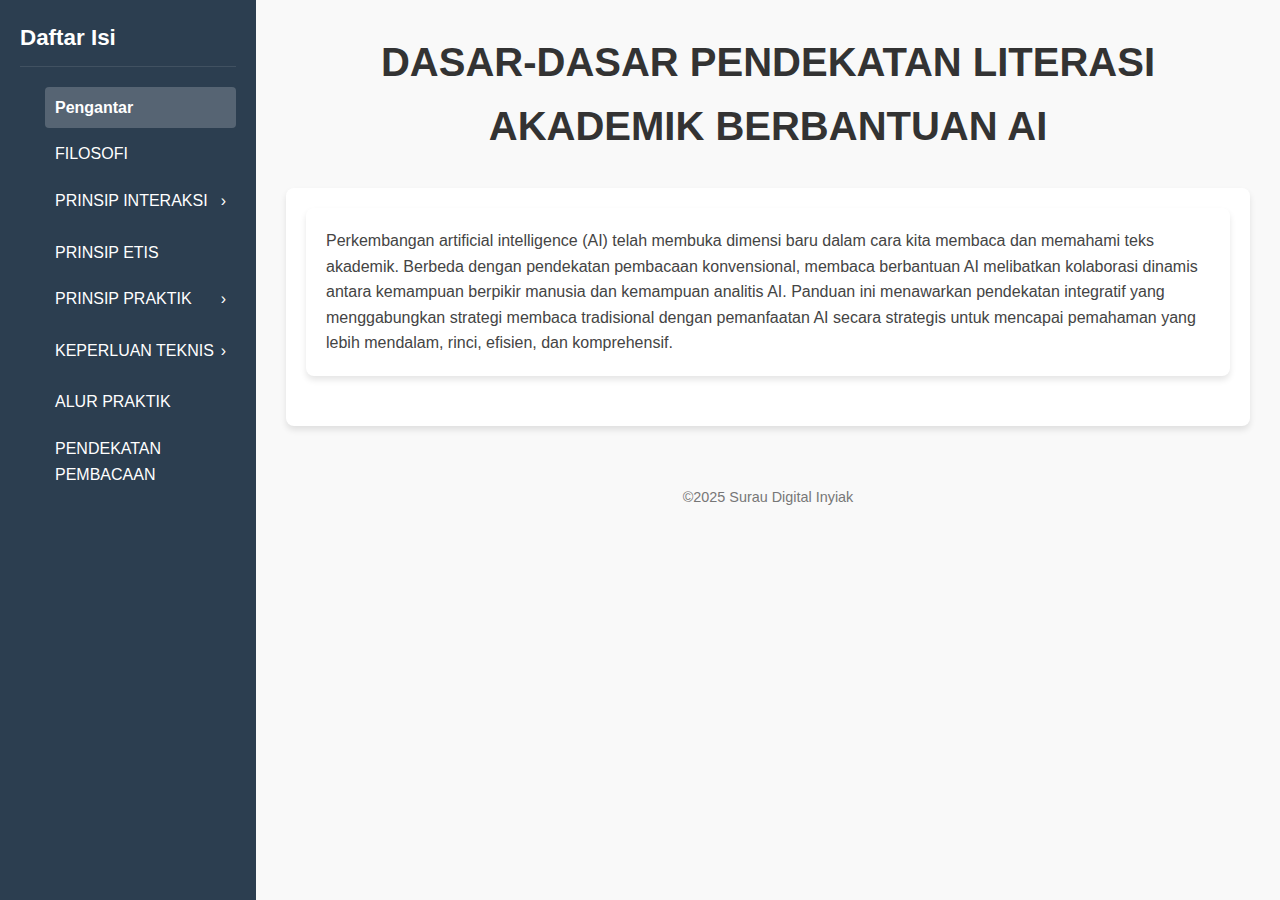
<file: contents/01-pengantar-ws.html>
<!DOCTYPE html>
<html lang="id">
<head>
    <meta charset="UTF-8">
    <meta name="viewport" content="width=device-width, initial-scale=1.0">
    <title>Dasar-dasar Pendekatan Literasi Akademik Berbantuan AI</title>
    <style>
        /* Variabel CSS untuk warna tema */
        :root {
            --argumentative-color: #4a6fa5;
            --argumentative-light: #d4e0f7;
            --empirical-color: #5b8c5a;
            --empirical-light: #d4ebd4;
            --narrative-color: #a55e4a;
            --narrative-light: #f7d4d4;
            --conceptual-color: #8c5a8c;
            --conceptual-light: #ebd4eb;
            --header-color: #333;
            --text-color: #444;
            --background-color: #f9f9f9;
            --border-radius: 8px;
            --transition-speed: 0.3s;
            --box-shadow: 0 4px 6px rgba(0, 0, 0, 0.1);
            --sidebar-width: 20%;
            --content-width: 80%;
        }

        /* Reset dan Dasar */
        * {
            margin: 0;
            padding: 0;
            box-sizing: border-box;
        }

        body {
            font-family: 'Segoe UI', Tahoma, Geneva, Verdana, sans-serif;
            line-height: 1.6;
            color: var(--text-color);
            background-color: var(--background-color);
            display: flex;
            min-height: 100vh;
        }

        /* Sidebar Styles */
        .sidebar {
            width: var(--sidebar-width);
            background-color: #2c3e50;
            color: white;
            padding: 20px;
            overflow-y: auto;
            height: 100vh;
            position: sticky;
            top: 0;
        }

        .sidebar h2 {
            color: white;
            margin-bottom: 20px;
            padding-bottom: 10px;
            border-bottom: 1px solid rgba(255, 255, 255, 0.1);
        }

        .sidebar-nav {
            list-style: none;
        }

        .sidebar-nav li {
            margin-bottom: 5px;
        }

        .sidebar-nav a {
            color: white;
            text-decoration: none;
            display: block;
            padding: 8px 10px;
            border-radius: 4px;
            transition: background-color 0.2s;
        }

        .sidebar-nav a:hover {
            background-color: rgba(255, 255, 255, 0.1);
        }

        .sidebar-nav .active {
            background-color: rgba(255, 255, 255, 0.2);
            font-weight: bold;
        }

        /* Nested Navigation */
        .nav-dropdown {
            list-style: none;
            padding-left: 15px;
            max-height: 0;
            overflow: hidden;
            transition: max-height var(--transition-speed) ease;
        }

        .nav-dropdown.show {
            max-height: 1000px;
        }

        .nav-item {
            position: relative;
        }

        .nav-toggle {
            position: absolute;
            right: 10px;
            top: 8px;
            cursor: pointer;
            transition: transform var(--transition-speed);
        }

        .nav-item.active > .nav-toggle {
            transform: rotate(90deg);
        }

        /* Content Styles */
        .content {
            width: var(--content-width);
            padding: 30px;
            overflow-y: auto;
        }

        h1 {
            text-align: center;
            color: var(--header-color);
            margin-bottom: 30px;
            font-size: 2.5rem;
        }

        h2 {
            font-size: 1.4rem;
            margin-bottom: 10px;
        }

        /* Container */
        .intro {
            background-color: white;
            padding: 20px;
            border-radius: var(--border-radius);
            margin-bottom: 30px;
            box-shadow: var(--box-shadow);
        }

        /* Section Styles */
        .content-section {
            display: none;
            background-color: white;
            padding: 20px;
            border-radius: var(--border-radius);
            margin-bottom: 20px;
            box-shadow: var(--box-shadow);
        }

        .content-section.active {
            display: block;
        }

        /* Text Type Specific Colors */
        .argumentative {
            border-left: 4px solid var(--argumentative-color);
        }

        .empirical {
            border-left: 4px solid var(--empirical-color);
        }

        .narrative {
            border-left: 4px solid var(--narrative-color);
        }

        .conceptual {
            border-left: 4px solid var(--conceptual-color);
        }

        /* List Styles */
        ul, ol {
            padding-left: 25px;
            margin-bottom: 10px;
        }

        li {
            margin-bottom: 5px;
        }

        /* Utility Classes */
        .mb-10 {
            margin-bottom: 10px;
        }

        /* Footer */
        .footer {
            text-align: center;
            margin-top: 40px;
            padding: 20px;
            color: #777;
            font-size: 0.9rem;
        }

        /* Responsive */
        @media (max-width: 768px) {
            body {
                flex-direction: column;
            }
            
            .sidebar {
                width: 100%;
                height: auto;
                position: relative;
            }
            
            .content {
                width: 100%;
            }
        }
    </style>
</head>
<body>
    <!-- Sidebar Navigation -->
    <div class="sidebar">
        <h2>Daftar Isi</h2>
        <ul class="sidebar-nav">
            <li class="nav-item">
                <a href="#" class="nav-link" data-section="intro">Pengantar</a>
            </li>
            
            <!-- Filosofi -->
            <li class="nav-item">
                <a href="#" class="nav-link" data-section="filosofi">FILOSOFI</a>
            </li>
            
            <!-- Prinsip Interaksi -->
            <li class="nav-item">
                <a href="#" class="nav-link" data-section="prinsip-interaksi">PRINSIP INTERAKSI</a>
                <span class="nav-toggle">›</span>
                <ul class="nav-dropdown">
                    <li><a href="#" class="nav-link" data-section="cara-kerja-ai">Cara Kerja AI</a></li>
                    <li><a href="#" class="nav-link" data-section="cara-kerja-manusia">Cara Kerja Manusia</a></li>
                    <li><a href="#" class="nav-link" data-section="interaksi-produktif">Interaksi Produktif Manusia-AI</a></li>
                </ul>
            </li>

            <!-- Prinsip Etis -->
            <li class="nav-item">
                <a href="#" class="nav-link" data-section="prinsip-etis">PRINSIP ETIS</a>
            </li>
            
            <!-- Prinsip Praktik -->
            <li class="nav-item">
                <a href="#" class="nav-link" data-section="prinsip-praktik">PRINSIP PRAKTIK</a>
                <span class="nav-toggle">›</span>
                <ul class="nav-dropdown">
                    <li><a href="#" class="nav-link" data-section="praktik-fasilitator">Praktik Fasilitator</a></li>
                    <li><a href="#" class="nav-link" data-section="praktik-peserta">Praktik Peserta</a></li>
                    <li><a href="#" class="nav-link" data-section="praktik-bertanya">Praktik Bertanya</a></li>
                </ul>
            </li>
            
            <!-- Keperluan Teknis -->
            <li class="nav-item">
                <a href="#" class="nav-link" data-section="keperluan-teknis">KEPERLUAN TEKNIS</a>
                <span class="nav-toggle">›</span>
                <ul class="nav-dropdown">
                    <li><a href="#" class="nav-link" data-section="perangkat-keras">Perangkat Keras</a></li>
                    <li><a href="#" class="nav-link" data-section="perangkat-lunak">Perangkat Lunak</a></li>
                </ul>
            </li>
            
            <!-- Alur Praktik -->
            <li class="nav-item">
                <a href="#" class="nav-link" data-section="alur-praktik">ALUR PRAKTIK</a>
            </li>
            
            <!-- Praktik Pembacaan -->
            <li class="nav-item">
                <a href="#" class="nav-link" data-section="pendekatan-pembacaan">PENDEKATAN PEMBACAAN</a>
            </li>
        </ul>
    </div>

    <!-- Main Content -->
    <div class="content">
        <h1>DASAR-DASAR PENDEKATAN LITERASI AKADEMIK BERBANTUAN AI</h1>
        
        <!-- Intro Section -->
        <div class="content-section active" id="intro">
            <div class="intro">
                <p>Perkembangan artificial intelligence (AI) telah membuka dimensi baru dalam cara kita membaca dan memahami teks akademik. Berbeda dengan pendekatan pembacaan konvensional, membaca berbantuan AI melibatkan kolaborasi dinamis antara kemampuan berpikir manusia dan kemampuan analitis AI. Panduan ini menawarkan pendekatan integratif yang menggabungkan strategi membaca tradisional dengan pemanfaatan AI secara strategis untuk mencapai pemahaman yang lebih mendalam, rinci, efisien, dan komprehensif.</p>
            </div>
        </div>

        <!-- Filosofi -->
        <div class="content-section argumentative" id="filosofi">
            <h2>FILOSOFI DASAR</h2>
            <ul>
                <li>Kunci dari kerjasama manusia dengan AI untuk peningkatan kemampuan akademik adalah tetap kemampuan membaca.</li>
                <li>Tinggi atau rendahnya kemampuan membaca seseorang pada dasarnya ditentukan oleh kemampuannya bertanya/mempertanyakan.</li>
                <li>Membaca dan bertanya adalah cara mendapatkan pemahaman atas informasi yang diberikan AI.</li>
                <li>Jika tidak, AI sebagai mesin justru akan mengubah pikiran manusia menjadi tempat penyimpanan informasi (<i>storage</i>).</li>
            </ul>
        </div>
        
        <!-- Prinsip Interaksi -->
        <div class="content-section empirical" id="prinsip-interaksi">
            <h2>Membaca dengan AI adalah membaca menggunakan mesin yang tak lain adalah buatan manusia.</h2>
        </div>

        <!-- Cara Kerja AI -->
        <div class="content-section empirical" id="cara-kerja-ai">
            <h3>Cara Kerja AI</h3>
            <p><strong>Beda Maha Pintar dengan Sok Tahu hanya Setipis Kulit Bawang</strong></p>
            <ul>
                <li>AI jadi sangat pintar, tahu segala, karena LLM (Large Language Model) dan Knowledge Graph (KG) yang jadi "otaknya." LLM adalah kumpulan triliunan data yang selama ini beredar di internet dan kemudian diolah berdasarkan KG sehingga bisa menjawab apa pun pertanyaan.</li>
                <li>Setiap pertanyaan dijawab AI dengan mekanisme "kemiripan" pola pertanyaan dengan pola yang dia temukan di Data Besar. Data Besar yang tersedia di internet tidak semua terverifikasi. Karena itu, terbukalah potensi sok tahu atau halusinasi</li>
                <li>Khusus AI yang diberi makan data dari microsite seperti medsos, dia tidak hanya rentan halusinasi, tapi juga poisoning informasi. Informasi di medsos direkayasa, sehinga hasil rekayasaan itu yang dimakan AI.</li>
            </ul>
        </div>

        <!-- Cara Kerja Manusia -->
        <div class="content-section empirical" id="cara-kerja-manusia">
            <h3>Cara Kerja Manusia</h3>
            <ul>
                <li>Manusia memakai Ai sebagai mesin/alat untuk membantu menjawab pertanyaan. Dia diprogram untuk ikut maunya manusia. Secara fungsional dia akan menjawab apa pun pertanyaan, sebab jawaban lah yang akan <strong>memuaskan manusia.</strong></li>
                <li>Ketika dia tidak punya jawaban yang pasti, dia mulai "ngarang/halu", asal jawab. AI kadang bersikap seperti bawahan yang ABS (asal bapak senang).</li>
                <li>Pola default di atas secara psikologis terasa nikmat bagi manusia. Akibatnya, manusia bisa mengalami affirmative addiction (kecanduan mendapat iya dari AI).</li>
                <li>Karena itu, AI semakin ditanya, semakin dia memberi jawaban. Manusialah yang bertanggung jawab menghentikan pertanyaan <strong>untuk sementara waktu</strong> saat sudah merasa cukup.</li>
            </ul>
        </div>

        <!-- Interaksi Produktif Manusia-AI -->
        <div class="content-section empirical" id="interaksi-produktif">
            <h3>Cara Berhubungan dengan AI agar Produktif</h3>
            <ul>
                <li>Kalau anda tidak mengerti, tanya terus sampai anda mengerti. Tidak peduli jika yang anda tidak mengerti adalah sebuah kata sederhana. <strong>Jangan sungkan. AI bukan manusia. Dia tidak bisa berubah jadi guru yang melecehkan dan merendahkan murid, kecuali jika diminta.</strong></li>
                <li>Berhentilah bertanya dan cobalah menyimpulkan jika anda merasa pertanyaan anda telah terjawab.</li>
                <li>Pindah pada pertanyaan lain, temukan pemahaman baru</li>
                <li>Hubungkan pemahaman satu dengan pemahaman yang lain (lakukan sintesis). Lalu uji sintesis ini dengan bertanya lagi pada AI. <strong>Begitu seterusnya!</strong></li>
            </ul>
        </div>

        <!-- Prinsip Etis -->
        <div class="content-section empirical" id="prinsip-etis">
            <h2>PRINSIP ETIS: Kejujuran dan kerendahhatian adalah di atas segala-galanya </h2>
            <p>AI adalah alat bantu, dia bagai kaca pembesar atau kacamata yang dipakai ketika membaca. <strong>AI bukan joki ujian</strong></p>
            <ul>
                <li>Memakai kacamata/kaca pembesar untuk membaca tidaklah memalukan. Yang memalukan adalah memakai jasa joki untuk ujian.</li>
                <li>Tetaplah sadar bahwa AI bisa halu dan menyesatkan. Dia tidak sempurna, karena yang membuatnya adalah manusia.</li>
                <li>Selalu uji dan pertanyakan jawaban-jawaban penting AI</li>
                <li>Jangan sekali-sekali percaya pujian yang dilontarkan AI. Jangan tergoda rayuan mesin</li>
            </ul>
        </div>

        <!-- Prinsip Praktik -->
        <div class="content-section narrative" id="prinsip-praktik">
            <h2>PRINSIP PRAKTIK</h2>
            <p>Jalannya workshop ini dirancang dengan prinsip: <strong>Fasilitator tidak berperan penyampai pengetahuan. Fasilitator adalah pelindung dan pengelola ruang tempat tumbuhnya pemahaman dan makna. Bahasa tanya-tanya jawab (dialog) adalah alat utamanya.</strong></p>
        </div>

        <!-- Praktik Fasilitator -->
        <div class="content-section narrative" id="praktik-fasilitator">
            <h3>Tugas Fasilitator</h3>
            <p>Karena fasilitator bukan nabi penyampai pengetahuan, maka tugasnya dalam workshop ini adalah:</p>
            <ul>
                <li>Memberitahukan teknik dan prinsip-prinsipnya. Itupun sebatas yang diketahui dan telah dipraktikkannya.</li>
                <li>Membantu menavigasi pertanyaan-pertanyaan yang akan diajukan peserta pada AI</li>
                <li>Membantu peserta melakukan sintesis gagasan. Membantu menemukan hubungan satu gagasan dengan yang lain</li>
                <li>Semua itu hanya bisa dilakukan fasilitator jika dia menyimak dengan seksama tanya-jawab peserta dengan AI</li>
            </ul>
        </div>

        <!-- Praktik Peserta -->
        <div class="content-section narrative" id="praktik-peserta">
            <h3>Tugas Peserta</h3>
            <p>Karena peserta adalah "tanah" tempat akan tumbuhnya pemahaman dan makna, maka tugasnya adalah:</p>
            <ul>
                <li>Memiliki teks dan kepentingan tertentu terhadap teks itu. Apa yang akan dicari tahu/dipahami dari teks tersebut. <strong>Intinya peserta harus punya pertanyaan mendasar terkait teks.</strong></li>
                <li>Memahami pertanyaan panduan (<i>prompting</i> dasar) yang ditawarkan fasilitator. <strong>Dan mencatatnya.</strong></li>
                <li>Mampu membahasakan pertanyaan panduan tersebut ke dalam bahasa tulis dan memberikannya pada AI</li>
                <li>Membaca dan memahami jawaban AI serta mendiskusikan pemahaman itu dengan fasilitator jika diperlukan.</li>
                <li>Menemukan pertanyaan lanjutan kepada AI berdasarkan pemahaman atas jawaban AI sebelumnya. Pertanyaan ini bisa ditemukan sendiri maupun bersama dengan fasilitator.</li>
                <li><stong>Proses seperti ini bersifat iteratif (berulang), seperti halnya proses belajar pada umumnya.</stong></li>
            </ul>
            <p>Proses tanya-jawab iteratif dengan AI ini dipandu dan ditentukan oleh kepentingan peserta terhadap teks. Kepentingan ini menjadi kerangka besar</p>
            <p><strong>Inti workshop ini adalah menawarkan 3 pendekatan dasar untuk menunaikan kepentingan itu.</strong></p>
        </div>

        <!-- Praktik Bertanya -->
        <div class="content-section narrative" id="praktik-bertanya">
            <h3>Cara Bertanya</h3>
            <ul>
                <li>Persiapkan teks sesuai dengan kriteria teknis yang sesuai</li>
                <li>Batasi dan kontrol AI dengan perintah di awal. Misal: Jangan merespon berdasarkan data dan informasi di luar teks.</li>
                <li>Selalu beri konteks atau latar belakang untuk setiap pertanyaan.</li>
                <li>Berikan bertanyaan secara terstruktur dan sistematis.</li>
                <li>Selalu catat, baik pertanyaan maupun jawaban.</li>
            </ul>
        </div>

        <!-- Keperluan Teknis -->
        <div class="content-section conceptual" id="keperluan-teknis">
            <h2>KEPERLUAN TEKNIS</h2>
            <p>Pada prinsipnya tidak ada kebutuhan teknis khusus dalam pemakaian AI. Alasannya, AI sebagai platform komersial sudah begitu massif sebagaimana halnya medsos. AI dapat dipakai sambil tiduran atau jongkok di kamar mandi. Tapi agar tujuan peningkatan literasi akademik berbantuan AI bisa tercapai, maka ada aspek teknis yang perlu diperhatikan. </p>
        </div>

        <!-- Perangkat Keras -->
        <div class="content-section conceptual" id="perangkat-keras">
            <h3>Perangkat Keras</h3>
            <ul>
                <li>Laptop atau desktop. Bisa juga tablet selama layar cukup lebar untuk navigasi multitasking</li>
                <li>Mouse jika diperlukan untuk memudahkan navigasi multitasking</li>
                <li>Koneksi internet yang stabil</li>
                <li>Output dan input audio yang baik</li>
            </ul>
        </div>

        <!-- Perangkat Lunak -->
        <div class="content-section conceptual" id="perangkat-lunak">
            <h3>Perangkat Lunak</h3>
            <ul>
                <li>Akun-akun AI yang bisa dipakai</li>
                <li>Zoom</li>
                <li>Platform pengolah text, diutamakan yang bisa membaca teks markup sederhana seperti Marktext dan Macdown</li>
            </ul>
        </div>

        <!-- Alur Praktik -->
        <div class="content-section" id="alur-praktik">
            <h2>GAMBARAN UMUM ALUR PEMBACAAN</h2>
            <ul>
                <li>Pengantar Pendekatan Pembacaan dan Prinsip Pertanyaan Panduan (30 menit)</li>
                <li>Praktik Mandiri Peserta (10 menit)</li>
                <li>Pembahasan Hasil Praktik Mandiri (30 menit)</li>
                <li>Praktik Mandiri (10 menit)</li>
                <li>Pembahasan dan Tanya-jawab dengan Fasilitator (30 menit)</li>
                <li>Penyimpulan Sesi (10 menit)</li>
            </ul>
        </div>

        <!-- Pendekatan Pembacaan -->
        <div class="content-section" id="pendekatan-pembacaan">
            <h2>PENDEKATAN PEMBACAAN</h2>
            <p>[Tempatkan konten praktik pembacaan dari template di sini]</p>
        </div>

        <div class="footer">
            <p>©2025 Surau Digital Inyiak</p>
        </div>
    </div>

    <script>
        document.addEventListener('DOMContentLoaded', function() {
            // Setup dropdown navigation
            const navItems = document.querySelectorAll('.nav-item');
            navItems.forEach(item => {
                const toggle = item.querySelector('.nav-toggle');
                if (toggle) {
                    toggle.addEventListener('click', function(e) {
                        e.stopPropagation();
                        item.classList.toggle('active');
                        const dropdown = item.querySelector('.nav-dropdown');
                        if (item.classList.contains('active')) {
                            dropdown.classList.add('show');
                        } else {
                            dropdown.classList.remove('show');
                        }
                    });
                }
            });

            // Setup navigation links
            const navLinks = document.querySelectorAll('.nav-link');
            const contentSections = document.querySelectorAll('.content-section');
            
            navLinks.forEach(link => {
                link.addEventListener('click', function(e) {
                    e.preventDefault();
                    
                    // Remove active class from all links
                    navLinks.forEach(navLink => {
                        navLink.classList.remove('active');
                    });
                    
                    // Add active class to clicked link
                    this.classList.add('active');
                    
                    // Hide all content sections
                    contentSections.forEach(section => {
                        section.classList.remove('active');
                    });
                    
                    // Show the selected content section
                    const sectionId = this.getAttribute('data-section');
                    document.getElementById(sectionId).classList.add('active');
                    
                    // Scroll to top of content
                    document.querySelector('.content').scrollTo(0, 0);
                });
            });

            // Activate the first link by default
            if (navLinks.length > 0) {
                navLinks[0].click();
            }
        });
    </script>
</body>
</html>
</file>
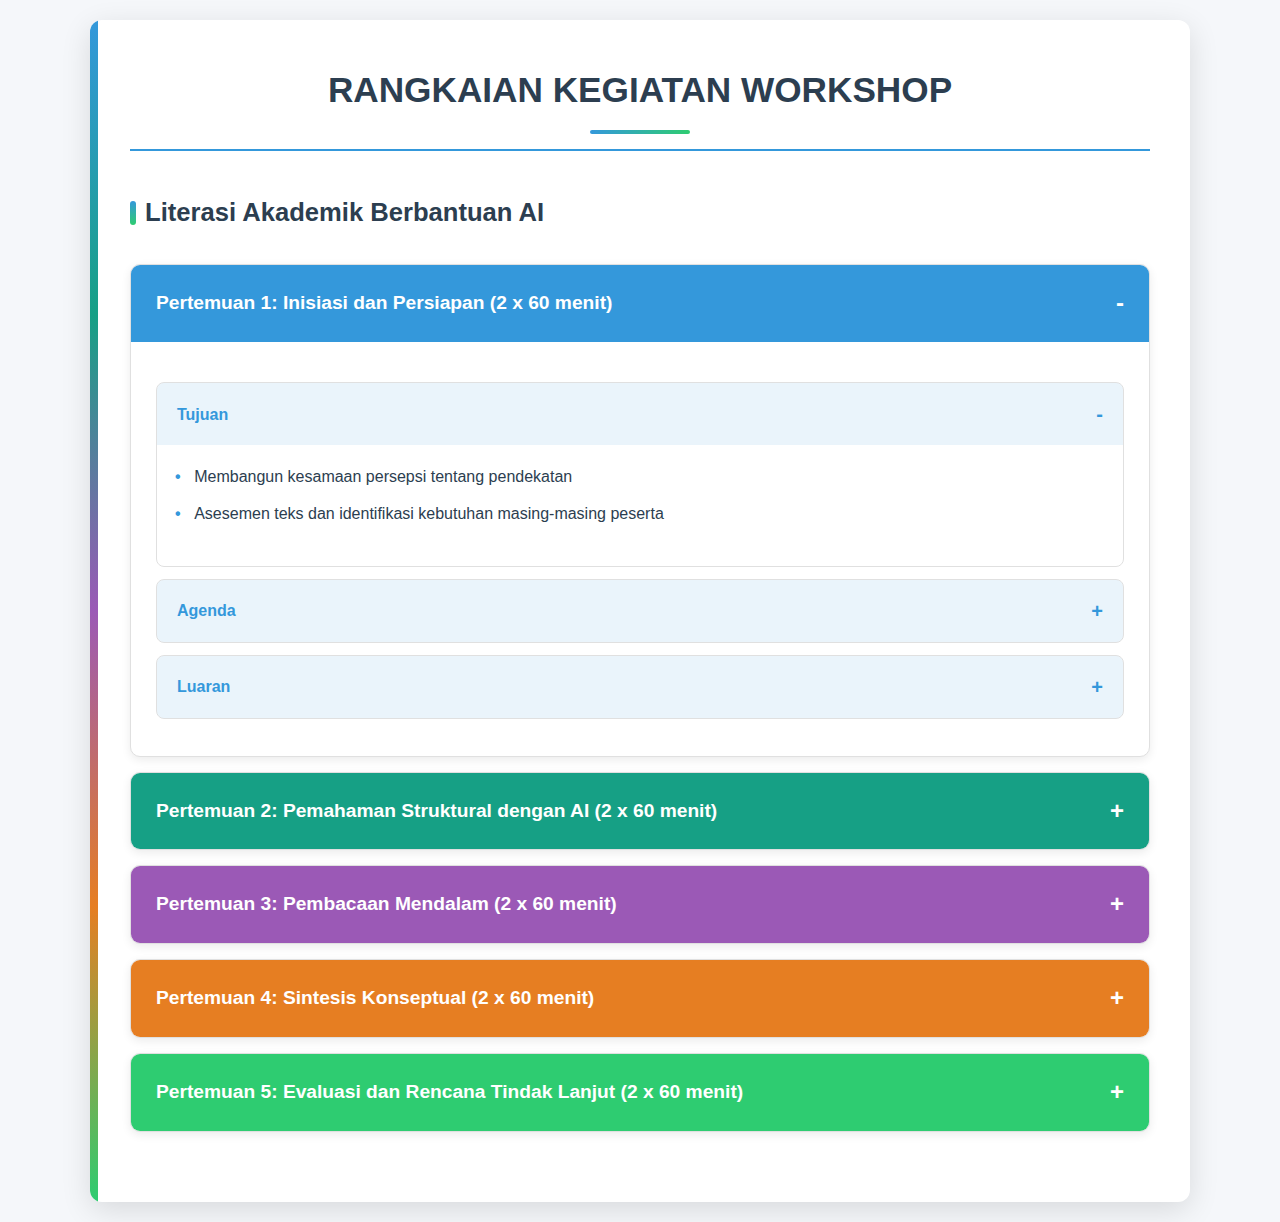
<file: contents/02-rangkaian-kegiatan.html>
<!DOCTYPE html>
<html lang="id">
<head>
    <meta charset="UTF-8">
    <meta name="viewport" content="width=device-width, initial-scale=1.0">
    <title>Workshop Literasi Akademik Berbantuan AI</title>
    <style>
        :root {
            /* Warna dasar */
            --text-color: #2c3e50;
            --light-bg: #f5f7fa;
            --card-bg: #ffffff;
            --border-color: #e0e0e0;
            
            /* Warna untuk setiap pertemuan */
            --pertemuan-1: #3498db; /* Biru */
            --pertemuan-2: #16a085; /* Teal */
            --pertemuan-3: #9b59b6; /* Ungu */
            --pertemuan-4: #e67e22; /* Oranye */
            --pertemuan-5: #2ecc71; /* Hijau */
            
            /* Variasi warna untuk hover */
            --pertemuan-1-hover: #2980b9;
            --pertemuan-2-hover: #1abc9c;
            --pertemuan-3-hover: #8e44ad;
            --pertemuan-4-hover: #d35400;
            --pertemuan-5-hover: #27ae60;
        }
        
        * {
            margin: 0;
            padding: 0;
            box-sizing: border-box;
        }
        
        body {
            font-family: 'Segoe UI', Tahoma, Geneva, Verdana, sans-serif;
            line-height: 1.7;
            color: var(--text-color);
            background-color: var(--light-bg);
            padding: 20px;
        }
        
        .container {
            max-width: 1100px;
            margin: 0 auto;
            background: var(--card-bg);
            border-radius: 12px;
            box-shadow: 0 8px 30px rgba(0,0,0,0.12);
            padding: 40px;
            position: relative;
            overflow: hidden;
        }
        
        .container::before {
            content: '';
            position: absolute;
            top: 0;
            left: 0;
            width: 8px;
            height: 100%;
            background: linear-gradient(to bottom, 
                var(--pertemuan-1), 
                var(--pertemuan-2), 
                var(--pertemuan-3), 
                var(--pertemuan-4), 
                var(--pertemuan-5));
        }
        
        h1 {
            color: var(--text-color);
            text-align: center;
            margin-bottom: 30px;
            padding-bottom: 15px;
            border-bottom: 2px solid var(--pertemuan-1);
            font-size: 2.2rem;
            position: relative;
        }
        
        h1::after {
            content: '';
            display: block;
            width: 100px;
            height: 4px;
            background: linear-gradient(to right, 
                var(--pertemuan-1), 
                var(--pertemuan-5));
            margin: 10px auto 0;
            border-radius: 2px;
        }
        
        h2 {
            color: var(--text-color);
            margin-top: 40px;
            margin-bottom: 20px;
            font-size: 1.6rem;
            position: relative;
            padding-left: 15px;
        }
        
        h2::before {
            content: '';
            position: absolute;
            left: 0;
            top: 50%;
            transform: translateY(-50%);
            width: 6px;
            height: 24px;
            background: linear-gradient(to bottom, 
                var(--pertemuan-1), 
                var(--pertemuan-5));
            border-radius: 3px;
        }
        
        /* Sistem Accordion Utama */
        .main-accordion {
            margin: 30px 0;
        }
        
        .main-accordion-item {
            margin-bottom: 15px;
            border-radius: 10px;
            overflow: hidden;
            box-shadow: 0 3px 10px rgba(0,0,0,0.08);
            border: 1px solid var(--border-color);
            background-color: var(--card-bg);
            transition: all 0.3s ease;
        }
        
        .main-accordion-item:hover {
            box-shadow: 0 5px 15px rgba(0,0,0,0.12);
        }
        
        /* Warna header accordion untuk setiap pertemuan */
        .main-accordion-item:nth-child(1) .main-accordion-header {
            background-color: var(--pertemuan-1);
        }
        .main-accordion-item:nth-child(1) .main-accordion-header:hover {
            background-color: var(--pertemuan-1-hover);
        }
        
        .main-accordion-item:nth-child(2) .main-accordion-header {
            background-color: var(--pertemuan-2);
        }
        .main-accordion-item:nth-child(2) .main-accordion-header:hover {
            background-color: var(--pertemuan-2-hover);
        }
        
        .main-accordion-item:nth-child(3) .main-accordion-header {
            background-color: var(--pertemuan-3);
        }
        .main-accordion-item:nth-child(3) .main-accordion-header:hover {
            background-color: var(--pertemuan-3-hover);
        }
        
        .main-accordion-item:nth-child(4) .main-accordion-header {
            background-color: var(--pertemuan-4);
        }
        .main-accordion-item:nth-child(4) .main-accordion-header:hover {
            background-color: var(--pertemuan-4-hover);
        }
        
        .main-accordion-item:nth-child(5) .main-accordion-header {
            background-color: var(--pertemuan-5);
        }
        .main-accordion-item:nth-child(5) .main-accordion-header:hover {
            background-color: var(--pertemuan-5-hover);
        }
        
        .main-accordion-header {
            color: white;
            padding: 18px 25px;
            cursor: pointer;
            font-weight: 600;
            font-size: 1.2rem;
            display: flex;
            justify-content: space-between;
            align-items: center;
            transition: all 0.3s;
            position: relative;
        }
        
        .main-accordion-header::after {
            content: '+';
            font-size: 24px;
            transition: transform 0.3s;
        }
        
        .main-accordion-item.active .main-accordion-header::after {
            content: '-';
        }
        
        .main-accordion-content {
            padding: 0;
            max-height: 0;
            overflow: hidden;
            transition: max-height 0.4s ease-out, padding 0.3s ease;
        }
        
        .main-accordion-item.active .main-accordion-content {
            padding: 25px;
            max-height: 5000px;
        }
        
        /* Sistem Accordion Kedua (nested) */
        .nested-accordion {
            margin: 15px 0 0;
        }
        
        .nested-accordion-item {
            margin-bottom: 12px;
            border-radius: 8px;
            overflow: hidden;
            border: 1px solid var(--border-color);
        }
        
        /* Warna nested accordion mengikuti warna pertemuan */
        .main-accordion-item:nth-child(1) .nested-accordion-header {
            background-color: rgba(52, 152, 219, 0.1);
            color: var(--pertemuan-1);
        }
        .main-accordion-item:nth-child(2) .nested-accordion-header {
            background-color: rgba(22, 160, 133, 0.1);
            color: var(--pertemuan-2);
        }
        .main-accordion-item:nth-child(3) .nested-accordion-header {
            background-color: rgba(155, 89, 182, 0.1);
            color: var(--pertemuan-3);
        }
        .main-accordion-item:nth-child(4) .nested-accordion-header {
            background-color: rgba(230, 126, 34, 0.1);
            color: var(--pertemuan-4);
        }
        .main-accordion-item:nth-child(5) .nested-accordion-header {
            background-color: rgba(46, 204, 113, 0.1);
            color: var(--pertemuan-5);
        }
        
        .nested-accordion-header {
            padding: 14px 20px;
            cursor: pointer;
            font-weight: 600;
            display: flex;
            justify-content: space-between;
            align-items: center;
            transition: all 0.2s;
        }
        
        .main-accordion-item:nth-child(1) .nested-accordion-header:hover {
            background-color: rgba(52, 152, 219, 0.2);
        }
        .main-accordion-item:nth-child(2) .nested-accordion-header:hover {
            background-color: rgba(22, 160, 133, 0.2);
        }
        .main-accordion-item:nth-child(3) .nested-accordion-header:hover {
            background-color: rgba(155, 89, 182, 0.2);
        }
        .main-accordion-item:nth-child(4) .nested-accordion-header:hover {
            background-color: rgba(230, 126, 34, 0.2);
        }
        .main-accordion-item:nth-child(5) .nested-accordion-header:hover {
            background-color: rgba(46, 204, 113, 0.2);
        }
        
        .nested-accordion-header::after {
            content: '+';
            font-size: 20px;
            transition: transform 0.3s;
        }
        
        .nested-accordion-item.active .nested-accordion-header::after {
            content: '-';
        }
        
        .nested-accordion-content {
            padding: 0;
            max-height: 0;
            overflow: hidden;
            transition: max-height 0.3s ease-out, padding 0.3s ease;
        }
        
        .nested-accordion-item.active .nested-accordion-content {
            padding: 18px;
            max-height: 3000px;
        }
        
        /* Konten Styles */
        .content-block {
            margin-bottom: 20px;
        }
        
        .content-block li {
            margin-bottom: 10px;
        }
        
        .content-block ul, .content-block ol {
            list-style-type: none;
        }
        
        .content-block ul > li {
            position: relative;
            padding-left: 1.2em;
        }
        
        /* Warna bullet point mengikuti warna pertemuan */
        .main-accordion-item:nth-child(1) .content-block ul > li::before {
            color: var(--pertemuan-1);
        }
        .main-accordion-item:nth-child(2) .content-block ul > li::before {
            color: var(--pertemuan-2);
        }
        .main-accordion-item:nth-child(3) .content-block ul > li::before {
            color: var(--pertemuan-3);
        }
        .main-accordion-item:nth-child(4) .content-block ul > li::before {
            color: var(--pertemuan-4);
        }
        .main-accordion-item:nth-child(5) .content-block ul > li::before {
            color: var(--pertemuan-5);
        }
        
        .content-block ul > li::before {
            content: '•';
            font-weight: bold;
            display: inline-block;
            width: 1em;
            position: absolute;
            left: 0;
        }
        
        .content-block ol {
            counter-reset: olcounter;
        }
        
        .content-block ol > li {
            counter-increment: olcounter;
            position: relative;
            padding-left: 1.2em;
        }
        
        /* Warna nomor mengikuti warna pertemuan */
        .main-accordion-item:nth-child(1) .content-block ol > li::before {
            color: var(--pertemuan-1);
        }
        .main-accordion-item:nth-child(2) .content-block ol > li::before {
            color: var(--pertemuan-2);
        }
        .main-accordion-item:nth-child(3) .content-block ol > li::before {
            color: var(--pertemuan-3);
        }
        .main-accordion-item:nth-child(4) .content-block ol > li::before {
            color: var(--pertemuan-4);
        }
        .main-accordion-item:nth-child(5) .content-block ol > li::before {
            color: var(--pertemuan-5);
        }
        
        .content-block ol > li::before {
            content: counter(olcounter) '.';
            font-weight: bold;
            display: inline-block;
            width: 1.2em;
            position: absolute;
            left: 0;
        }
        
        /* Box Catatan Penting */
        .important-note {
            background-color: #fff8e6;
            border-left: 4px solid #ffc107;
            padding: 15px;
            margin: 20px 0;
            border-radius: 0 8px 8px 0;
        }
        
        .important-note-title {
            font-weight: 600;
            color: #ff9800;
            margin-bottom: 8px;
            display: flex;
            align-items: center;
        }
        
        .important-note-title::before {
            content: '❗';
            margin-right: 8px;
            font-size: 1.2em;
        }
        
        /* Responsive */
        @media (max-width: 768px) {
            .container {
                padding: 20px 15px;
            }
            
            h1 {
                font-size: 1.8rem;
            }
            
            .main-accordion-header {
                padding: 15px 20px;
                font-size: 1.1rem;
            }
            
            .nested-accordion-header {
                padding: 12px 15px;
            }
        }
    </style>
</head>
<body>
    <div class="container">
        <h1>RANGKAIAN KEGIATAN WORKSHOP</h1>
        <h2>Literasi Akademik Berbantuan AI</h2>
        
        <div class="main-accordion">
            <!-- Pertemuan 1 -->
            <div class="main-accordion-item">
                <div class="main-accordion-header">Pertemuan 1: Inisiasi dan Persiapan (2 x 60 menit)</div>
                <div class="main-accordion-content">
                    <div class="nested-accordion">
                        <div class="nested-accordion-item">
                            <div class="nested-accordion-header">Tujuan</div>
                            <div class="nested-accordion-content">
                                <div class="content-block">
                                    <ul>
                                        <li>Membangun kesamaan persepsi tentang pendekatan</li>
                                        <li>Asesemen teks dan identifikasi kebutuhan masing-masing peserta</li>
                                    </ul>
                                </div>
                            </div>
                        </div>
                        
                        <div class="nested-accordion-item">
                            <div class="nested-accordion-header">Agenda</div>
                            <div class="nested-accordion-content">
                                <div class="content-block">
                                    <ol>
                                        <li>
                                            <strong>Pengenalan konsep membaca akademis berbantuan AI (30 menit)</strong>
                                            <ul>
                                                <li>Filosofi pendekatan</li>
                                                <li>Etika penggunaan AI</li>
                                                <li>Pengenalan teknis</li>
                                                <li>Penjelasan peran mentor dan aktivitas peserta</li>
                                            </ul>
                                        </li>
                                        <li>
                                            <strong>Pemetaan Awal Kebutuhan (60 menit)</strong>
                                            <ul>
                                                <li>Setiap peserta mempresentasikan teks akademis yang akan dianalisis</li>
                                                <li>Diskusi karakteristik teks</li>
                                                <li>Identifikasi tantangan spesifik dalam memahami teks</li>
                                            </ul>
                                        </li>
                                    </ol>
                                </div>
                            </div>
                        </div>
                        
                        <div class="nested-accordion-item">
                            <div class="nested-accordion-header">Luaran</div>
                            <div class="nested-accordion-content">
                                <div class="content-block">
                                    <ul>
                                        <li>Kontrak Belajar</li>
                                        <li>Matriks Kebutuhan Individu</li>
                                        <li>Kesepakatan metodologis</li>
                                    </ul>
                                </div>
                            </div>
                        </div>
                    </div>
                </div>
            </div>
            
            <!-- Pertemuan 2 -->
            <div class="main-accordion-item">
                <div class="main-accordion-header">Pertemuan 2: Pemahaman Struktural dengan AI (2 x 60 menit)</div>
                <div class="main-accordion-content">
                    <div class="nested-accordion">
                        <div class="nested-accordion-item">
                            <div class="nested-accordion-header">Tujuan</div>
                            <div class="nested-accordion-content">
                                <div class="content-block">
                                    <ul>
                                        <li>Mengembangkan kemampuan memetakan struktur teks menggunakan AI</li>
                                        <li>Melatih keterampilan bertanya pada AI</li>
                                    </ul>
                                </div>
                            </div>
                        </div>
                        
                        <div class="nested-accordion-item">
                            <div class="nested-accordion-header">Agenda</div>
                            <div class="nested-accordion-content">
                                <div class="content-block">
                                    <ol>
                                        <li>
                                            <strong>Praktik Pertama: Struktural Teks (60 menit)</strong>
                                            <ul>
                                                <li>Demonstrasi teknik prompt AI untuk pemetaan</li>
                                                <li>Setiap peserta mempraktikkan dengan teks masing-masing</li>
                                                <li>Sesi berbagi hasil pemetaan</li>
                                            </ul>
                                        </li>
                                        <li>
                                            <strong>Refleksi dan Penghalusan Metode (60 menit)</strong>
                                            <ul>
                                                <li>Diskusi kelebihan/kekurangan hasil pemetaan</li>
                                                <li>Latihan formulasi pertanyaan pada AI</li>
                                                <li>Pengayaan teknik bertanya</li>
                                            </ul>
                                        </li>
                                    </ol>
                                </div>
                            </div>
                        </div>
                        
                        <div class="nested-accordion-item">
                            <div class="nested-accordion-header">Luaran</div>
                            <div class="nested-accordion-content">
                                <div class="content-block">
                                    <ul>
                                        <li>Draft peta konsep teks</li>
                                        <li>Protokol bertanya pada AI</li>
                                        <li>Catatan reflektif</li>
                                    </ul>
                                </div>
                            </div>
                        </div>
                    </div>
                </div>
            </div>
            
            <!-- Pertemuan 3 -->
            <div class="main-accordion-item">
                <div class="main-accordion-header">Pertemuan 3: Pembacaan Mendalam (2 x 60 menit)</div>
                <div class="main-accordion-content">
                    <div class="nested-accordion">
                        <div class="nested-accordion-item">
                            <div class="nested-accordion-header">Tujuan</div>
                            <div class="nested-accordion-content">
                                <div class="content-block">
                                    <ul>
                                        <li>Memperdalam pemahaman konsep</li>
                                        <li>Mengembangkan kemampuan analisis kritis</li>
                                    </ul>
                                </div>
                            </div>
                        </div>
                        
                        <div class="nested-accordion-item">
                            <div class="nested-accordion-header">Agenda</div>
                            <div class="nested-accordion-content">
                                <div class="content-block">
                                    <ol>
                                        <li>
                                            <strong>Eksplorasi Konseptual (60 menit)</strong>
                                            <ul>
                                                <li>Mahasiswa mengajukan pertanyaan mendalam berdasarkan peta konsep</li>
                                                <li>Mentor mendampingi proses tanya-jawab</li>
                                                <li>Interaksi dengan AI untuk eksplorasi konsep</li>
                                            </ul>
                                        </li>
                                        <li>
                                            <strong>Analisis Komparatif (60 menit)</strong>
                                            <ul>
                                                <li>Membandingkan perspektif berbeda dalam teks</li>
                                                <li>Identifikasi kerangka teoretis</li>
                                                <li>Diskusi implikasi konseptual</li>
                                            </ul>
                                        </li>
                                    </ol>
                                </div>
                            </div>
                        </div>
                        
                        <div class="nested-accordion-item">
                            <div class="nested-accordion-header">Luaran</div>
                            <div class="nested-accordion-content">
                                <div class="content-block">
                                    <ul>
                                        <li>Catatan Analisis Mendalam</li>
                                        <li>Matriks pendalaman dan perbandingan konsep</li>
                                        <li>Pertanyaan-pertanyaan kritis yang berkembang</li>
                                    </ul>
                                </div>
                            </div>
                        </div>
                    </div>
                </div>
            </div>
            
            <!-- Pertemuan 4 -->
            <div class="main-accordion-item">
                <div class="main-accordion-header">Pertemuan 4: Sintesis Konseptual (2 x 60 menit)</div>
                <div class="main-accordion-content">
                    <div class="nested-accordion">
                        <div class="nested-accordion-item">
                            <div class="nested-accordion-header">Tujuan</div>
                            <div class="nested-accordion-content">
                                <div class="content-block">
                                    <ul>
                                        <li>Mengintegrasikan pemahaman</li>
                                        <li>Menghubungkan dengan konteks penelitian individual</li>
                                    </ul>
                                </div>
                            </div>
                        </div>
                        
                        <div class="nested-accordion-item">
                            <div class="nested-accordion-header">Agenda</div>
                            <div class="nested-accordion-content">
                                <div class="content-block">
                                    <ol>
                                        <li>
                                            <strong>Sintesis Personal (60 menit)</strong>
                                            <ul>
                                                <li>Setiap peserta menyusun kerangka sintesis</li>
                                                <li>Mentor membantu mengaitkan dengan rencana tugas/penelitian peserta</li>
                                                <li>Verifikasi dengan AI</li>
                                            </ul>
                                        </li>
                                        <li>
                                            <strong>Presentasi Awal Sintesis (60 menit)</strong>
                                            <ul>
                                                <li>Setiap peserta mempresentasikan sintesis</li>
                                                <li>Diskusi bersama</li>
                                                <li>Masukan dari mentor</li>
                                            </ul>
                                        </li>
                                    </ol>
                                </div>
                            </div>
                        </div>
                        
                        <div class="nested-accordion-item">
                            <div class="nested-accordion-header">Luaran</div>
                            <div class="nested-accordion-content">
                                <div class="content-block">
                                    <ul>
                                        <li>Draft sintesis konseptual teks</li>
                                        <li>Kerangka hubungan dengan tugas/penelitian</li>
                                        <li>Catatan pengembangan</li>
                                    </ul>
                                </div>
                            </div>
                        </div>
                    </div>
                </div>
            </div>
            
            <!-- Pertemuan 5 -->
            <div class="main-accordion-item">
                <div class="main-accordion-header">Pertemuan 5: Evaluasi dan Rencana Tindak Lanjut (2 x 60 menit)</div>
                <div class="main-accordion-content">
                    <div class="nested-accordion">
                        <div class="nested-accordion-item">
                            <div class="nested-accordion-header">Tujuan</div>
                            <div class="nested-accordion-content">
                                <div class="content-block">
                                    <ul>
                                        <li>Refleksi proses keseluruhan</li>
                                        <li>Pengembangan strategi personal</li>
                                    </ul>
                                </div>
                            </div>
                        </div>
                        
                        <div class="nested-accordion-item">
                            <div class="nested-accordion-header">Agenda</div>
                            <div class="nested-accordion-content">
                                <div class="content-block">
                                    <ol>
                                        <li>
                                            <strong>Refleksi Kolektif (60 menit)</strong>
                                            <ul>
                                                <li>Diskusi pengalaman dan pembelajaran</li>
                                                <li>Identifikasi tantangan yang dihadapi</li>
                                                <li>Berbagi strategi personal</li>
                                                <li>Diskusi tentang penerapan AI dalam konteks akademik</li>
                                            </ul>
                                        </li>
                                        <li>
                                            <strong>Rencana Tindak Lanjut (60 menit)</strong>
                                            <ul>
                                                <li>Penyusunan protokol personal pembacaan akademis berbantuan AI</li>
                                                <li>Komitmen tindak lanjut pengembangan kemampuan</li>
                                                <li>Evaluasi format kegiatan</li>
                                            </ul>
                                        </li>
                                    </ol>
                                </div>
                            </div>
                        </div>
                        
                        <div class="nested-accordion-item">
                            <div class="nested-accordion-header">Luaran</div>
                            <div class="nested-accordion-content">
                                <div class="content-block">
                                    <ul>
                                        <li>Protokol personal literasi akademis berbantuan AI</li>
                                        <li>Rencana pengembangan kemampuan individual</li>
                                        <li>Rekomendasi perbaikan kegiatan</li>
                                    </ul>
                                </div>
                            </div>
                        </div>
                    </div>
                    
                    <div class="important-note">
                        <div class="important-note-title">Catatan</div>
                        <p>Seluruh pertemuan dirancang dengan pendekatan dialogis dan reflektif, menekankan kolaborasi antara peserta, mentor, dan AI. Setiap sesi didesain untuk meningkatkan keterampilan belajar mandiri (meta-kognitif) yang diperlukan untuk peningkatan kemampuan analisis akademis.</p>
                    </div>
                </div>
            </div>
        </div>
    </div>

    <script>
        document.addEventListener('DOMContentLoaded', function() {
            // Sistem accordion utama
            const mainAccordionItems = document.querySelectorAll('.main-accordion-item');
            
            mainAccordionItems.forEach(item => {
                const header = item.querySelector('.main-accordion-header');
                
                header.addEventListener('click', () => {
                    // Tutup semua item accordion utama lainnya
                    mainAccordionItems.forEach(otherItem => {
                        if (otherItem !== item && otherItem.classList.contains('active')) {
                            otherItem.classList.remove('active');
                        }
                    });
                    
                    // Toggle item yang diklik
                    item.classList.toggle('active');
                });
            });
            
            // Sistem accordion nested
            const nestedAccordionItems = document.querySelectorAll('.nested-accordion-item');
            
            nestedAccordionItems.forEach(item => {
                const header = item.querySelector('.nested-accordion-header');
                
                header.addEventListener('click', () => {
                    // Biarkan multiple nested accordion terbuka
                    item.classList.toggle('active');
                });
            });
            
            // Buka item pertama secara default
            if (mainAccordionItems.length > 0) {
                mainAccordionItems[0].classList.add('active');
            }
            
            // Buka nested accordion pertama di setiap main accordion
            document.querySelectorAll('.nested-accordion').forEach(nestedAcc => {
                const firstNestedItem = nestedAcc.querySelector('.nested-accordion-item');
                if (firstNestedItem) {
                    firstNestedItem.classList.add('active');
                }
            });
        });
    </script>
</body>
</html>
</file>
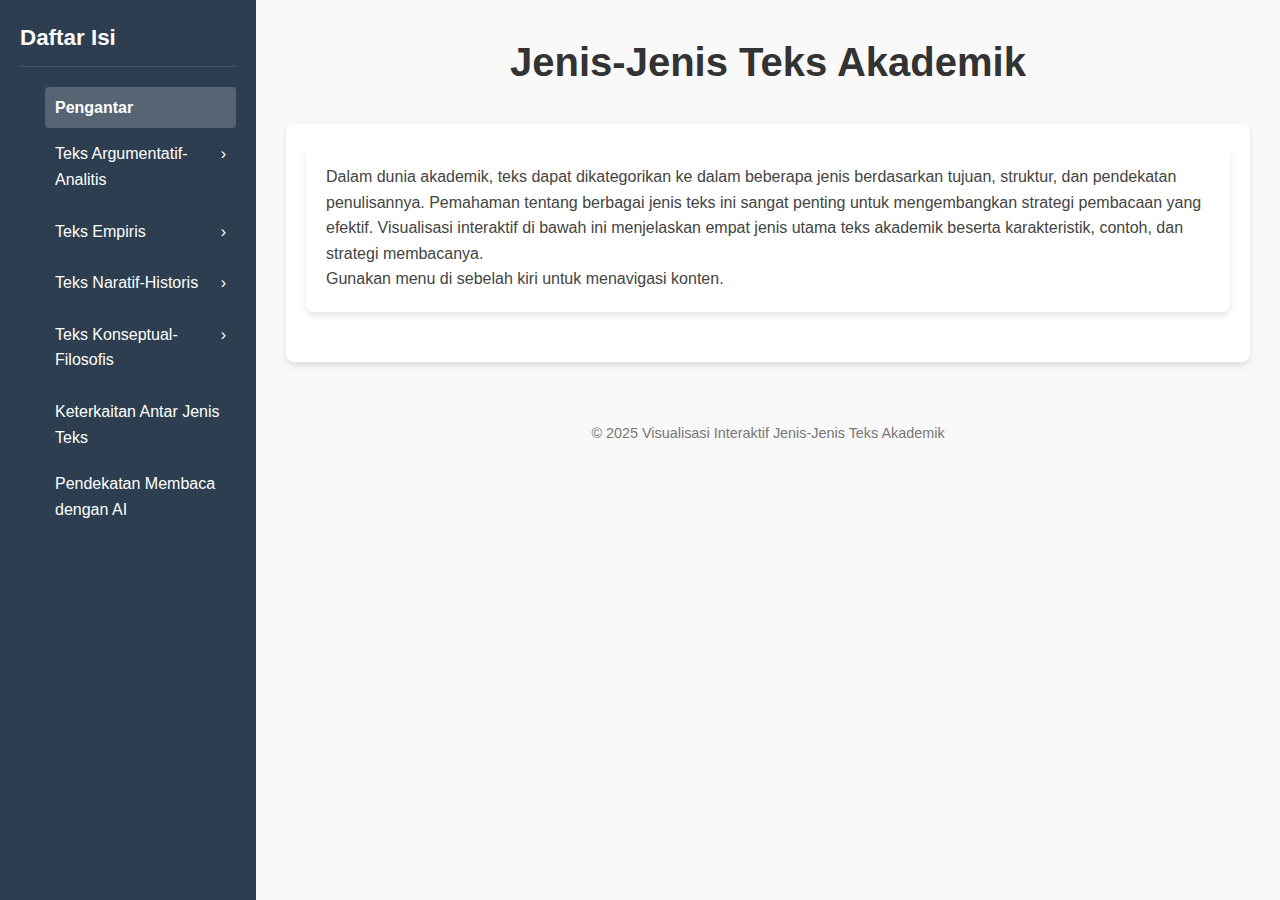
<file: contents/03-presentasi-ws-jenis-teks-ok.html>
<!DOCTYPE html>
<html lang="id">
<head>
    <meta charset="UTF-8">
    <meta name="viewport" content="width=device-width, initial-scale=1.0">
    <title>Jenis-Jenis Teks Akademik</title>
    <style>
        /* Variabel CSS untuk warna tema */
        :root {
            --argumentative-color: #4a6fa5;
            --argumentative-light: #d4e0f7;
            --empirical-color: #5b8c5a;
            --empirical-light: #d4ebd4;
            --narrative-color: #a55e4a;
            --narrative-light: #f7d4d4;
            --conceptual-color: #8c5a8c;
            --conceptual-light: #ebd4eb;
            --header-color: #333;
            --text-color: #444;
            --background-color: #f9f9f9;
            --border-radius: 8px;
            --transition-speed: 0.3s;
            --box-shadow: 0 4px 6px rgba(0, 0, 0, 0.1);
            --sidebar-width: 20%;
            --content-width: 80%;
        }

        /* Reset dan Dasar */
        * {
            margin: 0;
            padding: 0;
            box-sizing: border-box;
        }

        body {
            font-family: 'Segoe UI', Tahoma, Geneva, Verdana, sans-serif;
            line-height: 1.6;
            color: var(--text-color);
            background-color: var(--background-color);
            display: flex;
            min-height: 100vh;
        }

        /* Sidebar Styles */
        .sidebar {
            width: var(--sidebar-width);
            background-color: #2c3e50;
            color: white;
            padding: 20px;
            overflow-y: auto;
            height: 100vh;
            position: sticky;
            top: 0;
        }

        .sidebar h2 {
            color: white;
            margin-bottom: 20px;
            padding-bottom: 10px;
            border-bottom: 1px solid rgba(255, 255, 255, 0.1);
        }

        .sidebar-nav {
            list-style: none;
        }

        .sidebar-nav li {
            margin-bottom: 5px;
        }

        .sidebar-nav a {
            color: white;
            text-decoration: none;
            display: block;
            padding: 8px 10px;
            border-radius: 4px;
            transition: background-color 0.2s;
        }

        .sidebar-nav a:hover {
            background-color: rgba(255, 255, 255, 0.1);
        }

        .sidebar-nav .active {
            background-color: rgba(255, 255, 255, 0.2);
            font-weight: bold;
        }

        /* Nested Navigation */
        .nav-dropdown {
            list-style: none;
            padding-left: 15px;
            max-height: 0;
            overflow: hidden;
            transition: max-height var(--transition-speed) ease;
        }

        .nav-dropdown.show {
            max-height: 1000px;
        }

        .nav-item {
            position: relative;
        }

        .nav-toggle {
            position: absolute;
            right: 10px;
            top: 8px;
            cursor: pointer;
            transition: transform var(--transition-speed);
        }

        .nav-item.active > .nav-toggle {
            transform: rotate(90deg);
        }

        /* Content Styles */
        .content {
            width: var(--content-width);
            padding: 30px;
            overflow-y: auto;
        }

        h1 {
            text-align: center;
            color: var(--header-color);
            margin-bottom: 30px;
            font-size: 2.5rem;
        }

        h2 {
            font-size: 1.4rem;
            margin-bottom: 10px;
        }

        /* Container */
        .intro {
            background-color: white;
            padding: 20px;
            border-radius: var(--border-radius);
            margin-bottom: 30px;
            box-shadow: var(--box-shadow);
        }

        /* Section Styles */
        .content-section {
            display: none;
            background-color: white;
            padding: 20px;
            border-radius: var(--border-radius);
            margin-bottom: 20px;
            box-shadow: var(--box-shadow);
        }

        .content-section.active {
            display: block;
        }

        /* Text Type Specific Colors */
        .argumentative {
            border-left: 4px solid var(--argumentative-color);
        }

        .empirical {
            border-left: 4px solid var(--empirical-color);
        }

        .narrative {
            border-left: 4px solid var(--narrative-color);
        }

        .conceptual {
            border-left: 4px solid var(--conceptual-color);
        }

        /* List Styles */
        ul, ol {
            padding-left: 25px;
            margin-bottom: 10px;
        }

        li {
            margin-bottom: 5px;
        }

        /* Utility Classes */
        .mb-10 {
            margin-bottom: 10px;
        }

        /* Footer */
        .footer {
            text-align: center;
            margin-top: 40px;
            padding: 20px;
            color: #777;
            font-size: 0.9rem;
        }

        /* Responsive */
        @media (max-width: 768px) {
            body {
                flex-direction: column;
            }
            
            .sidebar {
                width: 100%;
                height: auto;
                position: relative;
            }
            
            .content {
                width: 100%;
            }
        }
    </style>
</head>
<body>
    <!-- Sidebar Navigation -->
    <div class="sidebar">
        <h2>Daftar Isi</h2>
        <ul class="sidebar-nav">
            <li class="nav-item">
                <a href="#" class="nav-link" data-section="intro">Pengantar</a>
            </li>
            
            <!-- Teks Argumentatif-Analitis -->
            <li class="nav-item">
                <a href="#" class="nav-link" data-section="argumentative">Teks Argumentatif-Analitis</a>
                <span class="nav-toggle">›</span>
                <ul class="nav-dropdown">
                    <li><a href="#" class="nav-link" data-section="argumentative-char">Karakteristik Utama</a></li>
                    <li><a href="#" class="nav-link" data-section="argumentative-examples">Contoh</a></li>
                    <li><a href="#" class="nav-link" data-section="argumentative-strategies">Strategi Membaca</a></li>
                </ul>
            </li>
            
            <!-- Teks Empiris -->
            <li class="nav-item">
                <a href="#" class="nav-link" data-section="empirical">Teks Empiris</a>
                <span class="nav-toggle">›</span>
                <ul class="nav-dropdown">
                    <li><a href="#" class="nav-link" data-section="empirical-char">Karakteristik Utama</a></li>
                    <li><a href="#" class="nav-link" data-section="empirical-examples">Contoh</a></li>
                    <li><a href="#" class="nav-link" data-section="empirical-strategies">Strategi Membaca</a></li>
                </ul>
            </li>
            
            <!-- Teks Naratif-Historis -->
            <li class="nav-item">
                <a href="#" class="nav-link" data-section="narrative">Teks Naratif-Historis</a>
                <span class="nav-toggle">›</span>
                <ul class="nav-dropdown">
                    <li><a href="#" class="nav-link" data-section="narrative-char">Karakteristik Utama</a></li>
                    <li><a href="#" class="nav-link" data-section="narrative-examples">Contoh</a></li>
                    <li><a href="#" class="nav-link" data-section="narrative-strategies">Strategi Membaca</a></li>
                </ul>
            </li>
            
            <!-- Teks Konseptual-Filosofis -->
            <li class="nav-item">
                <a href="#" class="nav-link" data-section="conceptual">Teks Konseptual-Filosofis</a>
                <span class="nav-toggle">›</span>
                <ul class="nav-dropdown">
                    <li><a href="#" class="nav-link" data-section="conceptual-char">Karakteristik Utama</a></li>
                    <li><a href="#" class="nav-link" data-section="conceptual-examples">Contoh</a></li>
                    <li><a href="#" class="nav-link" data-section="conceptual-strategies">Strategi Membaca</a></li>
                </ul>
            </li>
            
            <!-- Keterkaitan Antar Jenis Teks -->
            <li class="nav-item">
                <a href="#" class="nav-link" data-section="interconnection">Keterkaitan Antar Jenis Teks</a>
            </li>
            
            <!-- Pendekatan Membaca dengan AI -->
            <li class="nav-item">
                <a href="#" class="nav-link" data-section="ai-approach">Pendekatan Membaca dengan AI</a>
            </li>
        </ul>
    </div>

    <!-- Main Content -->
    <div class="content">
        <h1>Jenis-Jenis Teks Akademik</h1>
        
        <!-- Intro Section -->
        <div class="content-section active" id="intro">
            <div class="intro">
                <p>Dalam dunia akademik, teks dapat dikategorikan ke dalam beberapa jenis berdasarkan tujuan, struktur, dan pendekatan penulisannya. Pemahaman tentang berbagai jenis teks ini sangat penting untuk mengembangkan strategi pembacaan yang efektif. Visualisasi interaktif di bawah ini menjelaskan empat jenis utama teks akademik beserta karakteristik, contoh, dan strategi membacanya.</p>
                <p>Gunakan menu di sebelah kiri untuk menavigasi konten.</p>
            </div>
        </div>

        <!-- Teks Argumentatif-Analitis -->
        <div class="content-section argumentative" id="argumentative">
            <p class="mb-10">Teks argumentatif-analitis adalah karya tulis yang bertujuan untuk mempertahankan suatu posisi atau klaim melalui penalaran logis dan bukti yang sistematis. Jenis teks ini mengembangkan argumen dengan cara yang terstruktur, dimulai dari premis dan bergerak menuju kesimpulan melalui langkah-langkah logis.</p>
            
        </div>

        <div class="content-section argumentative" id="argumentative-char">
            <h2>Karakteristik Utama</h2>
            <ul>
                <li><strong>Tesis yang jelas dan tegas</strong> - Pernyataan posisi atau klaim utama yang akan dipertahankan</li>
                <li><strong>Argumen terstruktur dan sistematis</strong> - Pengembangan penalaran logis yang mendukung tesis</li>
                <li><strong>Bukti dan penalaran logis</strong> - Penggunaan data, contoh, atau kutipan yang memperkuat argumen</li>
                <li><strong>Antisipasi kontra-argumen</strong> - Mengidentifikasi dan menangani keberatan potensial</li>
                <li><strong>Bahasa presisi</strong> - Penggunaan terminologi yang tepat dan jelas</li>
                <li><strong>Kesimpulan yang memperkuat tesis</strong> - Merangkum argumen dan menegaskan kembali posisi</li>
            </ul>
        </div>

        <div class="content-section argumentative" id="argumentative-examples">
            <h2>Contoh</h2>
            <div class="mb-10">
                <h3>Artikel Jurnal Kebijakan Publik</h3>
                <p>Artikel yang berargumen bahwa sistem transportasi umum yang terjangkau dapat mengurangi kesenjangan sosial di perkotaan, dengan menganalisis data dari berbagai kota dan bukti dari penelitian sebelumnya.</p>
            </div>
            
            <div class="mb-10">
                <h3>Esai Kritik Sastra</h3>
                <p>Esai yang menganalisis novel "Bumi Manusia" karya Pramoedya Ananta Toer, dengan berargumen bahwa karya tersebut merupakan kritik terhadap kolonialisme yang dikonstruksi melalui perjalanan karakter utama, menggunakan teks dan konteks historis sebagai bukti.</p>
            </div>
            
            <div class="mb-10">
                <h3>Makalah Filosofis</h3>
                <p>Makalah yang mempertahankan posisi bahwa kebebasan berekspresi memiliki batasan moral, dengan menganalisis konflik antara hak individu dan kebaikan bersama menggunakan kerangka etika deontologis dan konsekuensialis.</p>
            </div>
        </div>

        <div class="content-section argumentative" id="argumentative-strategies">
            <h2>Strategi Membaca</h2>
            <div class="mb-10">
                <h3>Identifikasi Tesis Utama</h3>
                <p>Cari pernyataan tesis di awal teks, biasanya di akhir paragraf pendahuluan. Identifikasi dengan jelas apa yang penulis coba buktikan atau pertahankan. Pertanyakan: Apa klaim utama yang diajukan penulis? Apa posisi yang diambil terhadap topik yang dibahas?</p>
            </div>
            
            <div class="mb-10">
                <h3>Telaah Struktur Argumentasi</h3>
                <p>Identifikasi premis utama dan bagaimana premis tersebut mendukung kesimpulan. Rekonstruksi alur logika dari argumen untuk memahami bagaimana penulis sampai pada kesimpulannya. Perhatikan transisi dan penghubung logis ("karena," "oleh karena itu," "meskipun") yang menunjukkan bagaimana bagian-bagian argumen terhubung.</p>
            </div>
            
            <div class="mb-10">
                <h3>Evaluasi Bukti</h3>
                <p>Analisis kualitas dan relevansi bukti yang disajikan. Nilai apakah bukti cukup mendukung klaim yang dibuat. Pertimbangkan kredibilitas sumber, metodologi penelitian (jika ada), dan apakah bukti tersebut representatif atau selektif. Identifikasi apakah ada bukti yang bertentangan yang tidak dibahas.</p>
            </div>
            
            <div class="mb-10">
                <h3>Identifikasi Asumsi Tersembunyi</h3>
                <p>Cari asumsi implisit yang mendasari argumen tetapi tidak dinyatakan secara eksplisit. Tanyakan: Apa yang harus benar agar argumen ini masuk akal? Nilai apakah asumsi-asumsi tersebut dapat dipertahankan. Perhatikan nilai-nilai dan kerangka teoretis yang diterima begitu saja oleh penulis.</p>
            </div>
        </div>

        <!-- Teks Empiris -->
        <div class="content-section empirical" id="empirical">
            <p class="mb-10">Teks empiris adalah karya tulis yang didasarkan pada observasi, eksperimen, atau pengumpulan data sistematis. Jenis teks ini melaporkan penelitian yang dilakukan untuk menjawab pertanyaan spesifik atau menguji hipotesis melalui metodologi ilmiah.</p>
        </div>

        <div class="content-section empirical" id="empirical-char">
            <h2>Karakteristik Utama</h2>
            <ul>
                <li><strong>Pertanyaan/hipotesis yang jelas</strong> - Rumusan spesifik tentang apa yang ingin dijawab</li>
                <li><strong>Metodologi penelitian terinci</strong> - Penjelasan tentang cara data dikumpulkan dan dianalisis</li>
                <li><strong>Data kuantitatif dan/atau kualitatif</strong> - Informasi yang diperoleh melalui observasi atau pengukuran</li>
                <li><strong>Analisis sistematis</strong> - Pengolahan data menggunakan metode yang terstruktur</li>
                <li><strong>Pembahasan temuan</strong> - Interpretasi hasil dan implikasinya</li>
                <li><strong>Diskusi keterbatasan</strong> - Pengakuan terhadap batasan metodologi dan generalisabilitas</li>
            </ul>
        </div>

        <div class="content-section empirical" id="empirical-examples">
            <h2>Contoh</h2>
            <div class="mb-10">
                <h3>Studi Kasus Organisasi</h3>
                <p>Studi yang mengamati bagaimana sebuah perusahaan tradisional berhasil beradaptasi dengan era digital, menggunakan wawancara dengan karyawan, analisis dokumen, dan data kinerja sebagai bukti.</p>
            </div>
            
            <div class="mb-10">
                <h3>Penelitian Survei</h3>
                <p>Penelitian tentang sikap masyarakat terhadap kebijakan lingkungan, yang mengumpulkan data dari responden dengan latar belakang berbeda dan menganalisis faktor-faktor yang memengaruhi dukungan terhadap inisiatif keberlanjutan.</p>
            </div>
            
            <div class="mb-10">
                <h3>Studi Etnografis</h3>
                <p>Studi tentang praktik budaya dalam komunitas urban, yang mendeskripsikan dan menganalisis bagaimana identitas kolektif terbentuk melalui ritual sehari-hari dan penggunaan ruang publik.</p>
            </div>
        </div>

        <div class="content-section empirical" id="empirical-strategies">
            <h2>Strategi Membaca</h2>
            <div class="mb-10">
                <h3>Analisis Desain Penelitian</h3>
                <p>Identifikasi pertanyaan atau hipotesis penelitian dan nilai seberapa jelas dirumuskan. Analisis kesesuaian metodologi dengan pertanyaan yang diajukan. Perhatikan variabel yang diukur atau fenomena yang diamati. Evaluasi apakah desain penelitian (eksperimental, korelasional, deskriptif) sesuai untuk menjawab pertanyaan yang diajukan.</p>
            </div>
            
            <div class="mb-10">
                <h3>Evaluasi Kritis Data</h3>
                <p>Periksa bagaimana data dikumpulkan dan dianalisis. Nilai ukuran dan representativitas sampel. Evaluasi validitas dan reliabilitas instrumen pengukuran. Pertanyakan apakah metode analisis statistik atau kualitatif yang digunakan tepat. Identifikasi potensi bias dalam pengumpulan atau interpretasi data.</p>
            </div>
            
            <div class="mb-10">
                <h3>Pemeriksaan Validitas Kesimpulan</h3>
                <p>Evaluasi apakah kesimpulan yang ditarik benar-benar didukung oleh data yang disajikan. Perhatikan apakah penulis membedakan dengan jelas antara hasil faktual dan interpretasi. Pertimbangkan penjelasan alternatif yang mungkin untuk temuan yang sama. Nilai apakah penulis mengakui keterbatasan penelitian dengan jujur.</p>
            </div>
            
            <div class="mb-10">
                <h3>Analisis Generalisabilitas</h3>
                <p>Pertimbangkan sejauh mana temuan dapat digeneralisasikan ke populasi atau konteks yang lebih luas. Perhatikan karakteristik spesifik sampel dan setting penelitian. Nilai apakah klaim generalisasi yang dibuat oleh penulis didukung secara memadai. Bandingkan temuan dengan hasil penelitian serupa di bidang tersebut.</p>
            </div>
        </div>

        <!-- Teks Naratif-Historis -->
        <div class="content-section narrative" id="narrative">
            <p class="mb-10">Teks naratif-historis adalah karya tulis yang menyajikan dan menginterpretasikan peristiwa, perkembangan, atau proses yang terjadi sepanjang waktu. Jenis teks ini tidak sekadar menceritakan "apa yang terjadi" secara kronologis, tetapi juga menganalisis mengapa dan bagaimana peristiwa terjadi, serta dampaknya.</p>
        </div>

        <div class="content-section narrative" id="narrative-char">
            <h2>Karakteristik Utama</h2>
            <ul>
                <li><strong>Fokus temporal dan spasial</strong> - Konteks waktu dan tempat yang jelas</li>
                <li><strong>Struktur kronologis/tematik</strong> - Pengorganisasian berdasarkan urutan waktu atau tema</li>
                <li><strong>Hubungan kausal antar peristiwa</strong> - Penjelasan mengenai sebab-akibat</li>
                <li><strong>Interpretasi signifikansi</strong> - Pemaknaan terhadap peristiwa dalam konteks lebih luas</li>
                <li><strong>Perspektif historiografis</strong> - Pendekatan dalam menafsirkan sejarah</li>
                <li><strong>Penggunaan sumber primer/sekunder</strong> - Bukti dari dokumen asli atau interpretasi sejarawan lain</li>
            </ul>
        </div>

        <div class="content-section narrative" id="narrative-examples">
            <h2>Contoh</h2>
            <div class="mb-10">
                <h3>Sejarah Perkembangan Demokrasi</h3>
                <p>Studi tentang perkembangan demokrasi di Asia Tenggara yang menganalisis bagaimana faktor-faktor seperti warisan kolonial, perang dingin, dan gerakan sosial membentuk institusi politik di berbagai negara sejak kemerdekaan hingga kini.</p>
            </div>
            
            <div class="mb-10">
                <h3>Kajian Biografi Intelektual</h3>
                <p>Kajian yang menelusuri evolusi pemikiran seorang tokoh seperti Soekarno, menganalisis bagaimana pengalaman pribadi, konteks politik, dan pengaruh intelektual membentuk pandangan kebangsaannya.</p>
            </div>
            
            <div class="mb-10">
                <h3>Sejarah Teknologi Komunikasi</h3>
                <p>Narasi yang memaparkan perkembangan dari telegram hingga media sosial, menganalisis bagaimana setiap inovasi memengaruhi pola komunikasi masyarakat dan implikasinya bagi kehidupan sosial dan politik.</p>
            </div>
        </div>

        <div class="content-section narrative" id="narrative-strategies">
            <h2>Strategi Membaca</h2>
            <div class="mb-10">
                <h3>Pemetaan Kerangka Kronologis</h3>
                <p>Identifikasi periode waktu dan ruang geografis yang menjadi fokus teks. Buat garis waktu mental atau fisik dari peristiwa-peristiwa kunci yang dibahas. Perhatikan bagaimana penulis membagi sejarah menjadi periode atau fase tertentu. Identifikasi momen-momen penting atau titik balik dalam narasi historis.</p>
            </div>
            
            <div class="mb-10">
                <h3>Analisis Perspektif Historiografis</h3>
                <p>Identifikasi pendekatan historiografis yang digunakan (misalnya sejarah sosial, politik, ekonomi, intelektual, atau budaya). Perhatikan perspektif dan posisi penulis terhadap peristiwa yang dinarasikan. Analisis suara atau perspektif yang dominan versus yang marginal dalam narasi. Pertimbangkan bagaimana konteks produksi teks (tahun penulisan, latar belakang penulis) memengaruhi interpretasi.</p>
            </div>
            
            <div class="mb-10">
                <h3>Identifikasi Pola Kausalitas</h3>
                <p>Perhatikan bagaimana penulis menjelaskan sebab-akibat dalam peristiwa historis. Analisis penekanan relatif pada faktor struktural (ekonomi, sosial, politik) versus agensi individu. Identifikasi konteks dan kondisi yang dianggap signifikan dalam memengaruhi perkembangan historis. Perhatikan bagaimana penulis membahas elemen kontinuitas dan perubahan sepanjang waktu.</p>
            </div>
            
            <div class="mb-10">
                <h3>Evaluasi Penggunaan Sumber</h3>
                <p>Perhatikan jenis sumber yang digunakan (primer, sekunder, tersier) dan bagaimana sumber tersebut diinterpretasikan. Nilai kekritisan penulis terhadap sumber-sumber yang digunakan. Identifikasi kesenjangan potensial dalam basis sumber dan dampaknya pada interpretasi. Pertimbangkan sumber-sumber alternatif yang mungkin memberikan perspektif berbeda.</p>
            </div>
        </div>

        <!-- Teks Konseptual-Filosofis -->
        <div class="content-section conceptual" id="conceptual">
            <p class="mb-10">Teks konseptual-filosofis adalah karya tulis yang mengeksplorasi, menganalisis, dan mengembangkan ide-ide abstrak, konsep, atau pertanyaan fundamental. Jenis teks ini berusaha untuk memperjelas, mengkritik, atau mereformulasi pemahaman kita tentang konsep-konsep kunci yang mendasari berbagai bidang pengetahuan.</p>
        </div>

        <div class="content-section conceptual" id="conceptual-char">
            <h2>Karakteristik Utama</h2>
            <ul>
                <li><strong>Eksplorasi ide abstrak</strong> - Pembahasan konsep-konsep fundamental</li>
                <li><strong>Analisis makna dan implikasi</strong> - Pengkajian mendalam tentang arti dan konsekuensi</li>
                <li><strong>Pengembangan kerangka konseptual</strong> - Struktur pemahaman untuk menafsirkan fenomena</li>
                <li><strong>Penalaran filosofis</strong> - Pendekatan analitis dan reflektif terhadap pertanyaan</li>
                <li><strong>Dialog dengan pemikiran sebelumnya</strong> - Interaksi dengan tradisi filosofis yang ada</li>
                <li><strong>Artikulasi posisi ontologis/epistemologis</strong> - Pandangan tentang realitas dan pengetahuan</li>
            </ul>
        </div>

        <div class="content-section conceptual" id="conceptual-examples">
            <h2>Contoh</h2>
            <div class="mb-10">
                <h3>Esai tentang Konsep Keadilan</h3>
                <p>Esai filosofis yang menganalisis berbagai interpretasi keadilan dari perspektif libertarian, egalitarian, dan komunitarian, serta implikasinya bagi desain institusi sosial.</p>
            </div>
            
            <div class="mb-10">
                <h3>Eksplorasi Konseptual Identitas</h3>
                <p>Eksplorasi konseptual tentang identitas personal yang mempertanyakan apa yang membuat seseorang tetap menjadi "dirinya" seiring waktu, menganalisis peran memori, tubuh, dan hubungan sosial dalam konstruksi diri.</p>
            </div>
            
            <div class="mb-10">
                <h3>Analisis Filosofis Etika AI</h3>
                <p>Analisis filosofis tentang etika kecerdasan buatan yang mengeksplorasi pertanyaan tentang tanggung jawab moral, otonomi, dan nilai-nilai manusia dalam konteks teknologi yang semakin otonom.</p>
            </div>
        </div>

        <div class="content-section conceptual" id="conceptual-strategies">
            <h2>Strategi Membaca</h2>
            <div class="mb-10">
                <h3>Klarifikasi Konseptual</h3>
                <p>Identifikasi konsep-konsep kunci dan bagaimana mereka didefinisikan dalam teks. Perhatikan apakah definisi berbeda dari penggunaan umum atau dalam konteks lain. Telusuri bagaimana konsep berkembang atau dimodifikasi sepanjang teks. Buat glosarium konseptual dengan definisi yang tepat sesuai konteks teks.</p>
            </div>
            
            <div class="mb-10">
                <h3>Analisis Struktur Argumentasi Filosofis</h3>
                <p>Identifikasi pertanyaan fundamental yang dibahas dalam teks. Rekonstruksi langkah-langkah penalaran yang digunakan penulis. Perhatikan penggunaan penalaran deduktif (dari prinsip umum ke kasus khusus) versus induktif (dari kasus khusus ke generalisasi). Analisis bagaimana penulis mengembangkan, mendukung, atau menantang posisi filosofis tertentu.</p>
            </div>
            
            <div class="mb-10">
                <h3>Kontekstualisasi dalam Wacana Filosofis</h3>
                <p>Identifikasi tradisi filosofis atau kerangka teoretis yang menjadi referensi. Perhatikan dialog eksplisit atau implisit dengan pemikir atau teori sebelumnya. Analisis bagaimana penulis memposisikan argumennya dalam lanskap intelektual yang lebih luas. Identifikasi inovasi konseptual atau perspektif baru yang ditawarkan.</p>
            </div>
            
            <div class="mb-10">
                <h3>Evaluasi Implikasi</h3>
                <p>Analisis implikasi teoretis dari posisi yang diambil penulis. Pertimbangkan konsekuensi praktis dari kerangka konseptual yang diusulkan. Identifikasi bagaimana kerangka ini dapat diterapkan pada kasus atau konteks lain. Evaluasi apakah implikasi ini konsisten dengan tujuan atau nilai-nilai yang dinyatakan dalam teks.</p>
            </div>
        </div>

        <!-- Keterkaitan Antar Jenis Teks -->
        <div class="content-section" id="interconnection">
            <h2>Keterkaitan Antar Jenis Teks</h2>
            <p>Penting untuk dicatat bahwa dalam praktiknya, banyak teks akademik yang menggabungkan elemen dari berbagai jenis. Beberapa keterkaitan umum meliputi:</p>
            
            <ul>
                <li>Sebuah teks argumentatif-analitis mungkin menggunakan data empiris untuk mendukung klaimnya.</li>
                <li>Teks empiris seringkali memiliki komponen argumentatif yang kuat dalam bagian diskusi dan implikasinya.</li>
                <li>Teks naratif-historis mungkin mengincorporasi analisis konseptual tentang ide-ide kunci yang membentuk periode sejarah tertentu.</li>
                <li>Teks konseptual-filosofis dapat menggunakan contoh historis atau temuan empiris untuk mengilustrasikan poin-poin teoretisnya.</li>
            </ul>
            
            <p>Memahami jenis-jenis teks ini membantu pembaca untuk mengidentifikasi tujuan, struktur, dan asumsi yang mendasari berbagai karya akademik, sehingga dapat mengembangkan strategi pembacaan yang sesuai untuk setiap jenis teks.</p>
        </div>

        <!-- Pendekatan Membaca dengan AI -->
        <div class="content-section" id="ai-approach">
            <h2>Pendekatan Membaca dengan AI</h2>
            <p>Membaca akademik dengan bantuan AI melibatkan tiga tahap utama yang saling melengkapi:</p>
            
            <div class="mb-10">
                <h3>Pemahaman Struktural</h3>
                <p>Pada tahap ini, AI membantu pembaca memperoleh gambaran umum tentang struktur, organisasi, dan kerangka konseptual teks. Beberapa strategi meliputi:</p>
                <ul>
                    <li>Menggunakan AI untuk mengidentifikasi tesis atau argumen utama</li>
                    <li>Meminta AI memetakan hubungan antarkonsep kunci</li>
                    <li>Menggunakan AI untuk menganalisis struktur organisasi teks</li>
                    <li>Meminta AI mengidentifikasi kerangka teoretis yang digunakan</li>
                </ul>
                
                <p>Contoh prompt untuk AI:</p>
                <pre style="background-color: #f5f5f5; padding: 10px; border-radius: 5px;">
Konteks: Analisis struktural [judul teks]
Tujuan: Memahami kerangka konseptual dan organisasi teks
Permintaan:
1. Identifikasi tesis atau argumen utama teks ini
2. Petakan konsep-konsep kunci dan hubungannya
3. Analisis struktur organisasi teks (bagian-bagian utama)
4. Identifikasi kerangka teoretis yang digunakan
                </pre>
            </div>
            
            <div class="mb-10">
                <h3>Pembacaan Mendalam</h3>
                <p>Setelah memahami struktur dasar, tahap ini melibatkan eksplorasi mendalam terhadap aspek-aspek spesifik teks. AI dapat membantu dengan:</p>
                <ul>
                    <li>Menjelaskan konsep-konsep kompleks dengan bahasa yang lebih sederhana</li>
                    <li>Memberikan kontekstualisasi historis atau teoretis</li>
                    <li>Mengeksplorasi nuansa dan variasi makna dari terminologi kunci</li>
                    <li>Menganalisis implikasi dari argumen atau temuan</li>
                </ul>
                
                <p>Contoh prompt untuk AI:</p>
                <pre style="background-color: #f5f5f5; padding: 10px; border-radius: 5px;">
Konteks: Pembacaan mendalam [judul teks]
Tujuan: Mengeksplorasi konsep [X] secara mendalam
Permintaan:
1. Jelaskan konsep [X] dengan bahasa yang lebih sederhana
2. Berikan konteks teoretis atau historis untuk konsep ini
3. Analisis bagaimana konsep ini digunakan dalam teks
4. Eksplorasi implikasi dari konsep ini untuk argumen keseluruhan
                </pre>
            </div>
            
            <div class="mb-10">
                <h3>Analisis Kritis</h3>
                <p>Tahap tertinggi dalam proses pembacaan, di mana AI membantu pembaca mengembangkan perspektif kritis terhadap teks. Strategi meliputi:</p>
                <ul>
                    <li>Evaluasi kekuatan dan kelemahan argumen</li>
                    <li>Identifikasi asumsi tersembunyi dan bias potensial</li>
                    <li>Perbandingan dengan perspektif alternatif</li>
                    <li>Analisis implikasi etis, sosial, atau praktis</li>
                </ul>
                
                <p>Contoh prompt untuk AI:</p>
                <pre style="background-color: #f5f5f5; padding: 10px; border-radius: 5px;">
Konteks: Analisis kritis [judul teks]
Tujuan: Mengembangkan perspektif kritis terhadap argumen teks
Permintaan:
1. Evaluasi kekuatan dan kelemahan argumen utama
2. Identifikasi asumsi tersembunyi yang mendasari argumen
3. Bandingkan dengan perspektif alternatif dalam bidang ini
4. Analisis implikasi etis atau sosial dari posisi penulis
                </pre>
            </div>
            
            <p class="mb-10">Integrasi ketiga tahap ini memungkinkan pembaca mengoptimalkan pemahaman mereka terhadap teks akademik kompleks, dengan AI berfungsi sebagai asisten yang memperkaya proses pembacaan daripada menggantikannya.</p>
        </div>

        <div class="footer">
            <p>© 2025 Visualisasi Interaktif Jenis-Jenis Teks Akademik</p>
        </div>
    </div>

    <script>
        document.addEventListener('DOMContentLoaded', function() {
            // Setup dropdown navigation
            const navItems = document.querySelectorAll('.nav-item');
            navItems.forEach(item => {
                const toggle = item.querySelector('.nav-toggle');
                if (toggle) {
                    toggle.addEventListener('click', function(e) {
                        e.stopPropagation();
                        item.classList.toggle('active');
                        const dropdown = item.querySelector('.nav-dropdown');
                        if (item.classList.contains('active')) {
                            dropdown.classList.add('show');
                        } else {
                            dropdown.classList.remove('show');
                        }
                    });
                }
            });

            // Setup navigation links
            const navLinks = document.querySelectorAll('.nav-link');
            const contentSections = document.querySelectorAll('.content-section');
            
            navLinks.forEach(link => {
                link.addEventListener('click', function(e) {
                    e.preventDefault();
                    
                    // Remove active class from all links
                    navLinks.forEach(navLink => {
                        navLink.classList.remove('active');
                    });
                    
                    // Add active class to clicked link
                    this.classList.add('active');
                    
                    // Hide all content sections
                    contentSections.forEach(section => {
                        section.classList.remove('active');
                    });
                    
                    // Show the selected content section
                    const sectionId = this.getAttribute('data-section');
                    document.getElementById(sectionId).classList.add('active');
                    
                    // Scroll to top of content
                    document.querySelector('.content').scrollTo(0, 0);
                });
            });

            // Activate the first link by default
            if (navLinks.length > 0) {
                navLinks[0].click();
            }
        });
    </script>
</body>
</html>
</file>
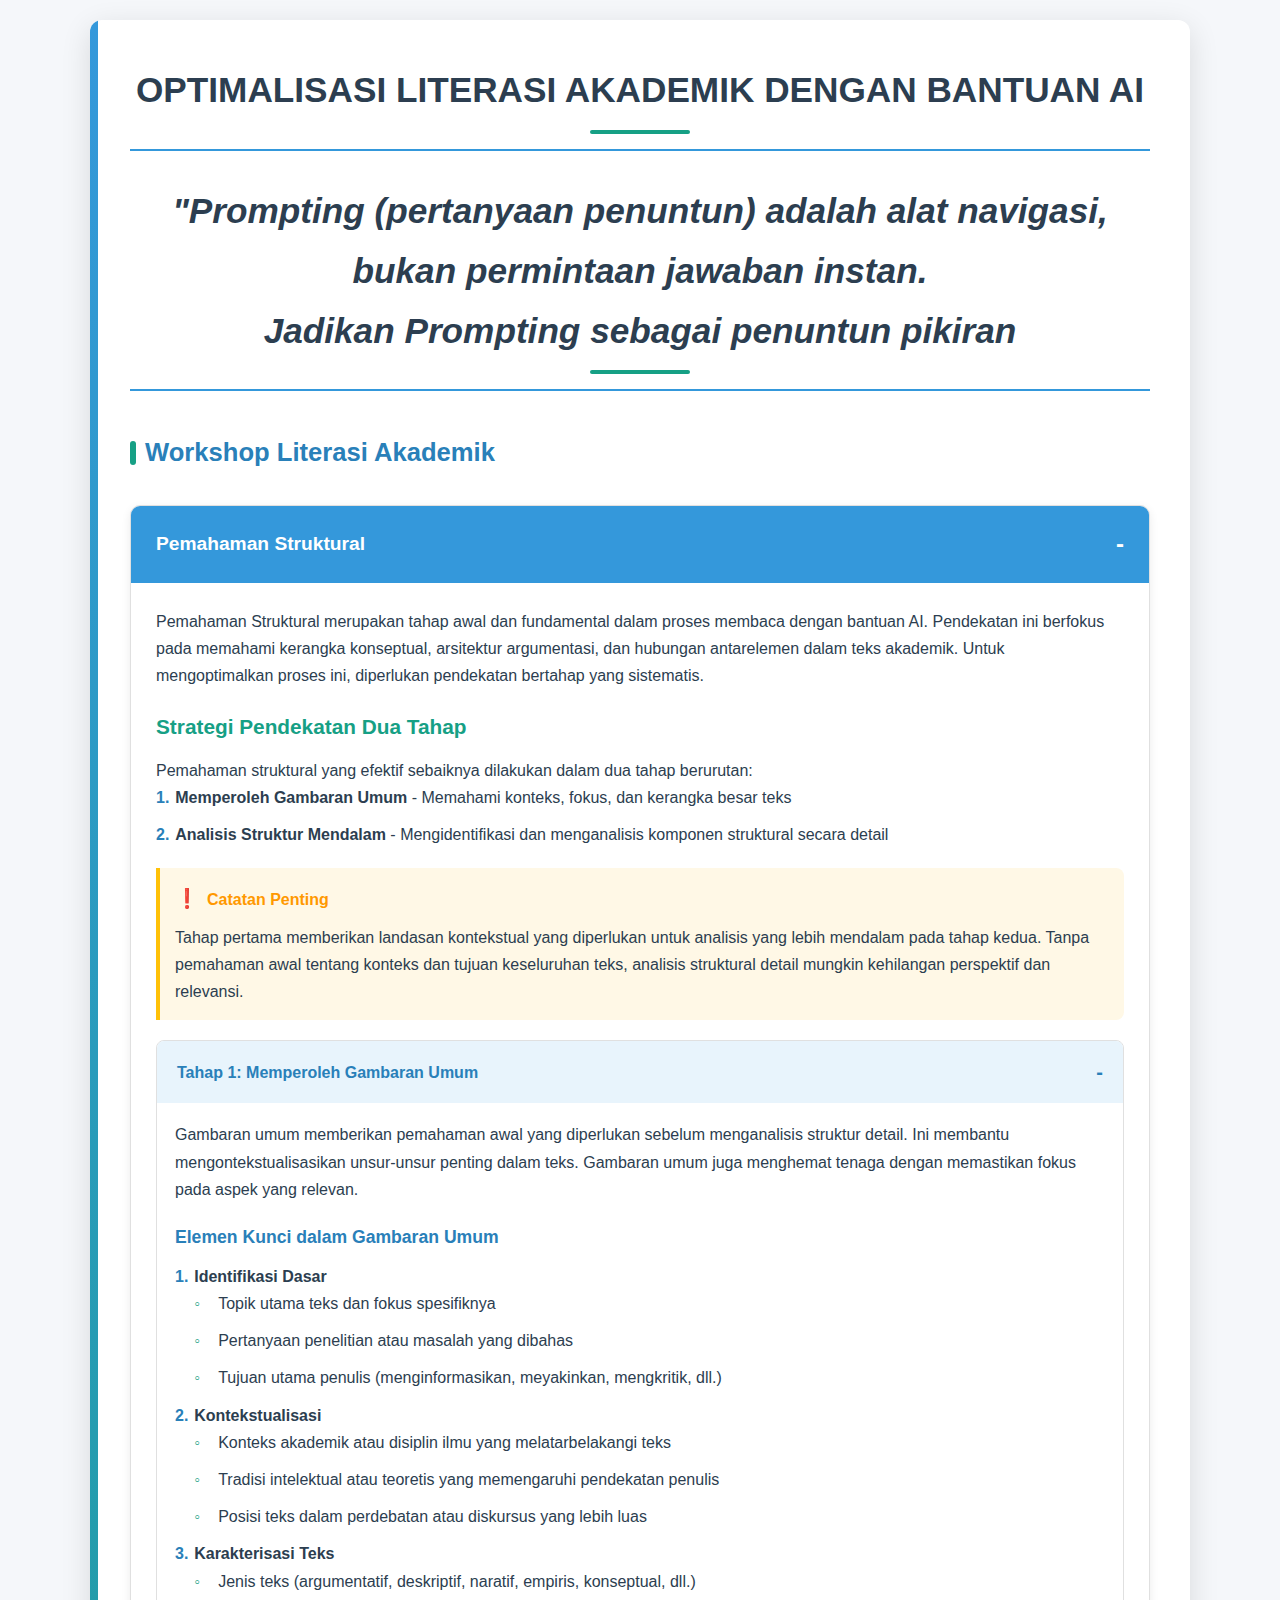
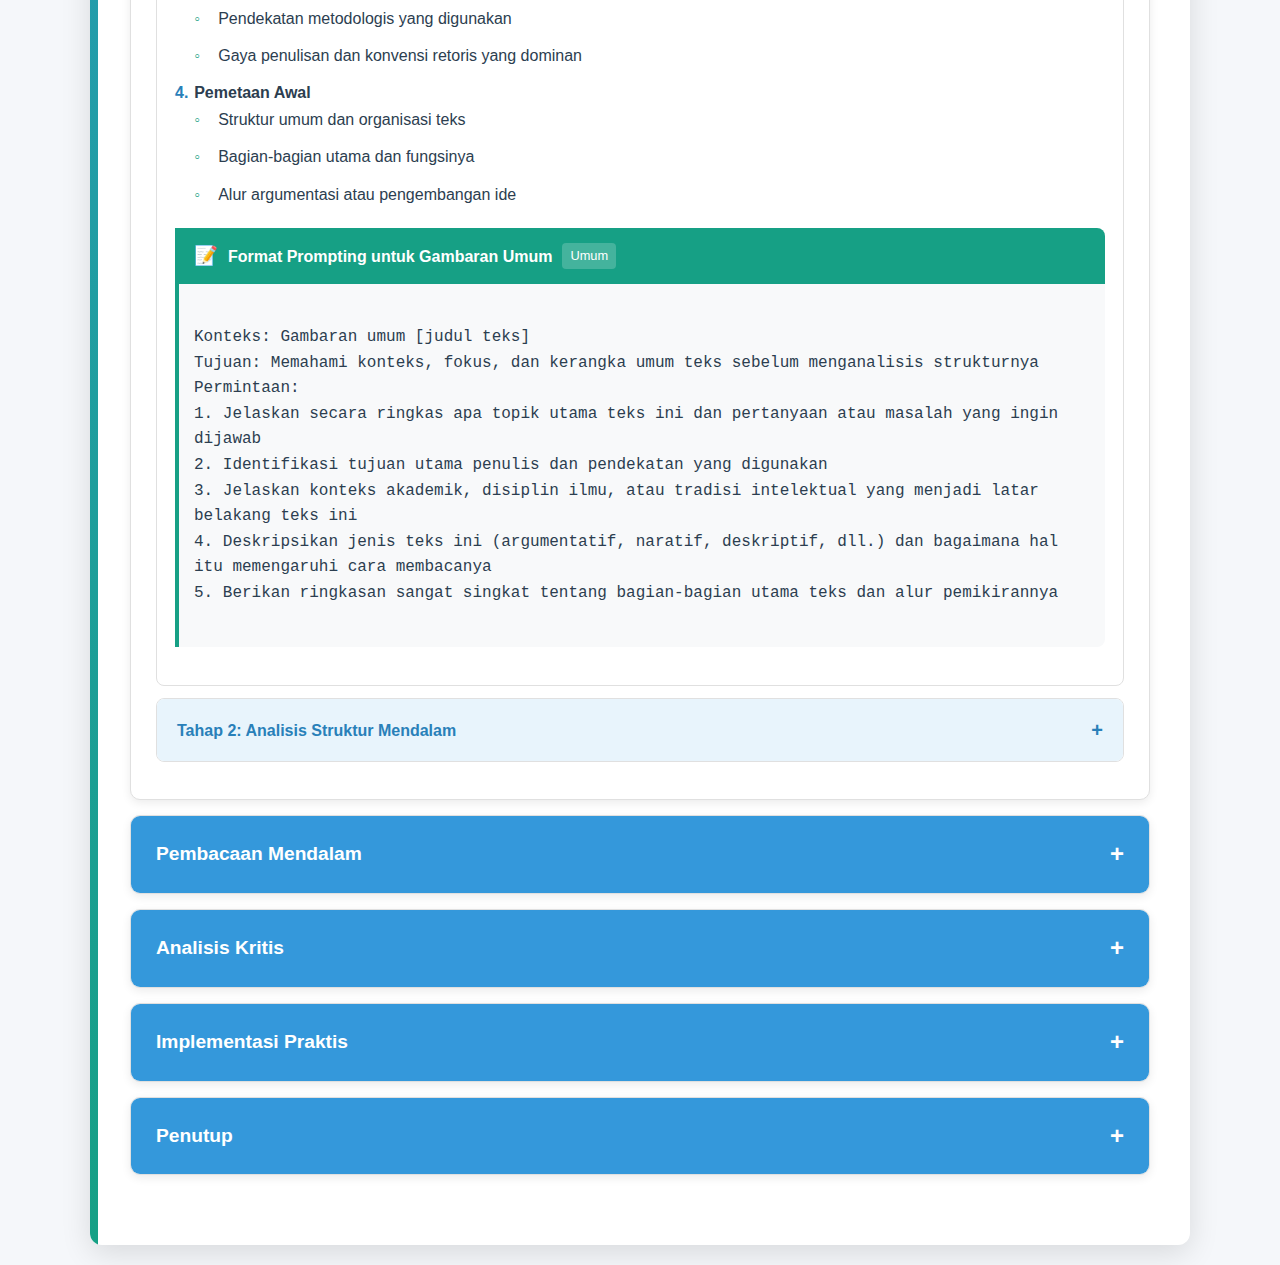
<file: contents/04-tiga-pendekatan.html>
<!DOCTYPE html>
<html lang="id">
<head>
    <meta charset="UTF-8">
    <meta name="viewport" content="width=device-width, initial-scale=1.0">
    <title>Optimalisasi Literasi Akademik dengan Bantuan AI</title>
    <style>
        /* Reset dan Base Styles */
        :root {
            --primary-color: #3498db;
            --secondary-color: #2980b9;
            --accent-color: #16a085;
            --text-color: #2c3e50;
            --light-bg: #f5f7fa;
            --card-bg: #ffffff;
            --border-color: #e0e0e0;
            --code-bg: #f8f9fa;
            --success-color: #27ae60;
            --warning-color: #f39c12;
            --danger-color: #e74c3c;
        }
        
        * {
            margin: 0;
            padding: 0;
            box-sizing: border-box;
        }
        
        body {
            font-family: 'Segoe UI', Tahoma, Geneva, Verdana, sans-serif;
            line-height: 1.7;
            color: var(--text-color);
            background-color: var(--light-bg);
            padding: 20px;
        }
        
        .presentation-container {
            max-width: 1100px;
            margin: 0 auto;
            background: var(--card-bg);
            border-radius: 12px;
            box-shadow: 0 8px 30px rgba(0,0,0,0.12);
            padding: 40px;
            position: relative;
            overflow: hidden;
        }
        
        .presentation-container::before {
            content: '';
            position: absolute;
            top: 0;
            left: 0;
            width: 8px;
            height: 100%;
            background: linear-gradient(to bottom, var(--primary-color), var(--accent-color));
        }
        
        h1 {
            color: var(--text-color);
            text-align: center;
            margin-bottom: 30px;
            padding-bottom: 15px;
            border-bottom: 2px solid var(--primary-color);
            font-size: 2.2rem;
            position: relative;
        }
        
        h1::after {
            content: '';
            display: block;
            width: 100px;
            height: 4px;
            background: var(--accent-color);
            margin: 10px auto 0;
            border-radius: 2px;
        }
        
        h2 {
            color: var(--secondary-color);
            margin-top: 40px;
            margin-bottom: 20px;
            font-size: 1.6rem;
            position: relative;
            padding-left: 15px;
        }
        
        h2::before {
            content: '';
            position: absolute;
            left: 0;
            top: 50%;
            transform: translateY(-50%);
            width: 6px;
            height: 24px;
            background-color: var(--accent-color);
            border-radius: 3px;
        }
        
        h3 {
            color: var(--accent-color);
            margin: 20px 0 12px;
            font-size: 1.3rem;
        }
        
        h4 {
            color: var(--secondary-color);
            margin: 18px 0 10px;
            font-size: 1.1rem;
        }
        
        /* Sistem Accordion Utama */
        .main-accordion {
            margin: 30px 0;
        }
        
        .main-accordion-item {
            margin-bottom: 15px;
            border-radius: 10px;
            overflow: hidden;
            box-shadow: 0 3px 10px rgba(0,0,0,0.08);
            border: 1px solid var(--border-color);
            background-color: var(--card-bg);
            transition: all 0.3s ease;
        }
        
        .main-accordion-item:hover {
            box-shadow: 0 5px 15px rgba(0,0,0,0.12);
        }
        
        .main-accordion-header {
            background-color: var(--primary-color);
            color: white;
            padding: 18px 25px;
            cursor: pointer;
            font-weight: 600;
            font-size: 1.2rem;
            display: flex;
            justify-content: space-between;
            align-items: center;
            transition: all 0.3s;
            position: relative;
        }
        
        .main-accordion-header:hover {
            background-color: var(--secondary-color);
        }
        
        .main-accordion-header::after {
            content: '+';
            font-size: 24px;
            transition: transform 0.3s;
        }
        
        .main-accordion-item.active .main-accordion-header::after {
            content: '-';
        }
        
        .main-accordion-content {
            padding: 0;
            max-height: 0;
            overflow: hidden;
            transition: max-height 0.4s ease-out, padding 0.3s ease;
        }
        
        .main-accordion-item.active .main-accordion-content {
            padding: 25px;
            max-height: 5000px;
        }
        
        /* Sistem Accordion Kedua (nested) */
        .nested-accordion {
            margin: 15px 0 0;
        }
        
        .nested-accordion-item {
            margin-bottom: 12px;
            border-radius: 8px;
            overflow: hidden;
            border: 1px solid var(--border-color);
        }
        
        .nested-accordion-header {
            background-color: #e8f4fc;
            color: var(--secondary-color);
            padding: 14px 20px;
            cursor: pointer;
            font-weight: 600;
            display: flex;
            justify-content: space-between;
            align-items: center;
            transition: all 0.2s;
        }
        
        .nested-accordion-header:hover {
            background-color: #d4e9fa;
        }
        
        .nested-accordion-header::after {
            content: '+';
            font-size: 20px;
            transition: transform 0.3s;
        }
        
        .nested-accordion-item.active .nested-accordion-header::after {
            content: '-';
        }
        
        .nested-accordion-content {
            padding: 0;
            max-height: 0;
            overflow: hidden;
            transition: max-height 0.3s ease-out, padding 0.3s ease;
        }
        
        .nested-accordion-item.active .nested-accordion-content {
            padding: 18px;
            max-height: 3000px;
        }
        
        /* Konten Styles */
        .content-block {
            margin-bottom: 20px;
        }
        
        .content-block li {
    margin-bottom: 10px;
}
.content-block ul, .content-block ol {
    list-style-type: none;
}
.content-block ul > li {
    position: relative;
    padding-left: 1.2em;
}

.content-block ul > li::before {
    content: '•';
    color: var(--accent-color);
    font-weight: bold;
    display: inline-block;
    width: 1em;
    position: absolute;
    left: 0;
}

.content-block ol {
    counter-reset: olcounter;
}

.content-block ol > li {
    counter-increment: olcounter;
    position: relative;
    padding-left: 1.2em;
}

.content-block ol > li::before {
    content: counter(olcounter) '.';
    color: var(--secondary-color);
    font-weight: bold;
    display: inline-block;
    width: 1.2em;
    position: absolute;
    left: 0;
}

/* Pastikan nested list tidak mendapat styling ganda */
.content-block li li {
    padding-left: 1.5em;
}

.content-block ol ol {
    counter-reset: nestedolcounter;
}

.content-block ol ol > li {
    counter-increment: nestedolcounter;
}

.content-block ol ol > li::before {
    content: counter(nestedolcounter, lower-alpha) '.';
}

.content-block ul ul > li::before,
.content-block ol ul > li::before {
    content: '◦';
}

        /* Format Prompting yang Diperbaiki */
        .prompt-container {
            margin: 20px 0;
            border-left: 4px solid var(--accent-color);
            background-color: var(--code-bg);
            border-radius: 0 8px 8px 0;
            overflow: hidden;
        }
        
        .prompt-header {
            background-color: var(--accent-color);
            color: white;
            padding: 12px 15px;
            font-weight: 600;
            display: flex;
            align-items: center;
        }
        
        .prompt-header .icon {
            margin-right: 10px;
            font-size: 1.2rem;
        }
        
        .prompt-content {
            padding: 15px;
            font-family: 'Courier New', Courier, monospace;
            white-space: pre-wrap;
            line-height: 1.6;
            color: var(--text-color);
        }
        
        .prompt-type {
            display: inline-block;
            background-color: rgba(255,255,255,0.2);
            padding: 2px 8px;
            border-radius: 4px;
            font-size: 0.8rem;
            margin-left: 10px;
            font-weight: normal;
        }
        
        /* Box Catatan Penting */
        .important-note {
            background-color: #fff8e6;
            border-left: 4px solid #ffc107;
            padding: 15px;
            margin: 20px 0;
            border-radius: 0 8px 8px 0;
        }
        
        .important-note-title {
            font-weight: 600;
            color: #ff9800;
            margin-bottom: 8px;
            display: flex;
            align-items: center;
        }
        
        .important-note-title::before {
            content: '❗';
            margin-right: 8px;
            font-size: 1.2em;
        }
        
        /* Note dan Box Khusus */
        .note {
            background-color: #e8f4fc;
            border-left: 4px solid var(--primary-color);
            padding: 15px;
            margin: 20px 0;
            border-radius: 0 8px 8px 0;
        }
        
        .note-title {
            font-weight: 600;
            color: var(--secondary-color);
            margin-bottom: 8px;
            display: flex;
            align-items: center;
        }
        
        .note-title::before {
            content: 'ℹ️';
            margin-right: 8px;
        }
        
        .warning {
            background-color: #fef6e6;
            border-left: 4px solid var(--warning-color);
        }
        
        .warning .note-title::before {
            content: '⚠️';
        }
        
        .success {
            background-color: #e8f8f0;
            border-left: 4px solid var(--success-color);
        }
        
        .success .note-title::before {
            content: '✅';
        }
        
        .danger {
            background-color: #fdecea;
            border-left: 4px solid var(--danger-color);
        }
        
        .danger .note-title::before {
            content: '⛔';
        }
        
        /* Tabel */
        table {
            width: 100%;
            border-collapse: collapse;
            margin: 20px 0;
        }
        
        th, td {
            padding: 12px 15px;
            border: 1px solid var(--border-color);
        }
        
        th {
            background-color: #e8f4fc;
            color: var(--secondary-color);
            font-weight: 600;
        }
        
        tr:nth-child(even) {
            background-color: #f9f9f9;
        }
        
        /* Responsive */
        @media (max-width: 768px) {
            .presentation-container {
                padding: 20px 15px;
            }
            
            h1 {
                font-size: 1.8rem;
            }
            
            h2 {
                font-size: 1.4rem;
            }
            
            .main-accordion-header {
                padding: 15px 20px;
                font-size: 1.1rem;
            }
            
            .nested-accordion-header {
                padding: 12px 15px;
            }
        }
    </style>
</head>
<body>
    <div class="presentation-container">
        <h1>OPTIMALISASI LITERASI AKADEMIK DENGAN BANTUAN AI</h1>
        <h1><i>"Prompting (pertanyaan penuntun) adalah alat navigasi, bukan permintaan jawaban instan. <br>Jadikan Prompting sebagai penuntun pikiran</i></h1>
        <h2>Workshop Literasi Akademik</h2>
            <div class="main-accordion">
            <!-- Bagian 2: Pemahaman Struktural -->
<div class="main-accordion-item">
    <div class="main-accordion-header">Pemahaman Struktural</div>
    <div class="main-accordion-content">
        <div class="content-block">
            <p>Pemahaman Struktural merupakan tahap awal dan fundamental dalam proses membaca dengan bantuan AI. Pendekatan ini berfokus pada memahami kerangka konseptual, arsitektur argumentasi, dan hubungan antarelemen dalam teks akademik. Untuk mengoptimalkan proses ini, diperlukan pendekatan bertahap yang sistematis.</p>
        </div>
        
        <div class="content-block">
            <h3>Strategi Pendekatan Dua Tahap</h3>
            <p>Pemahaman struktural yang efektif sebaiknya dilakukan dalam dua tahap berurutan:</p>
            <ol>
                <li><strong>Memperoleh Gambaran Umum</strong> - Memahami konteks, fokus, dan kerangka besar teks</li>
                <li><strong>Analisis Struktur Mendalam</strong> - Mengidentifikasi dan menganalisis komponen struktural secara detail</li>
            </ol>
        </div>
        
        <div class="important-note">
            <div class="important-note-title">Catatan Penting</div>
            <p>Tahap pertama memberikan landasan kontekstual yang diperlukan untuk analisis yang lebih mendalam pada tahap kedua. Tanpa pemahaman awal tentang konteks dan tujuan keseluruhan teks, analisis struktural detail mungkin kehilangan perspektif dan relevansi.</p>
        </div>
        
        <!-- Sub-accordion untuk Tahap 1 -->
        <div class="nested-accordion">
            <div class="nested-accordion-item active">
                <div class="nested-accordion-header">Tahap 1: Memperoleh Gambaran Umum</div>
                <div class="nested-accordion-content">
                    <div class="content-block">
                        <p>Gambaran umum memberikan pemahaman awal yang diperlukan sebelum menganalisis struktur detail. Ini membantu mengontekstualisasikan unsur-unsur penting dalam teks. Gambaran umum juga menghemat tenaga dengan memastikan fokus pada aspek yang relevan.</p>
                    </div>
                    
                    <div class="content-block">
                        <h4>Elemen Kunci dalam Gambaran Umum</h4>
                        <ol>
                            <li><strong>Identifikasi Dasar</strong>
                                <ul>
                                    <li>Topik utama teks dan fokus spesifiknya</li>
                                    <li>Pertanyaan penelitian atau masalah yang dibahas</li>
                                    <li>Tujuan utama penulis (menginformasikan, meyakinkan, mengkritik, dll.)</li>
                                </ul>
                            </li>
                            <li><strong>Kontekstualisasi</strong>
                                <ul>
                                    <li>Konteks akademik atau disiplin ilmu yang melatarbelakangi teks</li>
                                    <li>Tradisi intelektual atau teoretis yang memengaruhi pendekatan penulis</li>
                                    <li>Posisi teks dalam perdebatan atau diskursus yang lebih luas</li>
                                </ul>
                            </li>
                            <li><strong>Karakterisasi Teks</strong>
                                <ul>
                                    <li>Jenis teks (argumentatif, deskriptif, naratif, empiris, konseptual, dll.)</li>
                                    <li>Pendekatan metodologis yang digunakan</li>
                                    <li>Gaya penulisan dan konvensi retoris yang dominan</li>
                                </ul>
                            </li>
                            <li><strong>Pemetaan Awal</strong>
                                <ul>
                                    <li>Struktur umum dan organisasi teks</li>
                                    <li>Bagian-bagian utama dan fungsinya</li>
                                    <li>Alur argumentasi atau pengembangan ide</li>
                                </ul>
                            </li>
                        </ol>
                    </div>
                    
                    <div class="prompt-container">
                        <div class="prompt-header">
                            <span class="icon">📝</span> Format Prompting untuk Gambaran Umum
                            <span class="prompt-type">Umum</span>
                        </div>
                        <div class="prompt-content">
Konteks: Gambaran umum [judul teks]
Tujuan: Memahami konteks, fokus, dan kerangka umum teks sebelum menganalisis strukturnya
Permintaan:
1. Jelaskan secara ringkas apa topik utama teks ini dan pertanyaan atau masalah yang ingin dijawab 
2. Identifikasi tujuan utama penulis dan pendekatan yang digunakan
3. Jelaskan konteks akademik, disiplin ilmu, atau tradisi intelektual yang menjadi latar belakang teks ini
4. Deskripsikan jenis teks ini (argumentatif, naratif, deskriptif, dll.) dan bagaimana hal itu memengaruhi cara membacanya
5. Berikan ringkasan sangat singkat tentang bagian-bagian utama teks dan alur pemikirannya
                        </div>
                    </div>
                </div>
            </div>
            <div class="nested-accordion-item">
                <div class="nested-accordion-header">Tahap 2: Analisis Struktur Mendalam</div>
                <div class="nested-accordion-content">
                    <div class="content-block">
                        <p>Setelah memperoleh gambaran umum yang komprehensif, langkah berikutnya adalah menganalisis struktur teks secara lebih mendalam. Pada tahap ini, Anda akan mengidentifikasi komponen-komponen struktural spesifik dan menganalisis hubungan antara mereka.</p>
                    </div>
                    
                    <div class="content-block">
                        <h4>Elemen Kunci dalam Analisis Struktur Mendalam</h4>
                        
                        <ol>
                            <li><strong>Identifikasi Pola Organisasi Teks</strong>
                                <ul>
                                    <li>Bagaimana teks disusun? (kronologis, tematik, argumentatif, naratif, dll)</li>
                                    <li>Apa fungsi dari bagian-bagian berbeda dalam teks?</li>
                                    <li>Bagaimana transisi antar bagian teks dikelola?</li>
                                </ul>
                            </li>
                            
                            <li><strong>Pemetaan Konsep dan Ide</strong>
                                <p>Berikut adalah tujuh kriteria utama yang dapat membantu mengenali konsep-konsep penting dalam sebuah teks:</p>
                                
                                <table>
                                    <tr>
                                        <th>Kriteria</th>
                                        <th>Penjelasan Singkat</th>
                                    </tr>
                                    <tr>
                                        <td><strong>Fungsi Struktural</strong></td>
                                        <td>Konsep berperan sebagai "tiang penyangga" dalam struktur argumentasi</td>
                                    </tr>
                                    <tr>
                                        <td><strong>Frekuensi & Persistensi</strong></td>
                                        <td>Konsep muncul berulang kali dan konsisten sepanjang teks</td>
                                    </tr>
                                    <tr>
                                        <td><strong>Kekuatan Definitif</strong></td>
                                        <td>Konsep didefinisikan secara eksplisit dan dielaborasi dengan jelas</td>
                                    </tr>
                                    <tr>
                                        <td><strong>Fungsi Pengorganisasian</strong></td>
                                        <td>Konsep menstrukturkan atau mengorganisasi argumen lain</td>
                                    </tr>
                                    <tr>
                                        <td><strong>Nilai Penjelas</strong></td>
                                        <td>Konsep krusial untuk menjelaskan fenomena utama yang dibahas</td>
                                    </tr>
                                    <tr>
                                        <td><strong>Koherensi dengan Tujuan</strong></td>
                                        <td>Konsep selaras dan mendukung tujuan keseluruhan teks</td>
                                    </tr>
                                    <tr>
                                        <td><strong>Kemandirian Konseptual</strong></td>
                                        <td>Konsep memiliki integritas internal dan nilai tersendiri</td>
                                    </tr>
                                </table>
                            </li>
                            
                            <li><strong>Analisis Hubungan Antarkonsep</strong>
                                <p>Setelah mengidentifikasi konsep-konsep kunci, langkah penting berikutnya adalah menganalisis bagaimana konsep-konsep tersebut saling berhubungan.</p>
                                
                                <table>
                                    <tr>
                                        <th>Kategori Hubungan</th>
                                        <th>Karakteristik Utama</th>
                                        <th>Contoh</th>
                                    </tr>
                                    <tr>
                                        <td><strong>Hierarkis</strong></td>
                                        <td>Konsep disusun dalam tingkatan atau level berbeda</td>
                                        <td>Metode kualitatif → Etnografi</td>
                                    </tr>
                                    <tr>
                                        <td><strong>Logis</strong></td>
                                        <td>Konsep terhubung melalui penalaran atau argumentasi</td>
                                        <td>Premis → Kesimpulan</td>
                                    </tr>
                                    <tr>
                                        <td><strong>Fungsional</strong></td>
                                        <td>Konsep memiliki hubungan utilitas atau peran</td>
                                        <td>Problem → Solusi</td>
                                    </tr>
                                    <tr>
                                        <td><strong>Kausal</strong></td>
                                        <td>Satu konsep menyebabkan atau menghasilkan yang lain</td>
                                        <td>Sebab → Akibat</td>
                                    </tr>
                                    <tr>
                                        <td><strong>Semantik</strong></td>
                                        <td>Hubungan berdasarkan makna atau arti</td>
                                        <td>Sinonimi, Antonimi</td>
                                    </tr>
                                    <tr>
                                        <td><strong>Temporal</strong></td>
                                        <td>Hubungan berdasarkan waktu atau urutan</td>
                                        <td>Sekuensial, Simultan</td>
                                    </tr>
                                    <tr>
                                        <td><strong>Dialektis</strong></td>
                                        <td>Konsep berinteraksi melalui ketegangan dan rekonsiliasi</td>
                                        <td>Tesis-Antitesis-Sintesis</td>
                                    </tr>
                                </table>
                            </li>
                            
                            <li><strong>Analisis Kerangka Pemikiran</strong>
                                <ul>
                                    <li>Identifikasi asumsi dasar atau premis yang mendasari teks</li>
                                    <li>Teliti pendekatan teoretis atau perspektif yang digunakan (jika ada)</li>
                                    <li>Kenali posisi penulis dalam narasi atau argumentasi</li>
                                </ul>
                            </li>
                            
                            <li><strong>Pemetaan Alur Penyampaian</strong>
                                <ul>
                                    <li>Untuk teks argumentatif: identifikasi tesis, argumen utama, dan kesimpulan</li>
                                    <li>Untuk teks naratif: identifikasi alur cerita, tema utama, dan motif berulang</li>
                                    <li>Untuk teks deskriptif: identifikasi kerangka pengorganisasian dan fokus utama</li>
                                </ul>
                            </li>
                        </ol>
                    </div>
                    
                    <div class="content-block">
                        <h4>Merepresentasikan Hubungan Antarkonsep</h4>
                        <p>Memvisualisasikan hubungan antarkonsep sangat membantu untuk memahami struktur teks secara lebih jelas. Berikut adalah ringkasan metode representasi yang dapat digunakan:</p>
                        
                        <table>
                            <tr>
                                <th>Metode Representasi</th>
                                <th>Kelebihan</th>
                                <th>Kapan Digunakan</th>
                            </tr>
                            <tr>
                                <td><strong>Deskripsi Verbal</strong></td>
                                <td>Menangkap nuansa dan kompleksitas</td>
                                <td>Untuk hubungan kompleks yang sulit divisualisasikan</td>
                            </tr>
                            <tr>
                                <td><strong>Matriks Relasional</strong></td>
                                <td>Sistematis dan terstruktur</td>
                                <td>Untuk mengorganisir berbagai jenis hubungan secara tabulasi</td>
                            </tr>
                            <tr>
                                <td><strong>Diagram Konseptual</strong></td>
                                <td>Visual dan intuitif</td>
                                <td>Untuk memetakan jaringan hubungan kompleks</td>
                            </tr>
                            <tr>
                                <td><strong>Model Hierarkis</strong></td>
                                <td>Menunjukkan tingkatan dan struktur</td>
                                <td>Untuk konsep yang tersusun dalam hierarki jelas</td>
                            </tr>
                        </table>
                    </div>
                    
                    <div class="prompt-container">
                        <div class="prompt-header">
                            <span class="icon">🔍</span> Format Prompting untuk Analisis Struktur Mendalam
                            <span class="prompt-type">Umum</span>
                        </div>
                        <div class="prompt-content">
Konteks: Analisis struktural mendalam [judul teks]
Tujuan: Menganalisis struktur konseptual dan organisasi detail teks
Permintaan:
1. Identifikasi pola pengorganisasian utama dalam teks ini (argumentatif, naratif, tematik, dll)
2. Petakan konsep-konsep kunci dan jelaskan bagaimana konsep tersebut saling berhubungan
3. Identifikasi kerangka pemikiran atau pendekatan yang digunakan penulis
4. Jelaskan bagaimana alur penyampaian distrukturkan untuk mencapai tujuan teks
5. Analisis bagaimana bukti atau contoh diorganisir untuk mendukung argumen utama
                        </div>
                    </div>
                    
                    <div class="note success">
                        <div class="note-title">Tip Praktis</div>
                        <p>Untuk pemetaan konsep yang efektif, fokus terlebih dahulu pada mengidentifikasi 3-5 konsep paling sentral berdasarkan kriteria di atas, lalu analisis hubungan antara konsep-konsep tersebut sebelum memperluas ke konsep-konsep yang lebih periferal.</p>
                    </div>
                </div>
            </div>
        </div>
    </div>
</div>
<!-- Bagian 3: Pembacaan Mendalam -->
<div class="main-accordion-item">
    <div class="main-accordion-header">Pembacaan Mendalam</div>
    <div class="main-accordion-content">
        <div class="content-block">
            <p>Setelah memahami struktur dasar, tahap Pembacaan Mendalam memungkinkan pembaca untuk mengeksplorasi aspek-aspek spesifik dari teks secara lebih intensif. Pada tahap ini, AI dapat membantu menjelaskan konsep-konsep kompleks dengan bahasa yang lebih sederhana, memberikan contoh-contoh konkret, dan mengeksplorasi implikasi dari ide-ide yang dibahas.</p>
        </div>
        
        <div class="important-note">
            <div class="important-note-title">Catatan Penting</div>
            <p>Pembacaan mendalam berfokus pada eksplorasi intensif terhadap elemen-elemen spesifik dalam teks. Proses ini bertujuan membangun pemahaman yang lebih komprehensif dan kontekstual setelah memiliki pemahaman struktural yang kuat.</p>
        </div>
        
        <!-- Sub-accordion untuk Strategi Pembacaan Mendalam -->
        <div class="nested-accordion">
            <div class="nested-accordion-item active">
                <div class="nested-accordion-header">Strategi Pembacaan Mendalam</div>
                <div class="nested-accordion-content">
                    <div class="content-block">
                        <p>Pembacaan mendalam berfokus pada eksplorasi intensif terhadap elemen-elemen spesifik dalam teks. Pendekatan ini melibatkan:</p>
                        
                        <ol>
                            <li><strong>Eksplorasi Konseptual</strong> - Analisis mendalam terhadap konsep-konsep kunci yang telah diidentifikasi pada tahap pemahaman struktural</li>
                            <li><strong>Kontekstualisasi</strong> - Memahami bagaimana konsep-konsep tersebut berada dalam dialog dengan tradisi intelektual yang lebih luas</li>
                            <li><strong>Analisis Implikasi</strong> - Mengeksplorasi konsekuensi teoretis dan praktis dari ide-ide yang dibahas</li>
                        </ol>
                    </div>
                    
                    <div class="prompt-container">
                        <div class="prompt-header">
                            <span class="icon">🔍</span> Format Prompt untuk Pembacaan Mendalam
                            <span class="prompt-type">General</span>
                        </div>
                        <div class="prompt-content">
Fokus analisis: [konsep/bagian spesifik]
Parameter analisis:
1. Definisi operasional dan teoretis
2. Konteks penggunaan dalam teks
3. Implikasi teoretis dan praktis
4. Hubungan dengan kerangka konseptual yang lebih luas
                        </div>
                    </div>
                </div>
            </div>
            
            <div class="nested-accordion-item">
                <div class="nested-accordion-header">Teknik Elaborasi Konseptual</div>
                <div class="nested-accordion-content">
                    <div class="content-block">
                        <p>Untuk mendalami pemahaman terhadap konsep-konsep kunci, gunakan teknik elaborasi berikut:</p>
                        
                        <ol>
                            <li><strong>Analisis Genealogis</strong> - Penelusuran asal-usul dan evolusi historis konsep</li>
                            <li><strong>Eksplorasi Komparatif</strong> - Membandingkan penggunaan konsep dalam berbagai tradisi intelektual</li>
                            <li><strong>Analisis Kontekstual</strong> - Memahami bagaimana konsep digunakan dalam konteks spesifik teks</li>
                            <li><strong>Eksplorasi Eksemplar</strong> - Mengidentifikasi contoh-contoh konkret yang mengilustrasikan konsep</li>
                        </ol>
                    </div>
                    
                    <div class="prompt-container">
                        <div class="prompt-header">
                            <span class="icon">🧠</span> Prompt untuk Elaborasi Konsep
                            <span class="prompt-type">Eksplorasi Konseptual</span>
                        </div>
                        <div class="prompt-content">
Elaborasi konsep [X]:
1. Bagaimana konsep ini didefinisikan dalam konteks teoretis yang berbeda?
2. Apa implikasi metodologisnya?
3. Bagaimana penerapannya dalam konteks empiris?
                        </div>
                    </div>
                    
                    <div class="note success">
                        <div class="note-title">Tip Praktis</div>
                        <p>Fokuslah pada satu konsep kompleks dalam satu waktu untuk pemahaman mendalam. Beralih di antara beberapa konsep kompleks secara bersamaan dapat mengurangi kedalaman analisis.</p>
                    </div>
                </div>
            </div>
            
            <div class="nested-accordion-item">
                <div class="nested-accordion-header">Format Prompting untuk Pembacaan Mendalam</div>
                <div class="nested-accordion-content">
                    <div class="prompt-container">
                        <div class="prompt-header">
                            <span class="icon">📚</span> Analisis Mendalam Konsep
                            <span class="prompt-type">Komprehensif</span>
                        </div>
                        <div class="prompt-content">
# Analisis Mendalam Konsep [X] dalam [Judul Teks]

Konteks: Pembacaan mendalam konsep kunci
Tujuan: Memahami nuansa, kompleksitas, dan implikasi konsep secara komprehensif
Permintaan:
1. Berikan analisis mendalam tentang bagaimana penulis mendefinisikan dan menggunakan konsep [X]
2. Identifikasi variasi atau transformasi dalam penggunaan konsep ini sepanjang teks
3. Hubungkan konsep ini dengan kerangka teoretis yang lebih luas di luar teks
4. Eksplorasi implikasi teoretis dan praktis dari konsep ini
5. Analisis hubungan konsep ini dengan konsep-konsep lain dalam teks
                        </div>
                    </div>
                    
                    <div class="important-note">
                        <div class="important-note-title">Catatan Penting</div>
                        <p>Sesuaikan format prompting di atas berdasarkan jenis dan kompleksitas konsep yang dianalisis. Untuk konsep yang sangat kompleks, bagilah analisis menjadi beberapa prompt yang lebih spesifik.</p>
                    </div>
                </div>
            </div>
        </div>
    </div>
</div>
<!-- Bagian 4: Analisis Kritis -->
<div class="main-accordion-item">
    <div class="main-accordion-header">Analisis Kritis</div>
    <div class="main-accordion-content">
        <div class="content-block">
            <p>Tahap Analisis Kritis merupakan tingkatan tertinggi dalam proses pembacaan. Pada tahap ini, AI membantu pembaca mengembangkan perspektif kritis terhadap teks dengan memfasilitasi evaluasi argumen, perbandingan dengan teori-teori lain, dan analisis implikasi. Proses ini berkontribusi pada pengembangan kemampuan berpikir kritis dan analitis.</p>
        </div>
        
        <div class="important-note">
            <div class="important-note-title">Catatan Penting</div>
            <p>Analisis kritis memerlukan pemahaman yang mendalam tentang struktur dan konten teks, sehingga idealnya dilakukan setelah tahap pemahaman struktural dan pembacaan mendalam.</p>
        </div>
        
        <!-- Sub-accordion untuk Pendekatan Analisis Kritis -->
        <div class="nested-accordion">
            <div class="nested-accordion-item active">
                <div class="nested-accordion-header">Pendekatan Analisis Kritis</div>
                <div class="nested-accordion-content">
                    <div class="content-block">
                        <p>Analisis kritis melibatkan evaluasi reflektif terhadap klaim, metodologi, dan implikasi teks. Ini mencakup:</p>
                        
                        <ol>
                            <li><strong>Evaluasi Argumen</strong> - Menilai kekuatan bukti dan logika penalaran</li>
                            <li><strong>Analisis Asumsi</strong> - Mengidentifikasi dan mengevaluasi asumsi-asumsi tersembunyi</li>
                            <li><strong>Kontekstualisasi Kritis</strong> - Memposisikan teks dalam dialog dengan perspektif alternatif</li>
                            <li><strong>Pertimbangan Implikasi</strong> - Mengeksplorasi konsekuensi lebih luas dari posisi yang diambil</li>
                        </ol>
                    </div>
                    
                    <div class="prompt-container">
                        <div class="prompt-header">
                            <span class="icon">🔍</span> Format untuk Analisis Kritis
                            <span class="prompt-type">General</span>
                        </div>
                        <div class="prompt-content">
Analisis kritis: [aspek/argumen spesifik]
Kerangka evaluasi:
1. Asumsi dasar dan premis argumentasi
2. Bukti empiris dan teoretis yang digunakan
3. Logika argumentasi dan kesimpulan
4. Implikasi dan keterbatasan
                        </div>
                    </div>
                </div>
            </div>
            
            <div class="nested-accordion-item">
                <div class="nested-accordion-header">Format Prompting untuk Analisis Kritis</div>
                <div class="nested-accordion-content">
                    <div class="prompt-container">
                        <div class="prompt-header">
                            <span class="icon">📚</span> Analisis Kritis Komprehensif
                            <span class="prompt-type">Evaluasi</span>
                        </div>
                        <div class="prompt-content">
# Analisis Kritis [Judul Teks]

Konteks: Evaluasi kritis terhadap argumentasi dan metodologi
Tujuan: Mengembangkan perspektif kritis-analitis terhadap teks
Permintaan:
1. Identifikasi dan evaluasi asumsi-asumsi kunci yang mendasari argumentasi
2. Analisis kekuatan dan keterbatasan bukti yang disajikan
3. Evaluasi koherensi internal dan konsistensi logis argumentasi
4. Bandingkan posisi penulis dengan perspektif alternatif dalam bidang ini
5. Eksplorasi implikasi dan keterbatasan dari argumentasi dan metodologi
                        </div>
                    </div>
                    
                    <div class="note warning">
                        <div class="note-title">Pertimbangan Penting</div>
                        <p>Dalam analisis kritis, penting untuk tetap objektif dan adil terhadap teks yang sedang dianalisis. Hindari kritik yang tidak berdasar atau interpretasi yang terlalu jauh dari maksud asli penulis.</p>
                    </div>
                </div>
            </div>
            
            <div class="nested-accordion-item">
                <div class="nested-accordion-header">Strategi Dialogis untuk Analisis Kritis</div>
                <div class="nested-accordion-content">
                    <div class="content-block">
                        <p>Pendekatan dialogis untuk analisis kritis melibatkan "percakapan" dengan teks melalui pertanyaan-pertanyaan kritis. Ini membantu mengidentifikasi kekuatan dan kelemahan argumentasi secara lebih mendalam.</p>
                    </div>
                    
                    <div class="prompt-container">
                        <div class="prompt-header">
                            <span class="icon">💬</span> Dialog Kritis dengan Teks
                            <span class="prompt-type">Pendekatan Dialogis</span>
                        </div>
                        <div class="prompt-content">
# Dialog Kritis dengan [Judul Teks]

Untuk melakukan analisis kritis dialogis, ajukan pertanyaan-pertanyaan berikut:

1. Pertanyaan Klarifikasi:
   - Apa sebenarnya yang dimaksud oleh penulis dengan [konsep/klaim X]?
   - Bagaimana [konsep Y] didefinisikan dan digunakan dalam konteks ini?

2. Pertanyaan Asumsi:
   - Asumsi implisit apa yang mendasari klaim bahwa [Z]?
   - Apakah asumsi tersebut valid dan berdasar?

3. Pertanyaan Bukti:
   - Apa bukti yang mendukung klaim utama bahwa [X]?
   - Apakah bukti tersebut cukup kuat, representatif, dan relevan?
   - Bukti alternatif apa yang tidak dipertimbangkan?

4. Pertanyaan Perspektif:
   - Perspektif atau suara alternatif apa yang tidak direpresentasikan?
   - Bagaimana argumen ini akan dilihat dari perspektif [teori/pendekatan alternatif]?

5. Pertanyaan Implikasi:
   - Apa konsekuensi praktis dan teoretis dari menerima argumen ini?
   - Implikasi problematik apa yang mungkin muncul dari posisi ini?
                        </div>
                    </div>
                    
                    <div class="note success">
                        <div class="note-title">Tip Praktis</div>
                        <p>Pendekatan dialogis sangat efektif untuk memperdalam analisis kritis karena mendorong interaksi aktif dengan teks, bukan hanya pembacaan pasif. Catat respons terhadap pertanyaan-pertanyaan ini untuk membangun evaluasi yang komprehensif.</p>
                    </div>
                </div>
            </div>
        </div>
    </div>
</div>
<!-- Bagian 5: Implementasi Praktis -->
<div class="main-accordion-item">
    <div class="main-accordion-header">Implementasi Praktis</div>
    <div class="main-accordion-content">
        <div class="content-block">
            <p>Dalam mengimplementasikan ketiga pendekatan tersebut, diperlukan strategi yang sistematis dan terstruktur. Proses implementasi dimulai dengan persiapan yang matang, termasuk menyiapkan materi dalam format digital dan merancang sistem dokumentasi yang efektif.</p>
        </div>
        
        <div class="nested-accordion">
            <div class="nested-accordion-item active">
                <div class="nested-accordion-header">Metodologi Dokumentasi</div>
                <div class="nested-accordion-content">
                    <div class="content-block">
                        <p>Dokumentasi yang sistematis merupakan komponen krusial dalam proses pembelajaran dengan bantuan AI. Sistem dokumentasi yang efektif mencakup pencatatan struktur utama teks, elaborasi konsep-konsep kunci, dan analisis kritis.</p>
                        
                        <p>Dalam proses dokumentasi, penting untuk mencatat tidak hanya informasi faktual, tetapi juga insight personal, pertanyaan yang muncul, dan hubungan antara berbagai konsep. Pendokumentasian yang baik akan membantu dalam proses review dan pengembangan pemahaman jangka panjang.</p>
                    </div>
                    
                    <div class="prompt-container">
                        <div class="prompt-header">
                            <span class="icon">📋</span> Sistem Dokumentasi Komprehensif
                            <span class="prompt-type">Template</span>
                        </div>
                        <div class="prompt-content">
# Dokumentasi Analisis [Judul Teks]

## Metadata
Judul:
Penulis:
Konteks:
Tujuan analisis:

## Analisis Struktural
Pola pengorganisasian teks:
Konsep-konsep kunci:
Hubungan antarkonsep:
Kerangka pemikiran:
Alur penyampaian:

## Analisis Mendalam
Elaborasi konsep [X]:
- Definisi:
- Konteks:
- Implikasi:

Elaborasi konsep [Y]:
- Definisi:
- Konteks:
- Implikasi:

## Analisis Kritis
Evaluasi argumentasi:
Bukti pendukung:
Keterbatasan:
Implikasi:

## Sintesis
Insight utama:
Pertanyaan lanjutan:
Rekomendasi penelitian:
                        </div>
                    </div>
                </div>
            </div>
            
            <div class="nested-accordion-item">
                <div class="nested-accordion-header">Interaksi dengan AI</div>
                <div class="nested-accordion-content">
                    <div class="content-block">
                        <p>Efektivitas penggunaan AI sangat bergantung pada pengguna dalam berkomunikasi dengan sistem tersebut. Komunikasi yang efektif dengan AI melibatkan artikulasi yang jelas tentang apa yang ingin dipahami, spesifikasi konteks yang relevan, dan kemampuan untuk mengajukan pertanyaan-pertanyaan yang tepat.</p>
                        
                        <h4>Prinsip-prinsip Interaksi Efektif dengan AI</h4>
                        <ol>
                            <li><strong>Spesifikasi Konteks</strong> - Selalu berikan konteks yang cukup tentang teks yang dianalisis</li>
                            <li><strong>Pertanyaan Bertahap</strong> - Mulai dengan pertanyaan umum, kemudian semakin spesifik</li>
                            <li><strong>Klarifikasi Terminologi</strong> - Pastikan istilah-istilah kunci didefinisikan dengan jelas</li>
                            <li><strong>Verifikasi Pemahaman</strong> - Periksa pemahaman yang diperoleh dengan teks asli</li>
                            <li><strong>Dokumentasi Sistematis</strong> - Catat insight dan pertanyaan lanjutan</li>
                        </ol>
                    </div>
                    
                    <div class="note success">
                        <div class="note-title">Tip Praktis</div>
                        <p>Saat berinteraksi dengan AI untuk memahami teks akademik, lebih baik mengajukan serangkaian pertanyaan yang terfokus daripada satu pertanyaan yang sangat luas. Ini akan menghasilkan jawaban yang lebih mendalam dan relevan.</p>
                    </div>
                </div>
            </div>
            
            <div class="nested-accordion-item">
                <div class="nested-accordion-header">Pengembangan Berkelanjutan</div>
                <div class="nested-accordion-content">
                    <div class="content-block">
                        <p>Proses peningkatan literasi akademik dengan bantuan AI merupakan proses berkelanjutan yang memerlukan evaluasi dan penyesuaian regular. Akademisi atau pengguna AI perlu secara periodik mengevaluasi efektivitas strategi yang digunakan dan melakukan penyesuaian sesuai kebutuhan.</p>
                        
                        <h4>Evaluasi Efektivitas</h4>
                        <p>Evaluasi efektivitas dapat dilakukan dengan menilai peningkatan pemahaman terhadap materi akademik, kemampuan dalam mengartikulasikan konsep-konsep kompleks, dan perkembangan kemampuan analitis. Proses evaluasi ini sebaiknya dilakukan secara sistematis dan terdokumentasi.</p>
                        
                        <h4>Penyesuaian Strategi</h4>
                        <p>Berdasarkan hasil evaluasi, strategi penggunaan AI dapat disesuaikan untuk mengoptimalkan proses pembelajaran. Penyesuaian ini dapat mencakup modifikasi pendekatan bertanya, pengembangan sistem dokumentasi, atau perubahan dalam cara mengorganisasi informasi.</p>
                    </div>
                    
                    <div class="prompt-container">
                        <div class="prompt-header">
                            <span class="icon">🔄</span> Template Review Berkala
                            <span class="prompt-type">Evaluasi</span>
                        </div>
                        <div class="prompt-content">
# Review Pemahaman [Periode]

## Perkembangan Pemahaman
Konsep yang sudah dikuasai:
Konsep yang perlu pendalaman:
Area yang memerlukan klarifikasi:

## Evaluasi Metodologi
Efektivitas pendekatan:
Tantangan yang dihadapi:
Penyesuaian yang diperlukan:

## Rencana Tindak Lanjut
Prioritas pembelajaran:
Strategi pendalaman:
Target pencapaian:
                        </div>
                    </div>
                </div>
            </div>
        </div>
    </div>
</div>
<!-- Bagian 6: Penutup -->
<div class="main-accordion-item">
    <div class="main-accordion-header">Penutup</div>
    <div class="main-accordion-content">
        <div class="content-block">
            <p>Penggunaan AI sebagai alat bantu dalam meningkatkan literasi akademik membuka peluang baru dalam proses pembelajaran tingkat perguruan tinggi. Dengan pendekatan yang sistematis dan terstruktur, pengguna dapat memanfaatkan teknologi ini untuk mengembangkan kemampuan memahami dan menganalisis teks akademik secara lebih efektif.</p>
            
            <p>Keberhasilan dalam menggunakan AI untuk meningkatkan literasi akademik bergantung pada komitmen untuk terus belajar dan mengembangkan strategi yang efektif. Melalui praktik yang konsisten dan evaluasi berkelanjutan, pengguna dapat mengoptimalkan penggunaan AI sebagai alat bantu dalam pengembangan kemampuan akademik mereka.</p>
            
            <p>Penting untuk diingat bahwa AI bukanlah solusi instan untuk meningkatkan kemampuan literasi, melainkan alat yang dapat membantu proses pembelajaran menjadi lebih efektif. Dengan pemahaman yang baik tentang cara menggunakan AI dan komitmen untuk pengembangan berkelanjutan, pengguna dapat memaksimalkan potensi mereka dalam memahami dan menganalisis teks-teks akademik.</p>
        </div>
        
        <div class="important-note">
            <div class="important-note-title">Catatan Akhir</div>
            <p>Workshop ini merupakan langkah awal dalam mengoptimalkan literasi akademik dengan bantuan AI. Teruslah berlatih dan mengembangkan strategi yang sesuai dengan kebutuhan dan gaya belajar Anda. Dengan praktik yang konsisten, kemampuan literasi akademik Anda akan terus meningkat seiring waktu.</p>
        </div>
    </div>
</div>
        </div>
    </div>

    <script>
        document.addEventListener('DOMContentLoaded', function() {
            // Sistem accordion utama
            const mainAccordionItems = document.querySelectorAll('.main-accordion-item');
            
            mainAccordionItems.forEach(item => {
                const header = item.querySelector('.main-accordion-header');
                
                header.addEventListener('click', () => {
                    // Tutup semua item accordion utama lainnya
                    mainAccordionItems.forEach(otherItem => {
                        if (otherItem !== item && otherItem.classList.contains('active')) {
                            otherItem.classList.remove('active');
                        }
                    });
                    
                    // Toggle item yang diklik
                    item.classList.toggle('active');
                });
            });
            
            // Sistem accordion nested
            const nestedAccordionItems = document.querySelectorAll('.nested-accordion-item');
            
            nestedAccordionItems.forEach(item => {
                const header = item.querySelector('.nested-accordion-header');
                
                header.addEventListener('click', () => {
                    // Biarkan multiple nested accordion terbuka
                    item.classList.toggle('active');
                });
            });
            
            // Buka item pertama secara default
            if (mainAccordionItems.length > 0) {
                mainAccordionItems[0].classList.add('active');
            }
            
            // Buka nested accordion pertama di setiap main accordion
            document.querySelectorAll('.nested-accordion').forEach(nestedAcc => {
                const firstNestedItem = nestedAcc.querySelector('.nested-accordion-item');
                if (firstNestedItem) {
                    firstNestedItem.classList.add('active');
                }
            });
        });
    </script>
</body>
</html>
</file>
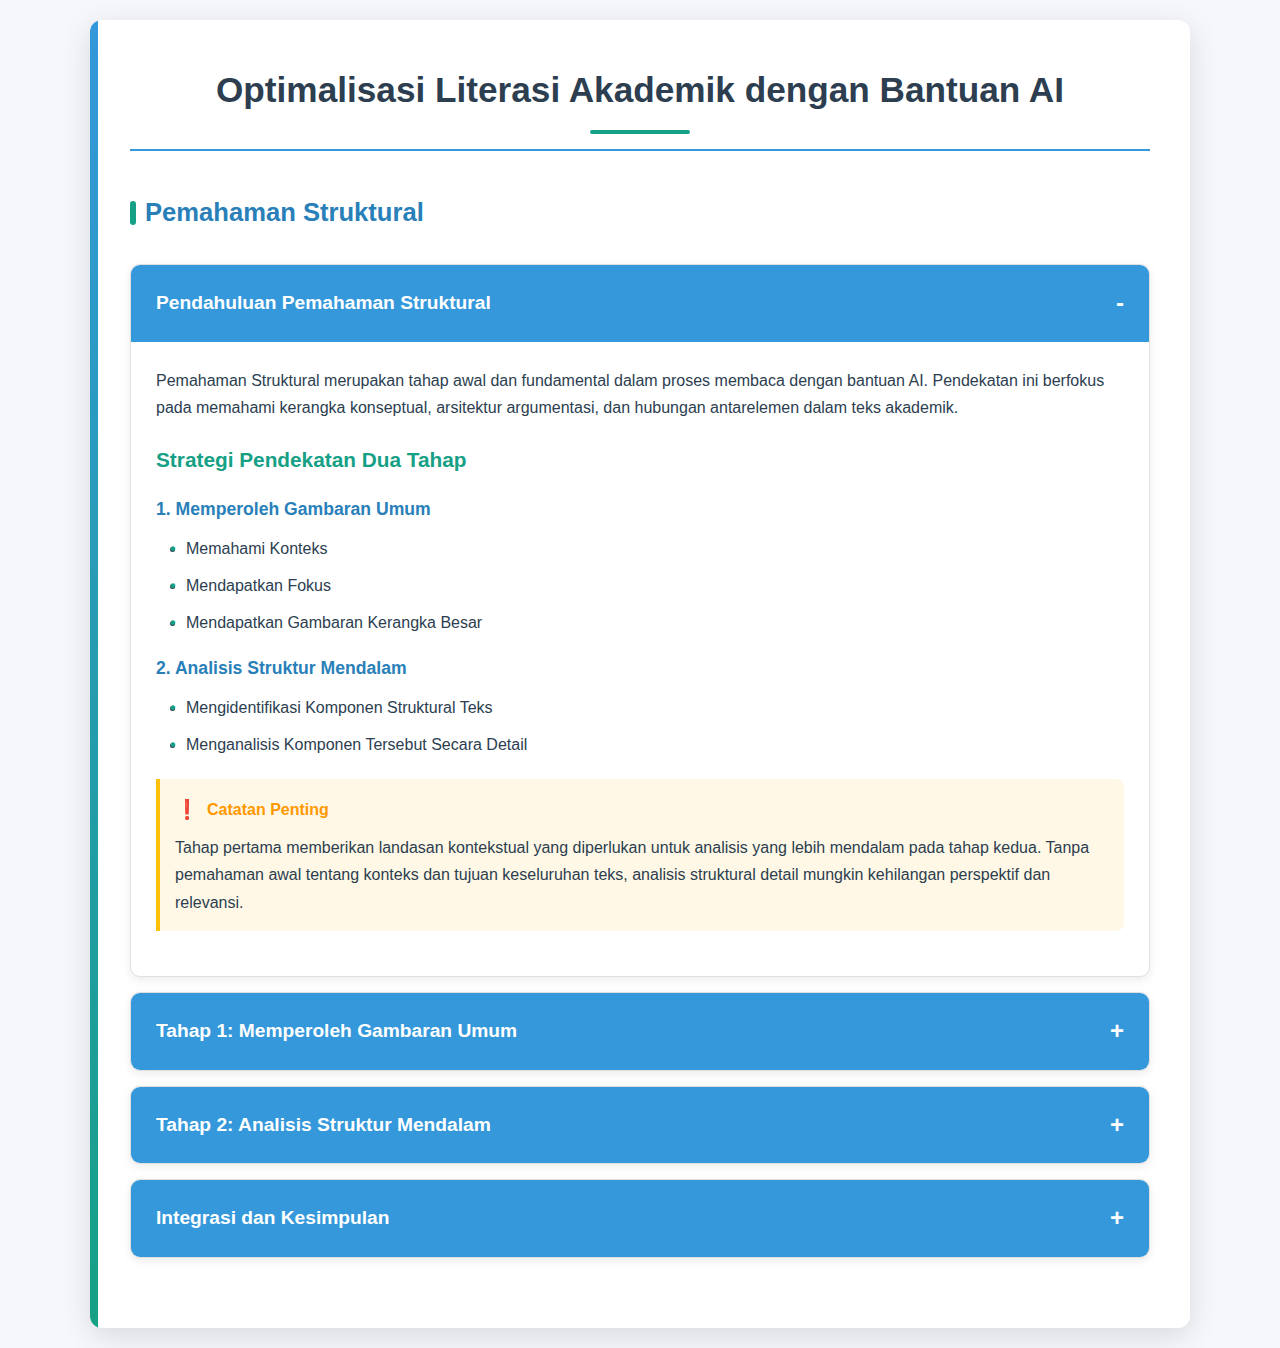
<file: contents/05-pemahaman-struktural-ok.html>
<!DOCTYPE html>
<html lang="id">
<head>
    <meta charset="UTF-8">
    <meta name="viewport" content="width=device-width, initial-scale=1.0">
    <title>Presentasi Interaktif: Pemahaman Struktural</title>
    <style>
        /* Reset dan Base Styles */
        :root {
            --primary-color: #3498db;
            --secondary-color: #2980b9;
            --accent-color: #16a085;
            --text-color: #2c3e50;
            --light-bg: #f5f7fa;
            --card-bg: #ffffff;
            --border-color: #e0e0e0;
            --code-bg: #f8f9fa;
            --success-color: #27ae60;
            --warning-color: #f39c12;
        }
        
        * {
            margin: 0;
            padding: 0;
            box-sizing: border-box;
        }
        
        body {
            font-family: 'Segoe UI', Tahoma, Geneva, Verdana, sans-serif;
            line-height: 1.7;
            color: var(--text-color);
            background-color: var(--light-bg);
            padding: 20px;
        }
        
        .presentation-container {
            max-width: 1100px;
            margin: 0 auto;
            background: var(--card-bg);
            border-radius: 12px;
            box-shadow: 0 8px 30px rgba(0,0,0,0.12);
            padding: 40px;
            position: relative;
            overflow: hidden;
        }
        
        .presentation-container::before {
            content: '';
            position: absolute;
            top: 0;
            left: 0;
            width: 8px;
            height: 100%;
            background: linear-gradient(to bottom, var(--primary-color), var(--accent-color));
        }
        
        h1 {
            color: var(--text-color);
            text-align: center;
            margin-bottom: 30px;
            padding-bottom: 15px;
            border-bottom: 2px solid var(--primary-color);
            font-size: 2.2rem;
            position: relative;
        }
        
        h1::after {
            content: '';
            display: block;
            width: 100px;
            height: 4px;
            background: var(--accent-color);
            margin: 10px auto 0;
            border-radius: 2px;
        }
        
        h2 {
            color: var(--secondary-color);
            margin-top: 40px;
            margin-bottom: 20px;
            font-size: 1.6rem;
            position: relative;
            padding-left: 15px;
        }
        
        h2::before {
            content: '';
            position: absolute;
            left: 0;
            top: 50%;
            transform: translateY(-50%);
            width: 6px;
            height: 24px;
            background-color: var(--accent-color);
            border-radius: 3px;
        }
        
        h3 {
            color: var(--accent-color);
            margin: 20px 0 12px;
            font-size: 1.3rem;
        }
        
        h4 {
            color: var(--secondary-color);
            margin: 18px 0 10px;
            font-size: 1.1rem;
        }
        
        /* Sistem Accordion Utama */
        .main-accordion {
            margin: 30px 0;
        }
        
        .main-accordion-item {
            margin-bottom: 15px;
            border-radius: 10px;
            overflow: hidden;
            box-shadow: 0 3px 10px rgba(0,0,0,0.08);
            border: 1px solid var(--border-color);
            background-color: var(--card-bg);
            transition: all 0.3s ease;
        }
        
        .main-accordion-item:hover {
            box-shadow: 0 5px 15px rgba(0,0,0,0.12);
        }
        
        .main-accordion-header {
            background-color: var(--primary-color);
            color: white;
            padding: 18px 25px;
            cursor: pointer;
            font-weight: 600;
            font-size: 1.2rem;
            display: flex;
            justify-content: space-between;
            align-items: center;
            transition: all 0.3s;
            position: relative;
        }
        
        .main-accordion-header:hover {
            background-color: var(--secondary-color);
        }
        
        .main-accordion-header::after {
            content: '+';
            font-size: 24px;
            transition: transform 0.3s;
        }
        
        .main-accordion-item.active .main-accordion-header::after {
            content: '-';
        }
        
        .main-accordion-content {
            padding: 0;
            max-height: 0;
            overflow: hidden;
            transition: max-height 0.4s ease-out, padding 0.3s ease;
        }
        
        .main-accordion-item.active .main-accordion-content {
            padding: 25px;
            max-height: 5000px;
        }
        
        /* Sistem Accordion Kedua (nested) */
        .nested-accordion {
            margin: 15px 0 0;
        }
        
        .nested-accordion-item {
            margin-bottom: 12px;
            border-radius: 8px;
            overflow: hidden;
            border: 1px solid var(--border-color);
        }
        
        .nested-accordion-header {
            background-color: #e8f4fc;
            color: var(--secondary-color);
            padding: 14px 20px;
            cursor: pointer;
            font-weight: 600;
            display: flex;
            justify-content: space-between;
            align-items: center;
            transition: all 0.2s;
        }
        
        .nested-accordion-header:hover {
            background-color: #d4e9fa;
        }
        
        .nested-accordion-header::after {
            content: '+';
            font-size: 20px;
            transition: transform 0.3s;
        }
        
        .nested-accordion-item.active .nested-accordion-header::after {
            content: '-';
        }
        
        .nested-accordion-content {
            padding: 0;
            max-height: 0;
            overflow: hidden;
            transition: max-height 0.3s ease-out, padding 0.3s ease;
        }
        
        .nested-accordion-item.active .nested-accordion-content {
            padding: 18px;
            max-height: 3000px;
        }
        
        /* Konten Styles */
        .content-block {
            margin-bottom: 20px;
        }
        
        .content-block p {
            margin-bottom: 12px;
        }
        
        .content-block ul, .content-block ol {
            padding-left: 30px;
            margin-bottom: 15px;
        }
        
        .content-block li {
            margin-bottom: 10px;
            position: relative;
        }
        
        .content-block li::before {
            content: '•';
            color: var(--accent-color);
            font-weight: bold;
            display: inline-block;
            width: 1em;
            margin-left: -1em;
            position: absolute;
            left: 0;
        }
        
        .content-block ol {
            counter-reset: item;
        }
        
        .content-block ol li {
            counter-increment: item;
        }
        
        .content-block ol li::before {
            content: counter(item) '.';
            color: var(--secondary-color);
        }
        
        /* Format Prompting yang Diperbaiki */
        .prompt-container {
            margin: 20px 0;
            border-left: 4px solid var(--accent-color);
            background-color: var(--code-bg);
            border-radius: 0 8px 8px 0;
            overflow: hidden;
        }
        
        .prompt-header {
            background-color: var(--accent-color);
            color: white;
            padding: 12px 15px;
            font-weight: 600;
            display: flex;
            align-items: center;
        }
        
        .prompt-header .icon {
            margin-right: 10px;
            font-size: 1.2rem;
        }
        
        .prompt-content {
            padding: 15px;
            font-family: 'Courier New', Courier, monospace;
            white-space: pre-wrap;
            line-height: 1.6;
            color: var(--text-color);
        }
        
        .prompt-type {
            display: inline-block;
            background-color: rgba(255,255,255,0.2);
            padding: 2px 8px;
            border-radius: 4px;
            font-size: 0.8rem;
            margin-left: 10px;
            font-weight: normal;
        }
        
        /* Box Catatan Penting */
        .important-note {
            background-color: #fff8e6;
            border-left: 4px solid #ffc107;
            padding: 15px;
            margin: 20px 0;
            border-radius: 0 8px 8px 0;
        }
        
        .important-note-title {
            font-weight: 600;
            color: #ff9800;
            margin-bottom: 8px;
            display: flex;
            align-items: center;
        }
        
        .important-note-title::before {
            content: '❗';
            margin-right: 8px;
            font-size: 1.2em;
        }
        
        /* Note dan Box Khusus */
        .note {
            background-color: #e8f4fc;
            border-left: 4px solid var(--primary-color);
            padding: 15px;
            margin: 20px 0;
            border-radius: 0 8px 8px 0;
        }
        
        .note-title {
            font-weight: 600;
            color: var(--secondary-color);
            margin-bottom: 8px;
            display: flex;
            align-items: center;
        }
        
        .note-title::before {
            content: 'ℹ️';
            margin-right: 8px;
        }
        
        .warning {
            background-color: #fef6e6;
            border-left: 4px solid var(--warning-color);
        }
        
        .warning .note-title::before {
            content: '⚠️';
        }
        
        .success {
            background-color: #e8f8f0;
            border-left: 4px solid var(--success-color);
        }
        
        .success .note-title::before {
            content: '✅';
        }
        
        /* Responsive */
        @media (max-width: 768px) {
            .presentation-container {
                padding: 20px 15px;
            }
            
            h1 {
                font-size: 1.8rem;
            }
            
            h2 {
                font-size: 1.4rem;
            }
            
            .main-accordion-header {
                padding: 15px 20px;
                font-size: 1.1rem;
            }
            
            .nested-accordion-header {
                padding: 12px 15px;
            }
        }
    </style>
</head>
<body>
    <div class="presentation-container">
        <h1>Optimalisasi Literasi Akademik dengan Bantuan AI</h1>
        <h2>Pemahaman Struktural</h2>
        
        <div class="main-accordion">
            <!-- Bagian 1: Pendahuluan -->
            <div class="main-accordion-item active">
                <div class="main-accordion-header">Pendahuluan Pemahaman Struktural</div>
                <div class="main-accordion-content">
                    <div class="content-block">
                        <p>Pemahaman Struktural merupakan tahap awal dan fundamental dalam proses membaca dengan bantuan AI. Pendekatan ini berfokus pada memahami kerangka konseptual, arsitektur argumentasi, dan hubungan antarelemen dalam teks akademik.</p>
                    </div>
                    
                    <div class="content-block">
                        <h3>Strategi Pendekatan Dua Tahap</h3>
                            <h4>1. Memperoleh Gambaran Umum</h4>
                            <ul>
                                <li>Memahami Konteks</li>
                                <li>Mendapatkan Fokus</li>
                                <li>Mendapatkan Gambaran Kerangka Besar</li>
                            </ul>
                            <h4>2. Analisis Struktur Mendalam</h4>
                            <ul>
                                <li>Mengidentifikasi Komponen Struktural Teks</li>
                                <li>Menganalisis Komponen Tersebut Secara Detail</li>
                            </ul>
                    </div>
                    
                    <div class="important-note">
                        <div class="important-note-title">Catatan Penting</div>
                        <p>Tahap pertama memberikan landasan kontekstual yang diperlukan untuk analisis yang lebih mendalam pada tahap kedua. Tanpa pemahaman awal tentang konteks dan tujuan keseluruhan teks, analisis struktural detail mungkin kehilangan perspektif dan relevansi.</p>
                    </div>
                </div>
            </div>
            
            <!-- Bagian 2: Tahap 1 - Gambaran Umum -->
            <div class="main-accordion-item">
                <div class="main-accordion-header">Tahap 1: Memperoleh Gambaran Umum</div>
                <div class="main-accordion-content">
                    <div class="content-block">
                        <p>Gambaran umum memberikan fondasi kognitif yang diperlukan sebelum menganalisis struktur detail. Ini membantu mengontekstualisasikan elemen-elemen individual dan menghindari pemborosan energi kognitif dengan memastikan fokus pada aspek yang relevan.</p>
                    </div>
                    
                    <div class="important-note">
                        <div class="important-note-title">Catatan Penting</div>
                        <p>Gambaran umum harus mencakup identifikasi dasar, kontekstualisasi, karakterisasi teks, dan pemetaan awal. Pastikan untuk memahami konteks sebelum masuk ke analisis detail.</p>
                    </div>
                    
                    <!-- Sub-accordion untuk Elemen Kunci -->
                    <div class="nested-accordion">
                        <div class="nested-accordion-item active">
                            <div class="nested-accordion-header"><strong>Elemen Kunci dalam Gambaran Umum</strong></div>
                            <div class="nested-accordion-content">
                                <div class="content-block">
                                    <h4>1. Identifikasi Dasar</h4>
                                    <ul>
                                        <li>Topik utama teks dan fokus spesifiknya</li>
                                        <li>Pertanyaan penelitian atau masalah yang dibahas</li>
                                        <li>Tujuan utama penulis (menginformasikan, meyakinkan, mengkritik, dll.)</li>
                                    </ul>
                                </div>
                                
                                <div class="content-block">
                                    <h4>2. Kontekstualisasi</h4>
                                    <ul>
                                        <li>Konteks akademik atau disiplin ilmu yang melatarbelakangi teks</li>
                                        <li>Tradisi intelektual atau teoretis yang memengaruhi pendekatan penulis</li>
                                        <li>Posisi teks dalam perdebatan atau diskursus yang lebih luas</li>
                                    </ul>
                                </div>
                                
                                <div class="content-block">
                                    <h4>3. Karakterisasi Teks</h4>
                                    <ul>
                                        <li>Jenis teks (argumentatif, deskriptif, naratif, empiris, konseptual, dll.)</li>
                                        <li>Pendekatan metodologis yang digunakan</li>
                                        <li>Gaya penulisan dan konvensi retoris yang dominan</li>
                                    </ul>
                                </div>
                                
                                <div class="content-block">
                                    <h4>4. Pemetaan Awal</h4>
                                    <ul>
                                        <li>Struktur umum dan organisasi teks</li>
                                        <li>Bagian-bagian utama dan fungsinya</li>
                                        <li>Alur argumentasi atau pengembangan ide</li>
                                    </ul>
                                </div>
                            </div>
                        </div>
                        
                        <!-- Sub-accordion untuk Format Prompting Umum -->
                        <div class="nested-accordion-item">
                            <div class="nested-accordion-header">Format Prompting Umum</div>
                            <div class="nested-accordion-content">
                                <div class="prompt-container">
                                    <div class="prompt-header">
                                        <span class="icon">📝</span> Prompt Dasar
                                        <span class="prompt-type">Untuk Teks Secara Umum</span>
                                    </div>
                                    <div class="prompt-content">
Konteks: Gambaran umum [judul teks]
Tujuan: Memahami konteks, fokus, dan kerangka umum teks sebelum menganalisis strukturnya
Permintaan:
1. Jelaskan secara ringkas apa topik utama teks ini dan pertanyaan atau masalah yang ingin dijawab 
2. Identifikasi tujuan utama penulis dan pendekatan yang digunakan
3. Jelaskan konteks akademik, disiplin ilmu, atau tradisi intelektual yang menjadi latar belakang teks ini
4. Deskripsikan jenis teks ini (argumentatif, naratif, deskriptif, dll.) dan bagaimana hal itu memengaruhi cara membacanya
5. Berikan ringkasan sangat singkat tentang bagian-bagian utama teks dan alur pemikirannya
                                    </div>
                                </div>
                                
                                <div class="important-note">
                                    <div class="important-note-title">Catatan Penting</div>
                                    <p>Prompt ini dapat disesuaikan dengan jenis teks tertentu. Lihat contoh-contoh di bawah untuk penyesuaian berdasarkan jenis teks.</p>
                                </div>
                            </div>
                        </div>
                        
                        <!-- Sub-accordion untuk Format Prompting Berdasarkan Jenis Teks -->
                        <div class="nested-accordion-item">
                            <div class="nested-accordion-header">Format Prompting Berdasarkan Jenis Teks</div>
                            <div class="nested-accordion-content">
                                <div class="content-block">
                                    <h4>1. Teks Argumentatif-Analitis</h4>
                                    <div class="prompt-container">
                                        <div class="prompt-header">
                                            <span class="icon">📚</span> Artikel Jurnal/Makalah Teoretis
                                            <span class="prompt-type">Argumentatif</span>
                                        </div>
                                        <div class="prompt-content">
Konteks: Gambaran umum [judul teks argumentatif]
Tujuan: Memahami kerangka argumentasi dan konteks teoretis
Permintaan:
1. Identifikasi tesis utama atau argumen sentral teks
2. Jelaskan secara ringkas kerangka teoretis yang digunakan penulis
3. Deskripsikan jenis bukti atau contoh yang digunakan untuk mendukung argumen
4. Kontekstualisasikan teks ini dalam perdebatan akademik atau sosial yang lebih luas
5. Jelaskan struktur umum bagaimana argumentasi dikembangkan
                                        </div>
                                    </div>
                                </div>
                                
                                <div class="content-block">
                                    <h4>2. Teks Empiris</h4>
                                    <div class="prompt-container">
                                        <div class="prompt-header">
                                            <span class="icon">🔬</span> Penelitian Eksperimental/Studi Kasus
                                            <span class="prompt-type">Empiris</span>
                                        </div>
                                        <div class="prompt-content">
Konteks: Gambaran umum [judul teks empiris]
Tujuan: Memahami kerangka metodologis dan temuan utama
Permintaan:
1. Identifikasi pertanyaan penelitian utama dan hipotesis (jika ada)
2. Jelaskan metodologi dan desain penelitian secara singkat
3. Deskripsikan temuan utama dan signifikansinya
4. Kontekstualisasikan penelitian ini dalam literatur terkait
5. Jelaskan bagaimana penulis mengembangkan argumen dari data ke kesimpulan
                                        </div>
                                    </div>
                                </div>
                                
                                <div class="content-block">
                                    <h4>3. Teks Naratif-Historis</h4>
                                    <div class="prompt-container">
                                        <div class="prompt-header">
                                            <span class="icon">🕰️</span> Narasi Historis/Analisis Perkembangan
                                            <span class="prompt-type">Naratif</span>
                                        </div>
                                        <div class="prompt-content">
Konteks: Gambaran umum [judul teks naratif-historis]
Tujuan: Memahami kerangka kronologis dan interpretasi historis
Permintaan:
1. Identifikasi fokus temporal dan geografis teks
2. Jelaskan perspektif historiografis yang digunakan penulis
3. Deskripsikan periodisasi atau struktur naratif utama
4. Identifikasi tema dan motif utama yang muncul dalam narasi
5. Jelaskan bagaimana penulis menginterpretasikan peristiwa atau perkembangan yang dibahas
                                        </div>
                                    </div>
                                </div>
                                
                                <div class="content-block">
                                    <h4>4. Teks Konseptual-Filosofis</h4>
                                    <div class="prompt-container">
                                        <div class="prompt-header">
                                            <span class="icon">🧠</span> Esai Filosofis/Eksplorasi Konseptual
                                            <span class="prompt-type">Filosofis</span>
                                        </div>
                                        <div class="prompt-content">
Konteks: Gambaran umum [judul teks konseptual-filosofis]
Tujuan: Memahami kerangka konseptual dan posisi filosofis
Permintaan:
1. Identifikasi pertanyaan filosofis utama yang dibahas
2. Jelaskan tradisi filosofis atau aliran pemikiran yang memengaruhi teks
3. Deskripsikan konsep-konsep kunci yang diperkenalkan atau direinterpretasi
4. Kontekstualisasikan argumen dalam dialog filosofis yang lebih luas
5. Jelaskan bagaimana penulis mengembangkan posisi filosofisnya
                                        </div>
                                    </div>
                                </div>
                                
                                <div class="important-note">
                                    <div class="important-note-title">Catatan Penting</div>
                                    <p>Pastikan untuk memilih format prompting yang sesuai dengan jenis teks yang sedang dianalisis. Penyesuaian prompt berdasarkan jenis teks akan menghasilkan analisis yang lebih relevan dan akurat.</p>
                                </div>
                            </div>
                        </div>
                    </div>
                </div>
            </div>
            
            <!-- Bagian 3: Tahap 2 - Analisis Struktur Mendalam -->
            <div class="main-accordion-item">
                <div class="main-accordion-header">Tahap 2: Analisis Struktur Mendalam</div>
                <div class="main-accordion-content">
                    <div class="content-block">
                        <p>Setelah memperoleh gambaran umum yang komprehensif, langkah berikutnya adalah menganalisis struktur teks secara lebih mendalam untuk mengidentifikasi komponen-komponen struktural spesifik dan menganalisis hubungan antara mereka.</p>
                    </div>
                    
                    <div class="important-note">
                        <div class="important-note-title">Catatan Penting</div>
                        <p>Analisis struktur mendalam harus dilakukan setelah memiliki pemahaman yang cukup tentang gambaran umum teks. Langkah ini membutuhkan fokus pada detail dan hubungan antarkomponen teks.</p>
                    </div>
                    
                    <!-- Sub-accordion untuk Elemen Kunci -->
                    <div class="nested-accordion">
                        <div class="nested-accordion-item active">
                            <div class="nested-accordion-header">Elemen Kunci Analisis Struktur Mendalam</div>
                            <div class="nested-accordion-content">
                                <div class="content-block">
                                    <h4>1. Identifikasi Pola Organisasi Teks</h4>
                                    <ul>
                                        <li>Bagaimana teks disusun? (kronologis, tematik, argumentatif, naratif, dll)</li>
                                        <li>Apa fungsi dari bagian-bagian berbeda dalam teks?</li>
                                        <li>Bagaimana transisi antar bagian teks dikelola?</li>
                                    </ul>
                                </div>
                                
                                <div class="content-block">
                                    <h4>2. Pemetaan Konsep dan Ide</h4>
                                    <ul>
                                        <li><strong>Fungsi Struktural dalam Teks</strong> - Peran konsep dalam struktur argumentasi</li>
                                        <li><strong>Frekuensi dan Persistensi</strong> - Seberapa sering konsep muncul dan konsistensinya</li>
                                        <li><strong>Kekuatan Definitif</strong> - Bagaimana konsep didefinisikan dan dijelaskan</li>
                                        <li><strong>Fungsi Pengorganisasian</strong> - Bagaimana konsep mengorganisasi argumen lain</li>
                                        <li><strong>Nilai Penjelas</strong> - Kontribusi konsep terhadap pemahaman teks</li>
                                        <li><strong>Koherensi dengan Tujuan</strong> - Hubungan konsep dengan tujuan teks</li>
                                        <li><strong>Kemandirian Konseptual</strong> - Integritas dan koherensi internal konsep</li>
                                    </ul>
                                </div>
                                
                                <div class="content-block">
                                    <h4>3. Analisis Hubungan Antarkonsep</h4>
                                    <div class="note success">
                                        <div class="note-title">Tip Analisis</div>
                                        <p>Pemahaman struktural yang komprehensif tidak hanya mengidentifikasi konsep-konsep utama tetapi juga meneliti bagaimana konsep-konsep tersebut saling berhubungan.</p>
                                    </div>
                                    
                                    <div class="content-block">
                                        <h5>Jenis Hubungan Konseptual:</h5>
                                        <ul>
                                            <li><strong>Hierarkis</strong>: Generalisasi-spesifikasi, abstraksi-konkretisasi, kategori-anggota</li>
                                            <li><strong>Logis</strong>: Premis-kesimpulan, kondisi-konsekuensi, kontradiksi-oposisi</li>
                                            <li><strong>Fungsional</strong>: Fungsi-tujuan, problem-solusi, sarana-hasil</li>
                                            <li><strong>Kausal</strong>: Sebab-akibat, stimulus-respons, masalah-dampak</li>
                                            <li><strong>Semantik</strong>: Sinonimi-kesetaraan, antonimi-perlawanan, komplementaritas</li>
                                            <li><strong>Temporal</strong>: Sekuensial, simultan, evolusioner</li>
                                            <li><strong>Dialektis</strong>: Tesis-antitesis-sintesis, konflik-resolusi, paradoks-rekonsiliasi</li>
                                        </ul>
                                    </div>
                                </div>
                                
                                <div class="important-note">
                                    <div class="important-note-title">Catatan Penting</div>
                                    <p>Analisis hubungan antarkonsep adalah inti dari pemahaman struktural. Luangkan waktu untuk memetakan hubungan-hubungan ini secara sistematis.</p>
                                </div>
                            </div>
                        </div>
                        
                        <!-- Sub-accordion untuk Format Prompting -->
                        <div class="nested-accordion-item">
                            <div class="nested-accordion-header">Format Prompting Analisis Mendalam</div>
                            <div class="nested-accordion-content">
                                <div class="prompt-container">
                                    <div class="prompt-header">
                                        <span class="icon">🔍</span> Analisis Struktural Umum
                                        <span class="prompt-type">Struktur Mendalam</span>
                                    </div>
                                    <div class="prompt-content">
Konteks: Analisis struktural mendalam [judul teks]
Tujuan: Menganalisis struktur konseptual dan organisasi detail teks
Permintaan:
1. Identifikasi pola pengorganisasian utama dalam teks ini (argumentatif, naratif, tematik, dll)
2. Petakan konsep-konsep kunci dan jelaskan bagaimana konsep tersebut saling berhubungan
3. Identifikasi kerangka pemikiran atau pendekatan yang digunakan penulis
4. Jelaskan bagaimana alur penyampaian distrukturkan untuk mencapai tujuan teks
5. Analisis bagaimana bukti atau contoh diorganisir untuk mendukung argumen utama
                                    </div>
                                </div>
                                
                                <div class="content-block">
                                    <h4>Prompt Khusus Jenis Teks</h4>
                                    
                                    <div class="prompt-container">
                                        <div class="prompt-header">
                                            <span class="icon">📚</span> Teks Argumentatif-Analitis
                                            <span class="prompt-type">Analisis Mendalam</span>
                                        </div>
                                        <div class="prompt-content">
Konteks: Analisis struktural [judul teks argumentatif]
Tujuan: Memahami struktur argumentasi dan kerangka teoretis
Permintaan:
1. Identifikasi tesis utama dan sub-tesis yang mendukungnya
2. Petakan argumen utama dan bagaimana argumen ini mendukung tesis
3. Identifikasi kerangka teoretis dan asumsi epistemologis yang mendasari
4. Jelaskan bagaimana bukti diorganisir untuk mendukung argumen
5. Analisis struktur logis dari argumentasi keseluruhan
                                        </div>
                                    </div>
                                    
                                    <div class="prompt-container">
                                        <div class="prompt-header">
                                            <span class="icon">🔬</span> Teks Empiris
                                            <span class="prompt-type">Analisis Mendalam</span>
                                        </div>
                                        <div class="prompt-content">
Konteks: Analisis struktural [judul teks empiris]
Tujuan: Memahami struktur metodologis dan pola penyajian temuan
Permintaan:
1. Identifikasi pertanyaan penelitian dan hipotesis utama
2. Petakan kerangka metodologis dan desain penelitian
3. Analisis bagaimana data diorganisir dan dipresentasikan
4. Jelaskan hubungan antara temuan empiris dan klaim teoretis
5. Identifikasi bagaimana keterbatasan diakui dan diatasi
                                        </div>
                                    </div>
                                </div>
                                
                                <div class="important-note">
                                    <div class="important-note-title">Catatan Penting</div>
                                    <p>Gunakan format prompting yang sesuai dengan jenis teks dan tujuan analisis Anda. Prompt yang tepat akan menghasilkan analisis yang lebih terstruktur dan mendalam.</p>
                                </div>
                            </div>
                        </div>
                        
                        <!-- Sub-accordion untuk Representasi Hubungan -->
                        <div class="nested-accordion-item">
                            <div class="nested-accordion-header">Metode Representasi Hubungan</div>
                            <div class="nested-accordion-content">
                                <div class="content-block">
                                    <h4>1. Deskripsi Verbal</h4>
                                    <p>Representasi naratif yang menjelaskan struktur teks dan hubungan antarkonsep secara deskriptif.</p>
                                    <div class="note">
                                        <div class="note-title">Contoh:</div>
                                        <p>"Dalam teks ini, konsep 'validitas ekologis' berfungsi sebagai prinsip evaluatif yang diterapkan pada 'metode eksperimental'. Hubungan ini bersifat dialektis, di mana ketegangan antara kontrol eksperimental dan realisme kontekstual dieksplorasi untuk mengembangkan pendekatan metodologis yang lebih nuansir."</p>
                                    </div>
                                </div>
                                
                                <div class="content-block">
                                    <h4>2. Matriks Relasional</h4>
                                    <p>Tabel yang menampilkan hubungan antarkonsep secara sistematis.</p>
                                    <div class="note warning">
                                        <div class="note-title">Format Matriks:</div>
                                        <p>| Konsep A | Jenis Hubungan | Konsep B | Konteks/Elaborasi |</p>
                                    </div>
                                </div>
                                
                                <div class="content-block">
                                    <h4>3. Diagram Visual</h4>
                                    <ul>
                                        <li><strong>Peta Konsep</strong>: Node dan garis berlabel</li>
                                        <li><strong>Diagram Alir</strong>: Alur logis atau kronologis</li>
                                        <li><strong>Jaringan Semantik</strong>: Web interkoneksi semantik</li>
                                        <li><strong>Model Hierarkis</strong>: Taksonomi, diagram pohon, piramida konsep</li>
                                    </ul>
                                </div>
                                
                                <div class="important-note">
                                    <div class="important-note-title">Catatan Penting</div>
                                    <p>Pilih metode representasi yang paling sesuai dengan kompleksitas hubungan yang ingin Anda tampilkan. Diagram visual sangat membantu untuk hubungan yang kompleks, sementara deskripsi verbal lebih baik untuk hubungan yang nuansir.</p>
                                </div>
                            </div>
                        </div>
                    </div>
                </div>
            </div>
            
            <!-- Bagian 4: Integrasi dan Kesimpulan -->
            <div class="main-accordion-item">
                <div class="main-accordion-header">Integrasi dan Kesimpulan</div>
                <div class="main-accordion-content">
                    <div class="content-block">
                        <h3>Mengintegrasikan Kedua Tahap</h3>
                        <p>Kunci untuk pemahaman struktural yang efektif adalah mengintegrasikan gambaran umum dengan analisis detail dalam proses iteratif.</p>
                        
                        <div class="note">
                            <div class="note-title">Proses Iteratif:</div>
                            <ol>
                                <li>Mulai dengan gambaran umum untuk memahami konteks, tujuan, dan struktur keseluruhan</li>
                                <li>Lakukan analisis struktur mendalam untuk mengidentifikasi konsep kunci dan hubungan antarkonsep</li>
                                <li>Kembali ke gambaran umum untuk memperbarui pemahaman awal berdasarkan temuan detail</li>
                                <li>Lanjutkan dengan analisis yang lebih spesifik pada area yang memerlukan perhatian khusus</li>
                                <li>Refleksikan dan evaluasi pemahaman keseluruhan untuk memastikan koherensi dan komprehensivitas</li>
                            </ol>
                        </div>
                    </div>
                    
                    <div class="content-block">
                        <h3>Dokumentasi Pemahaman Struktural Terpadu</h3>
                        <div class="prompt-container">
                            <div class="prompt-header">
                                <span class="icon">📋</span> Template Dokumentasi
                                <span class="prompt-type">Struktur Terpadu</span>
                            </div>
                            <div class="prompt-content">
# Dokumentasi Pemahaman Struktural: [Judul Teks]

## Gambaran Umum
- Topik dan fokus utama:
- Tujuan dan pendekatan penulis:
- Konteks akademik dan posisi dalam diskursus:
- Jenis teks dan karakteristik utama:
- Struktur keseluruhan dan alur argumentasi:

## Analisis Struktural Mendalam
- Konsep-konsep kunci dan definisinya:
- Hubungan antarkonsep utama:
- Kerangka teoretis dan asumsi dasar:
- Pola argumentasi dan pengorganisasian bukti:
- Area ambiguitas atau kompleksitas konseptual:

## Sintesis dan Refleksi
- Perpaduan pemahaman umum dan detail:
- Temuan utama dari analisis struktural:
- Implikasi untuk pemahaman keseluruhan teks:
- Pertanyaan untuk eksplorasi lebih lanjut:
                            </div>
                        </div>
                    </div>
                    
                    <div class="important-note">
                        <div class="important-note-title">Catatan Penting</div>
                        <p>Dokumentasikan setiap tahap analisis secara sistematis. Template ini membantu memastikan tidak ada elemen penting yang terlewat dalam proses pemahaman struktural.</p>
                    </div>
                    
                    <div class="content-block">
                        <h3>Kesimpulan</h3>
                        <p>Pendekatan dua tahap untuk pemahaman struktural—memperoleh gambaran umum dan melakukan analisis struktur mendalam—memungkinkan pemahaman yang lebih komprehensif dan kontekstual terhadap teks akademik. Dengan menggunakan format prompting yang disesuaikan dengan jenis teks dan menerapkan strategi analisis yang sistematis, mahasiswa dapat memanfaatkan AI sebagai alat yang efektif untuk mengembangkan pemahaman struktural yang kaya dan mendalam.</p>
                    </div>
                    
                    <div class="important-note">
                        <div class="important-note-title">Catatan Penting</div>
                        <p>Proses pemahaman struktural adalah iteratif. Jangan ragu untuk kembali ke tahap sebelumnya jika ditemukan informasi baru yang mengubah pemahaman Anda terhadap teks.</p>
                    </div>
                </div>
            </div>
        </div>
    </div>

    <script>
        document.addEventListener('DOMContentLoaded', function() {
            // Sistem accordion utama
            const mainAccordionItems = document.querySelectorAll('.main-accordion-item');
            
            mainAccordionItems.forEach(item => {
                const header = item.querySelector('.main-accordion-header');
                
                header.addEventListener('click', () => {
                    // Tutup semua item accordion utama lainnya
                    mainAccordionItems.forEach(otherItem => {
                        if (otherItem !== item && otherItem.classList.contains('active')) {
                            otherItem.classList.remove('active');
                        }
                    });
                    
                    // Toggle item yang diklik
                    item.classList.toggle('active');
                });
            });
            
            // Sistem accordion nested
            const nestedAccordionItems = document.querySelectorAll('.nested-accordion-item');
            
            nestedAccordionItems.forEach(item => {
                const header = item.querySelector('.nested-accordion-header');
                
                header.addEventListener('click', () => {
                    // Biarkan multiple nested accordion terbuka
                    item.classList.toggle('active');
                });
            });
            
            // Buka item pertama secara default
            if (mainAccordionItems.length > 0) {
                mainAccordionItems[0].classList.add('active');
            }
            
            // Buka nested accordion pertama di setiap main accordion
            document.querySelectorAll('.nested-accordion').forEach(nestedAcc => {
                const firstNestedItem = nestedAcc.querySelector('.nested-accordion-item');
                if (firstNestedItem) {
                    firstNestedItem.classList.add('active');
                }
            });
        });
    </script>
</body>
</html>
</file>
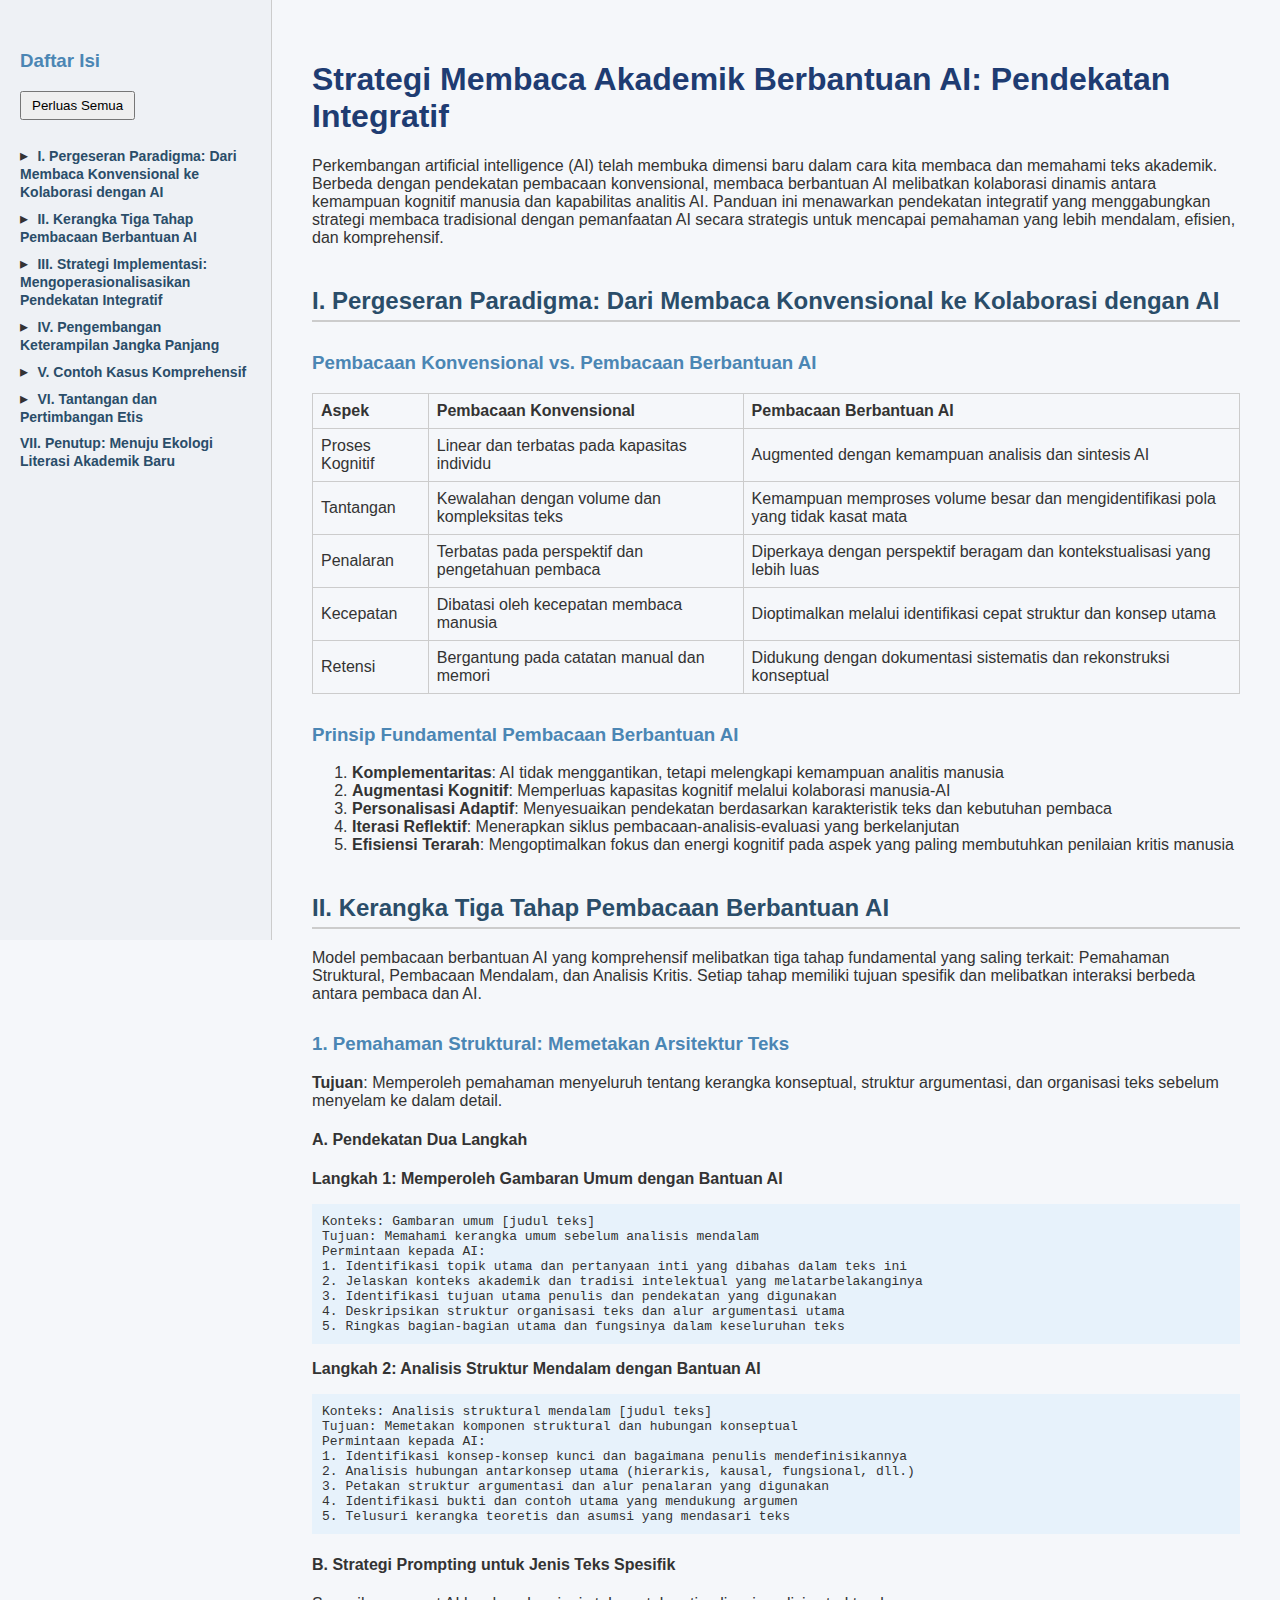
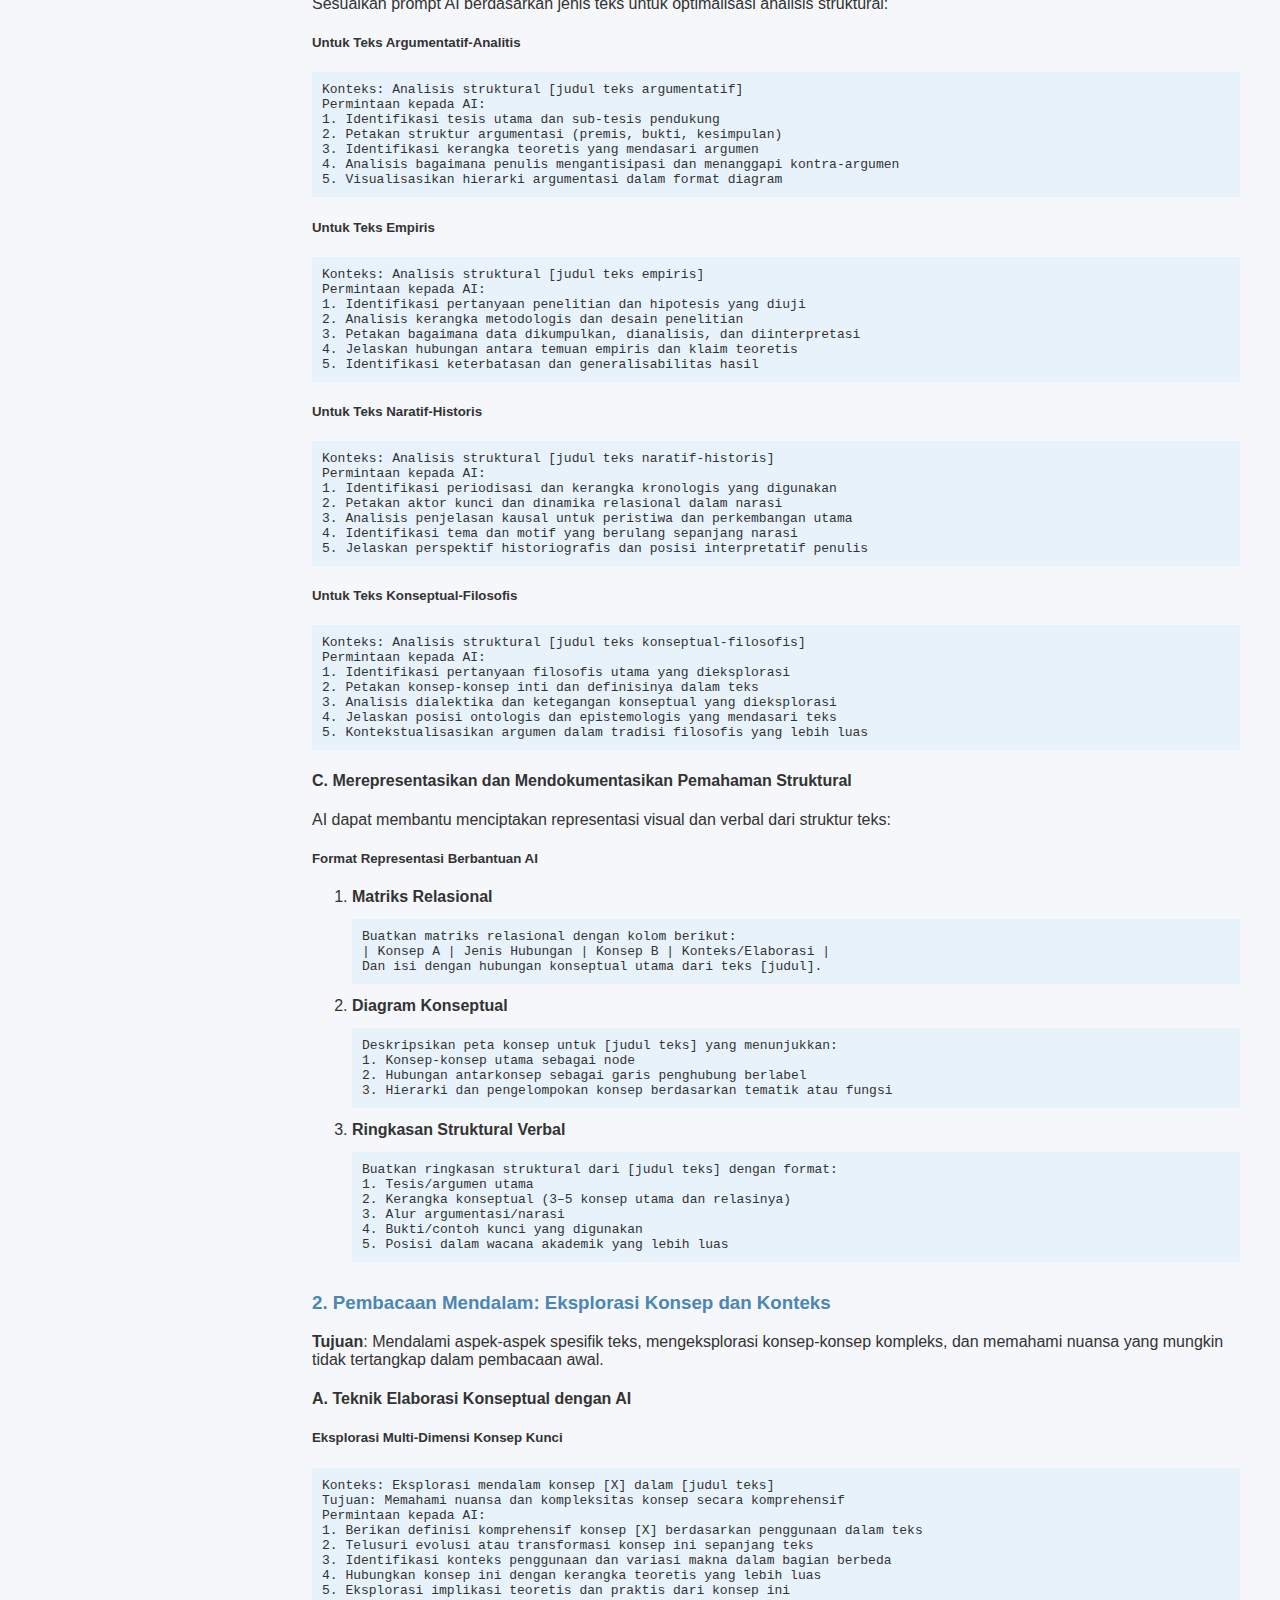
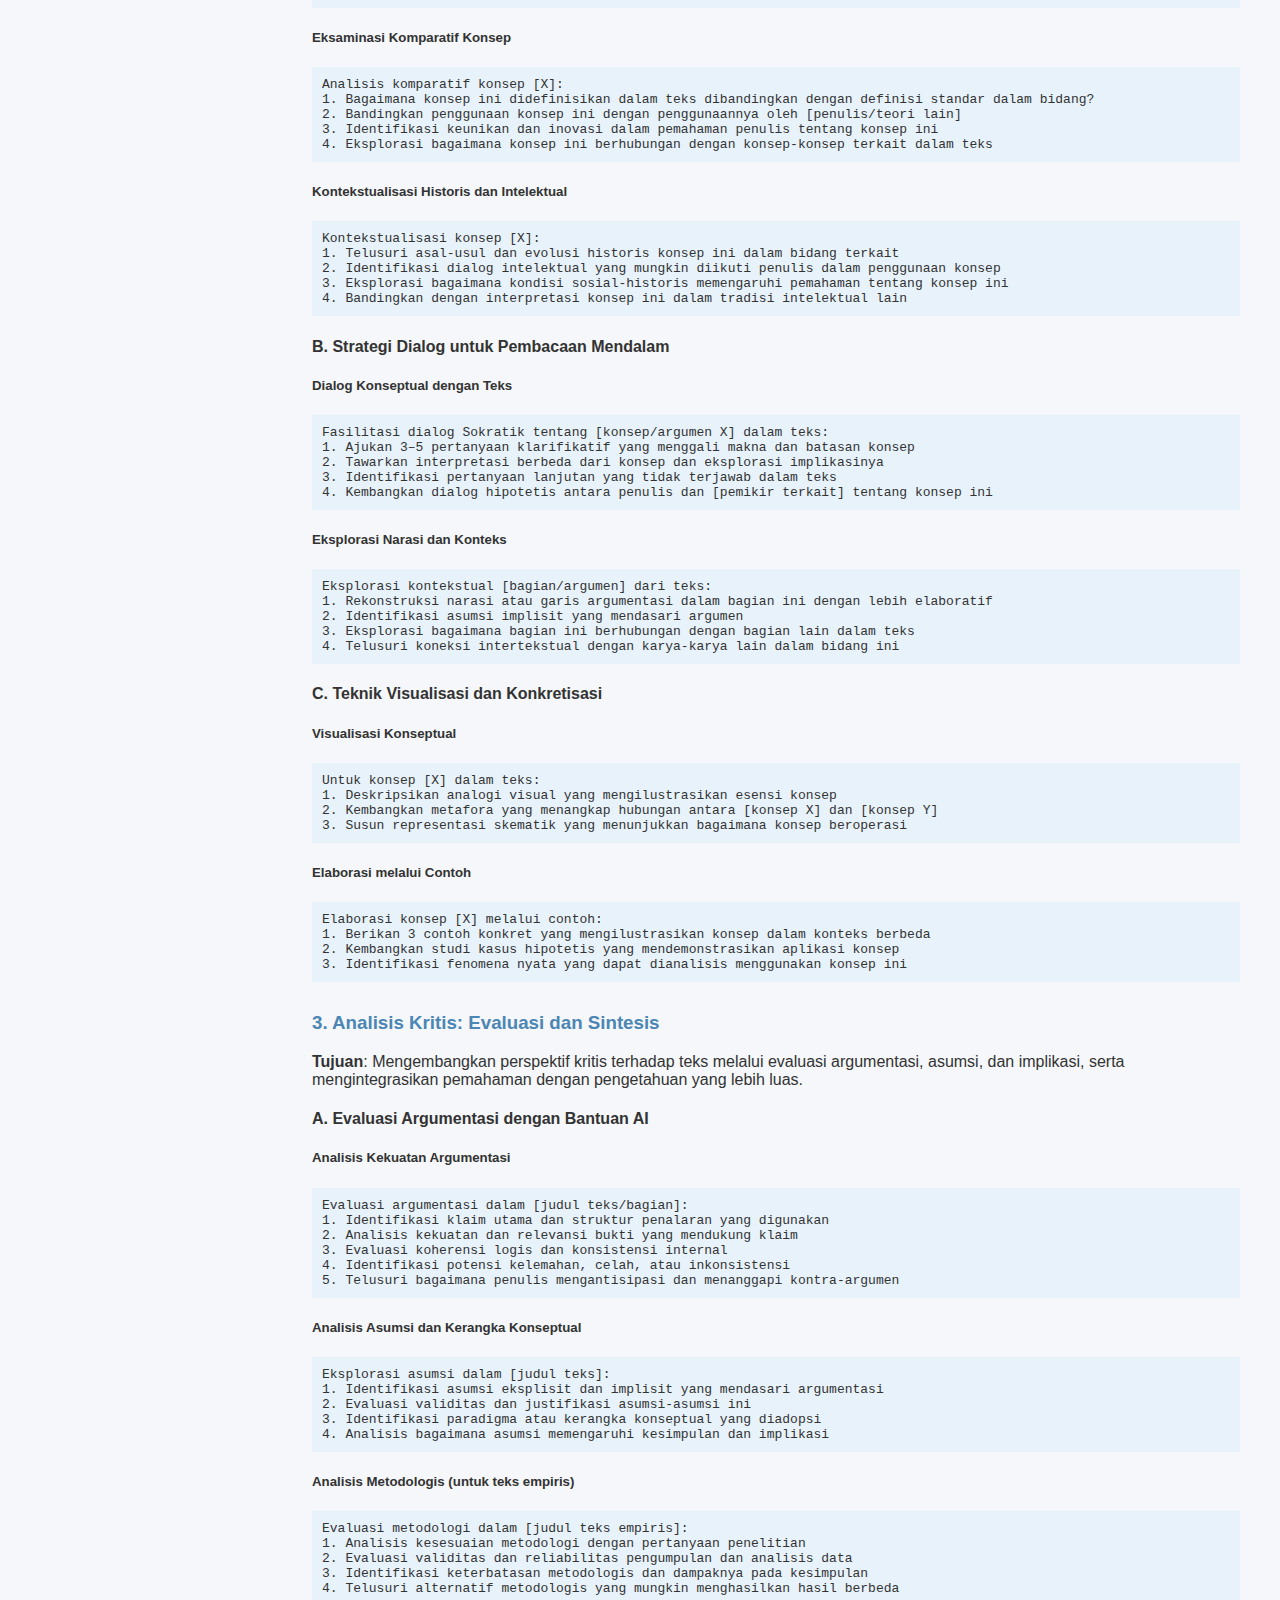
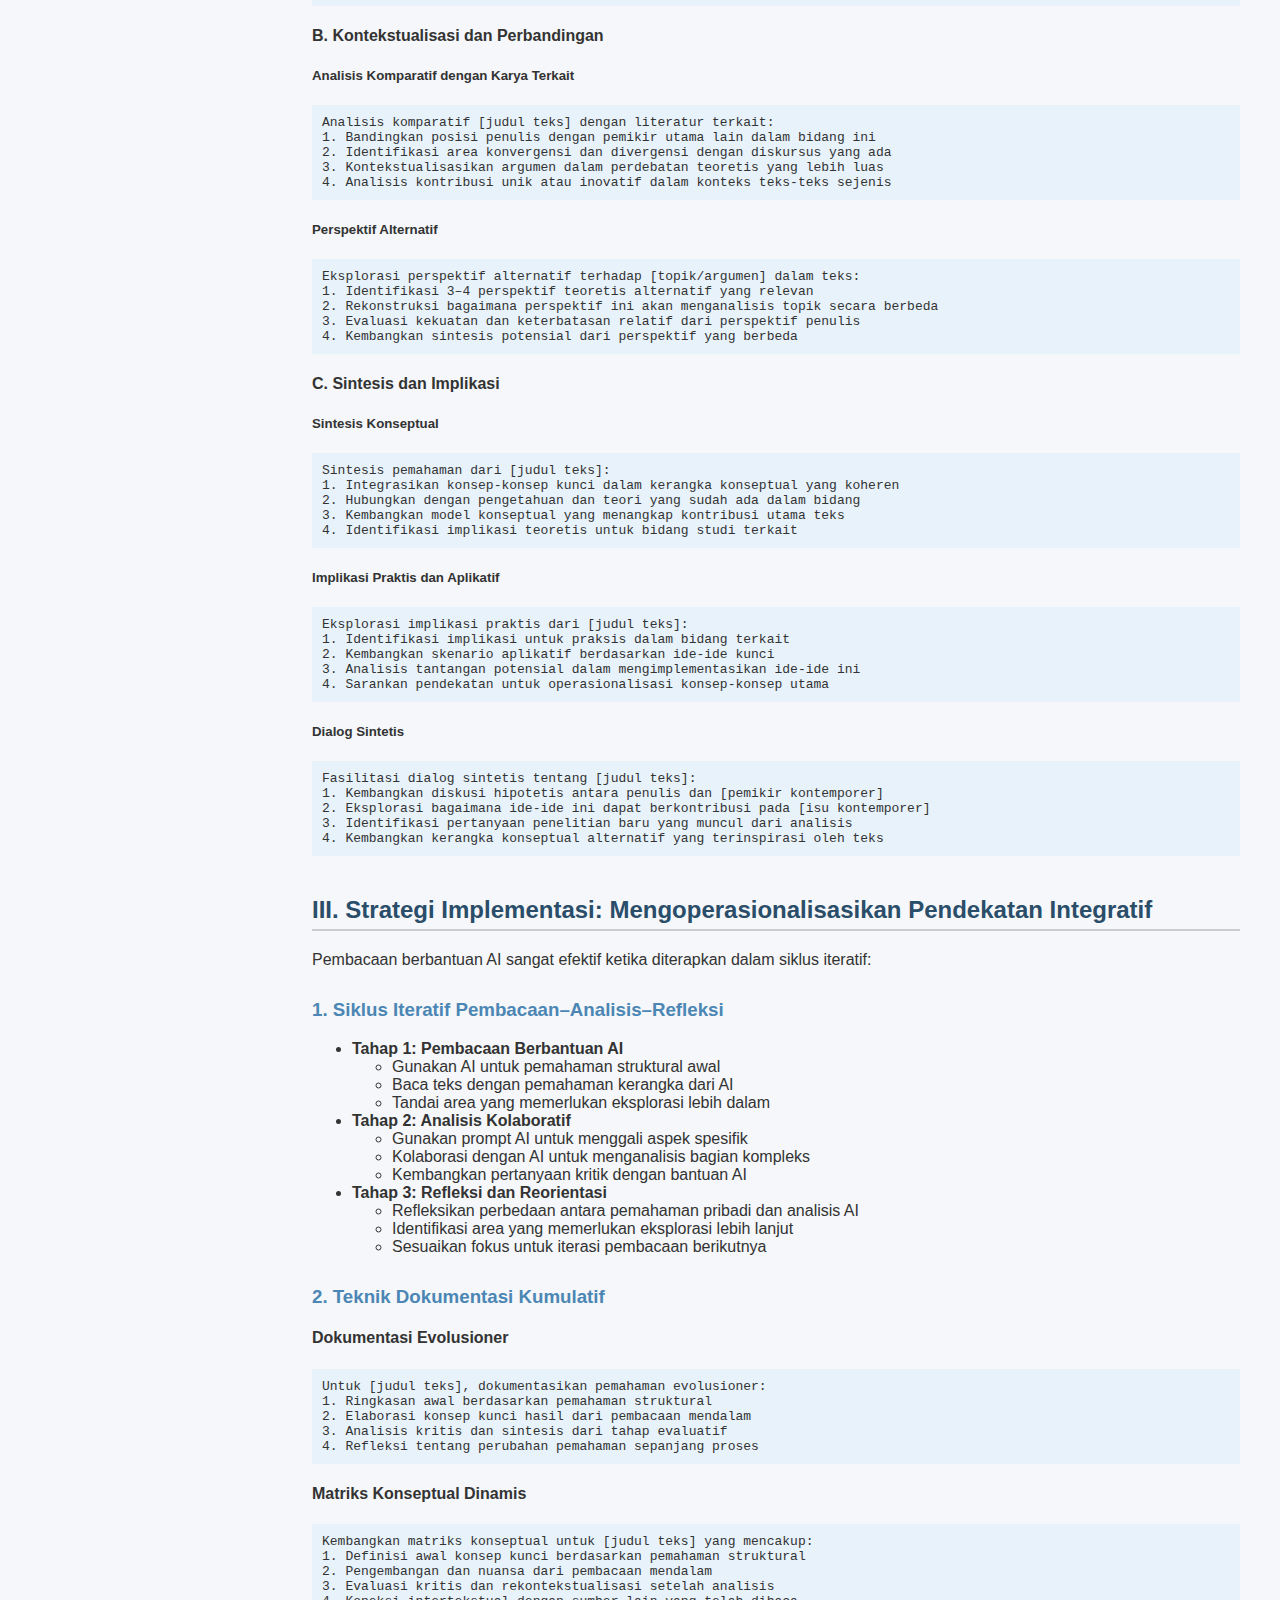
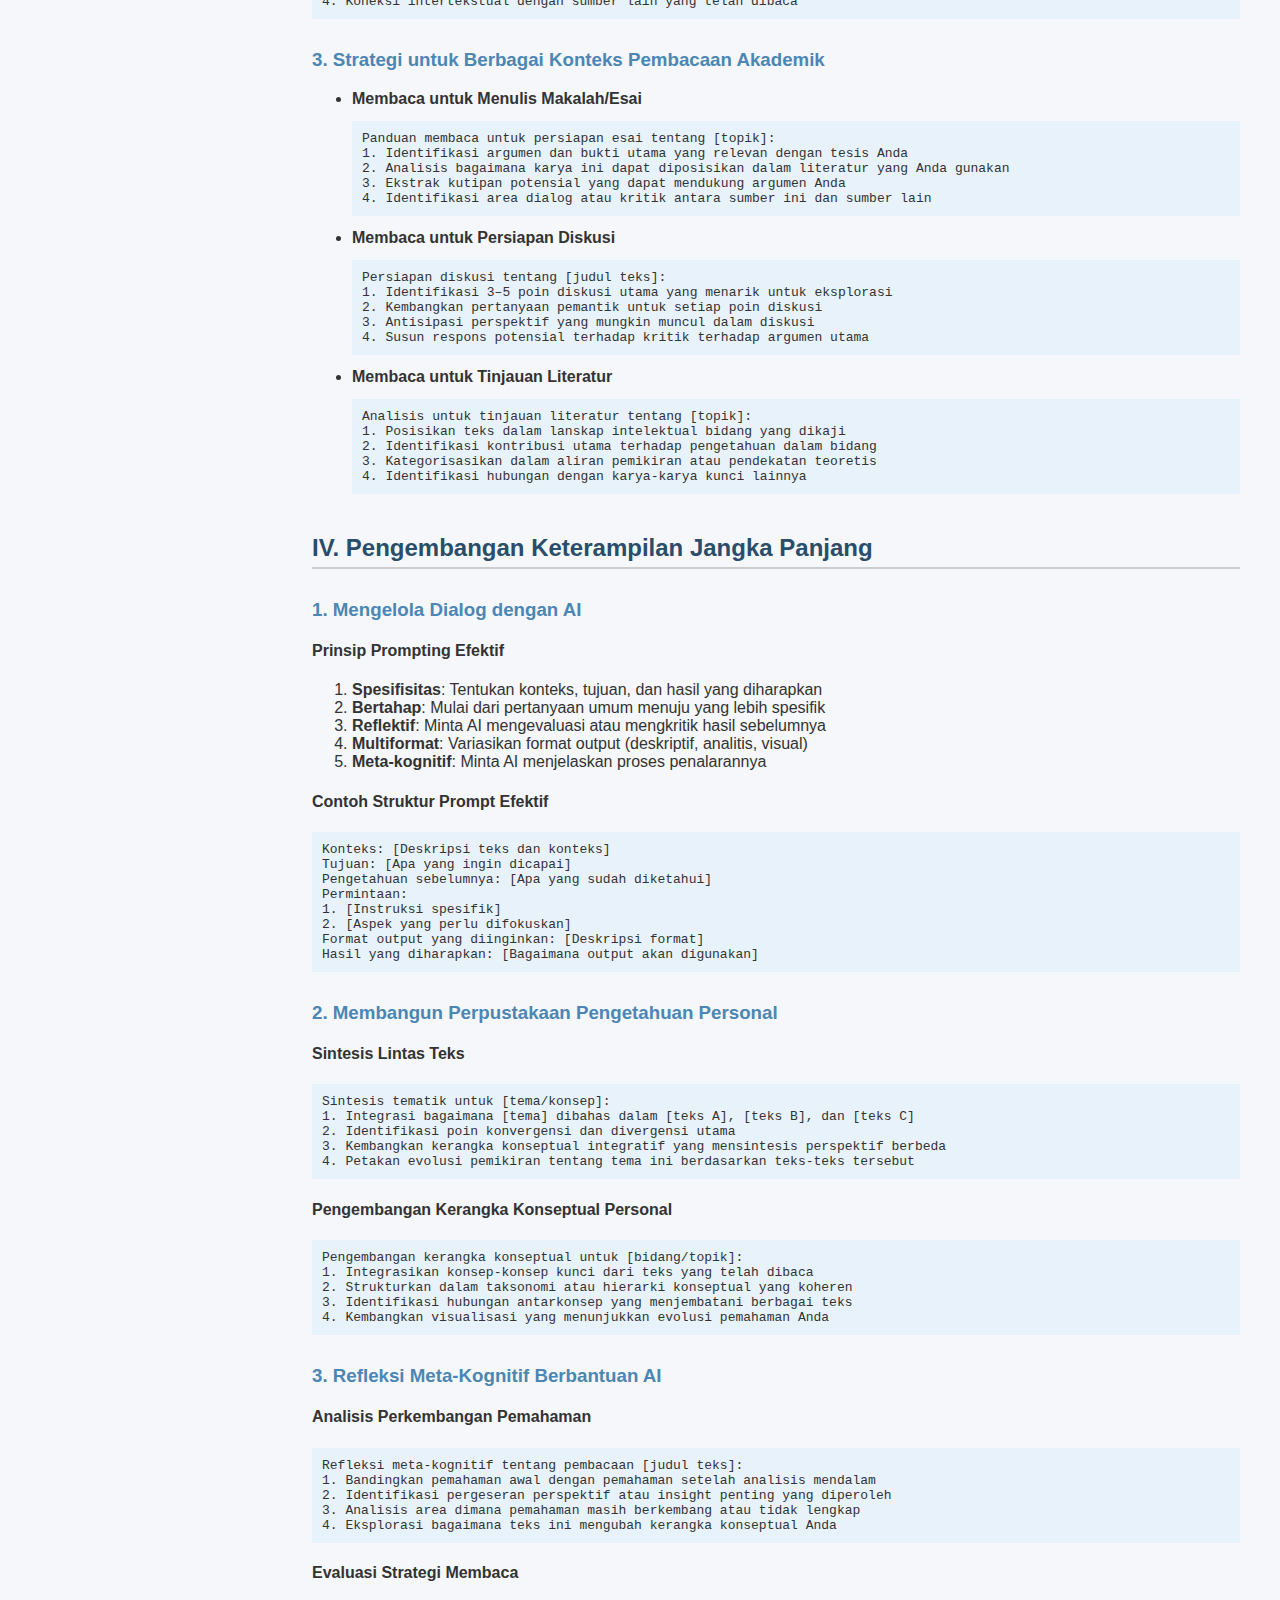
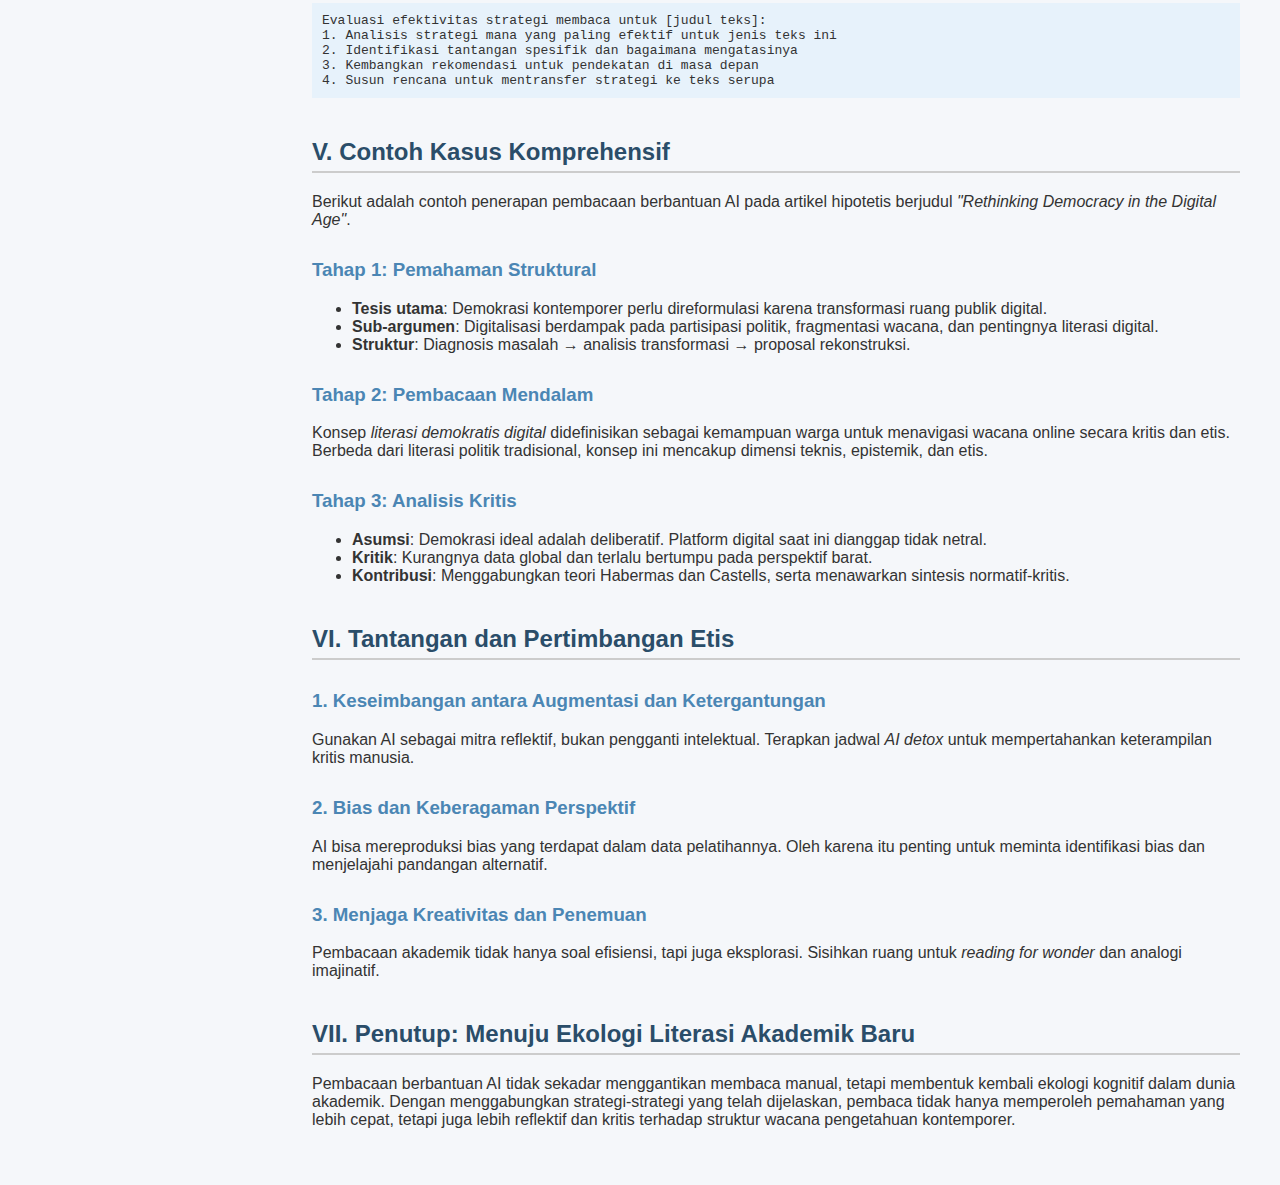
<file: contents/06-strategi-membaca-dg-ai.html>
<!DOCTYPE html>
<html lang="id">
<head>
  <meta charset="UTF-8">
  <meta name="viewport" content="width=device-width, initial-scale=1.0">
  <title>Wiki - Integrasi AI dalam Membaca Akademik</title>
  <style>
    @media (max-width: 768px) {
      body {
        flex-direction: column;
      }
      nav {
        width: 100%;
        height: auto;
        max-height: 0;
        overflow: hidden;
        transition: max-height 0.3s ease;
      }
      nav.show {
        max-height: 400px;
      }
      main {
        width: 100%;
        padding: 20px;
      }
      #toc-toggle {
        display: block;
        padding: 10px;
        background-color: #4b86b4;
        color: white;
        text-align: center;
        cursor: pointer;
        font-weight: bold;
      }
    }
    @media (min-width: 769px) {
      #toc-toggle {
        display: none;
      }
    }
    body {
      font-family: 'Segoe UI', 'Noto Sans', 'Helvetica Neue', sans-serif;
      margin: 0;
      display: flex;
      background-color: #f5f7fa;
      color: #333;
    }
    nav {
      width: 20%;
      background-color: #eef1f5;
      padding: 20px;
      overflow-y: auto;
      position: sticky;
      top: 0;
      height: 100vh;
      box-shadow: inset -1px 0 0 #ccc;
    }
    main {
      width: 80%;
      padding: 40px;
    }
    h1 {
      color: #1e3c72;
    }
    h2 {
      color: #2a4d69;
      border-bottom: 2px solid #ccc;
      padding-bottom: 5px;
      margin-top: 40px;
    }
    h3 {
      color: #4b86b4;
      margin-top: 30px;
    }
    ul.toc {
      list-style: none;
      padding: 0;
    }
    ul.toc li {
      margin-bottom: 8px;
    }
    ul.toc a {
      font-size: 14px;
      color: #2a4d69;
      text-decoration: none;
      font-weight: bold;
    }
    ul.toc ul {
      margin-left: 15px;
    }
    ul.toc ul a {
      font-size: 13px;
      font-weight: normal;
      color: #4b86b4;
    }
    section {
      scroll-margin-top: 60px;
    }
    pre, code {
      background-color: #e7f2fb;
      padding: 5px;
      display: block;
      overflow-x: auto;
      white-space: pre-wrap;
    }
    table {
      border-collapse: collapse;
      width: 100%;
      margin-top: 10px;
    }
    table, th, td {
      border: 1px solid #ccc;
    }
    th, td {
      padding: 8px;
      text-align: left;
    }
  </style>
</head>
<body>
  <div id="toc-toggle" onclick="toggleTOC()">☰ Daftar Isi</div>
  <nav>
    <h3>Daftar Isi</h3>
<button id="toggleAll" style="margin-bottom: 10px; padding: 5px 10px; cursor: pointer;">Perluas Semua</button>
    <ul class="toc" id="toc-list"></ul>
  </nav>
  <main>
    <article id="content">
      <!-- Mulai Konten -->
      <h1>Strategi Membaca Akademik Berbantuan AI: Pendekatan Integratif</h1>

<p>Perkembangan artificial intelligence (AI) telah membuka dimensi baru dalam cara kita membaca dan memahami teks akademik. Berbeda dengan pendekatan pembacaan konvensional, membaca berbantuan AI melibatkan kolaborasi dinamis antara kemampuan kognitif manusia dan kapabilitas analitis AI. Panduan ini menawarkan pendekatan integratif yang menggabungkan strategi membaca tradisional dengan pemanfaatan AI secara strategis untuk mencapai pemahaman yang lebih mendalam, efisien, dan komprehensif.</p>

<h2>I. Pergeseran Paradigma: Dari Membaca Konvensional ke Kolaborasi dengan AI</h2>

<h3>Pembacaan Konvensional vs. Pembacaan Berbantuan AI</h3>
<table>
<thead>
<tr><th>Aspek</th><th>Pembacaan Konvensional</th><th>Pembacaan Berbantuan AI</th></tr>
</thead>
<tbody>
<tr><td>Proses Kognitif</td><td>Linear dan terbatas pada kapasitas individu</td><td>Augmented dengan kemampuan analisis dan sintesis AI</td></tr>
<tr><td>Tantangan</td><td>Kewalahan dengan volume dan kompleksitas teks</td><td>Kemampuan memproses volume besar dan mengidentifikasi pola yang tidak kasat mata</td></tr>
<tr><td>Penalaran</td><td>Terbatas pada perspektif dan pengetahuan pembaca</td><td>Diperkaya dengan perspektif beragam dan kontekstualisasi yang lebih luas</td></tr>
<tr><td>Kecepatan</td><td>Dibatasi oleh kecepatan membaca manusia</td><td>Dioptimalkan melalui identifikasi cepat struktur dan konsep utama</td></tr>
<tr><td>Retensi</td><td>Bergantung pada catatan manual dan memori</td><td>Didukung dengan dokumentasi sistematis dan rekonstruksi konseptual</td></tr>
</tbody>
</table>

<h3>Prinsip Fundamental Pembacaan Berbantuan AI</h3>
<ol>
<li><strong>Komplementaritas</strong>: AI tidak menggantikan, tetapi melengkapi kemampuan analitis manusia</li>
<li><strong>Augmentasi Kognitif</strong>: Memperluas kapasitas kognitif melalui kolaborasi manusia-AI</li>
<li><strong>Personalisasi Adaptif</strong>: Menyesuaikan pendekatan berdasarkan karakteristik teks dan kebutuhan pembaca</li>
<li><strong>Iterasi Reflektif</strong>: Menerapkan siklus pembacaan-analisis-evaluasi yang berkelanjutan</li>
<li><strong>Efisiensi Terarah</strong>: Mengoptimalkan fokus dan energi kognitif pada aspek yang paling membutuhkan penilaian kritis manusia</li>
</ol>

<h2>II. Kerangka Tiga Tahap Pembacaan Berbantuan AI</h2>
<p>Model pembacaan berbantuan AI yang komprehensif melibatkan tiga tahap fundamental yang saling terkait: Pemahaman Struktural, Pembacaan Mendalam, dan Analisis Kritis. Setiap tahap memiliki tujuan spesifik dan melibatkan interaksi berbeda antara pembaca dan AI.</p>

<h3>1. Pemahaman Struktural: Memetakan Arsitektur Teks</h3>
<p><strong>Tujuan</strong>: Memperoleh pemahaman menyeluruh tentang kerangka konseptual, struktur argumentasi, dan organisasi teks sebelum menyelam ke dalam detail.</p>

<h4>A. Pendekatan Dua Langkah</h4>
<p><strong>Langkah 1: Memperoleh Gambaran Umum dengan Bantuan AI</strong></p>
<pre><code>Konteks: Gambaran umum [judul teks]
Tujuan: Memahami kerangka umum sebelum analisis mendalam
Permintaan kepada AI:
1. Identifikasi topik utama dan pertanyaan inti yang dibahas dalam teks ini
2. Jelaskan konteks akademik dan tradisi intelektual yang melatarbelakanginya
3. Identifikasi tujuan utama penulis dan pendekatan yang digunakan
4. Deskripsikan struktur organisasi teks dan alur argumentasi utama
5. Ringkas bagian-bagian utama dan fungsinya dalam keseluruhan teks
</code></pre>

<p><strong>Langkah 2: Analisis Struktur Mendalam dengan Bantuan AI</strong></p>
<pre><code>Konteks: Analisis struktural mendalam [judul teks]
Tujuan: Memetakan komponen struktural dan hubungan konseptual
Permintaan kepada AI:
1. Identifikasi konsep-konsep kunci dan bagaimana penulis mendefinisikannya
2. Analisis hubungan antarkonsep utama (hierarkis, kausal, fungsional, dll.)
3. Petakan struktur argumentasi dan alur penalaran yang digunakan
4. Identifikasi bukti dan contoh utama yang mendukung argumen
5. Telusuri kerangka teoretis dan asumsi yang mendasari teks
</code></pre>

<h4>B. Strategi Prompting untuk Jenis Teks Spesifik</h4>
<p>Sesuaikan prompt AI berdasarkan jenis teks untuk optimalisasi analisis struktural:</p>

<h5>Untuk Teks Argumentatif-Analitis</h5>
<pre><code>Konteks: Analisis struktural [judul teks argumentatif]
Permintaan kepada AI:
1. Identifikasi tesis utama dan sub-tesis pendukung
2. Petakan struktur argumentasi (premis, bukti, kesimpulan)
3. Identifikasi kerangka teoretis yang mendasari argumen
4. Analisis bagaimana penulis mengantisipasi dan menanggapi kontra-argumen
5. Visualisasikan hierarki argumentasi dalam format diagram
</code></pre>

<h5>Untuk Teks Empiris</h5>
<pre><code>Konteks: Analisis struktural [judul teks empiris]
Permintaan kepada AI:
1. Identifikasi pertanyaan penelitian dan hipotesis yang diuji
2. Analisis kerangka metodologis dan desain penelitian
3. Petakan bagaimana data dikumpulkan, dianalisis, dan diinterpretasi
4. Jelaskan hubungan antara temuan empiris dan klaim teoretis
5. Identifikasi keterbatasan dan generalisabilitas hasil
</code></pre>

<h5>Untuk Teks Naratif-Historis</h5>
<pre><code>Konteks: Analisis struktural [judul teks naratif-historis]
Permintaan kepada AI:
1. Identifikasi periodisasi dan kerangka kronologis yang digunakan
2. Petakan aktor kunci dan dinamika relasional dalam narasi
3. Analisis penjelasan kausal untuk peristiwa dan perkembangan utama
4. Identifikasi tema dan motif yang berulang sepanjang narasi
5. Jelaskan perspektif historiografis dan posisi interpretatif penulis
</code></pre>

<h5>Untuk Teks Konseptual-Filosofis</h5>
<pre><code>Konteks: Analisis struktural [judul teks konseptual-filosofis]
Permintaan kepada AI:
1. Identifikasi pertanyaan filosofis utama yang dieksplorasi
2. Petakan konsep-konsep inti dan definisinya dalam teks
3. Analisis dialektika dan ketegangan konseptual yang dieksplorasi
4. Jelaskan posisi ontologis dan epistemologis yang mendasari teks
5. Kontekstualisasikan argumen dalam tradisi filosofis yang lebih luas
</code></pre>

<h4>C. Merepresentasikan dan Mendokumentasikan Pemahaman Struktural</h4>
<p>AI dapat membantu menciptakan representasi visual dan verbal dari struktur teks:</p>

<h5>Format Representasi Berbantuan AI</h5>
<ol>
<li><strong>Matriks Relasional</strong>
<pre><code>Buatkan matriks relasional dengan kolom berikut:
| Konsep A | Jenis Hubungan | Konsep B | Konteks/Elaborasi |
Dan isi dengan hubungan konseptual utama dari teks [judul].
</code></pre></li>
<li><strong>Diagram Konseptual</strong>
<pre><code>Deskripsikan peta konsep untuk [judul teks] yang menunjukkan:
1. Konsep-konsep utama sebagai node
2. Hubungan antarkonsep sebagai garis penghubung berlabel
3. Hierarki dan pengelompokan konsep berdasarkan tematik atau fungsi
</code></pre></li>
<li><strong>Ringkasan Struktural Verbal</strong>
<pre><code>Buatkan ringkasan struktural dari [judul teks] dengan format:
1. Tesis/argumen utama
2. Kerangka konseptual (3–5 konsep utama dan relasinya)
3. Alur argumentasi/narasi
4. Bukti/contoh kunci yang digunakan
5. Posisi dalam wacana akademik yang lebih luas
</code></pre></li>
</ol>

<h3>2. Pembacaan Mendalam: Eksplorasi Konsep dan Konteks</h3>
<p><strong>Tujuan</strong>: Mendalami aspek-aspek spesifik teks, mengeksplorasi konsep-konsep kompleks, dan memahami nuansa yang mungkin tidak tertangkap dalam pembacaan awal.</p>

<h4>A. Teknik Elaborasi Konseptual dengan AI</h4>
<h5>Eksplorasi Multi-Dimensi Konsep Kunci</h5>
<pre><code>Konteks: Eksplorasi mendalam konsep [X] dalam [judul teks]
Tujuan: Memahami nuansa dan kompleksitas konsep secara komprehensif
Permintaan kepada AI:
1. Berikan definisi komprehensif konsep [X] berdasarkan penggunaan dalam teks
2. Telusuri evolusi atau transformasi konsep ini sepanjang teks
3. Identifikasi konteks penggunaan dan variasi makna dalam bagian berbeda
4. Hubungkan konsep ini dengan kerangka teoretis yang lebih luas
5. Eksplorasi implikasi teoretis dan praktis dari konsep ini
</code></pre>

<h5>Eksaminasi Komparatif Konsep</h5>
<pre><code>Analisis komparatif konsep [X]:
1. Bagaimana konsep ini didefinisikan dalam teks dibandingkan dengan definisi standar dalam bidang?
2. Bandingkan penggunaan konsep ini dengan penggunaannya oleh [penulis/teori lain]
3. Identifikasi keunikan dan inovasi dalam pemahaman penulis tentang konsep ini
4. Eksplorasi bagaimana konsep ini berhubungan dengan konsep-konsep terkait dalam teks
</code></pre>

<h5>Kontekstualisasi Historis dan Intelektual</h5>
<pre><code>Kontekstualisasi konsep [X]:
1. Telusuri asal-usul dan evolusi historis konsep ini dalam bidang terkait
2. Identifikasi dialog intelektual yang mungkin diikuti penulis dalam penggunaan konsep
3. Eksplorasi bagaimana kondisi sosial-historis memengaruhi pemahaman tentang konsep ini
4. Bandingkan dengan interpretasi konsep ini dalam tradisi intelektual lain
</code></pre>

<h4>B. Strategi Dialog untuk Pembacaan Mendalam</h4>
<h5>Dialog Konseptual dengan Teks</h5>
<pre><code>Fasilitasi dialog Sokratik tentang [konsep/argumen X] dalam teks:
1. Ajukan 3–5 pertanyaan klarifikatif yang menggali makna dan batasan konsep
2. Tawarkan interpretasi berbeda dari konsep dan eksplorasi implikasinya
3. Identifikasi pertanyaan lanjutan yang tidak terjawab dalam teks
4. Kembangkan dialog hipotetis antara penulis dan [pemikir terkait] tentang konsep ini
</code></pre>

<h5>Eksplorasi Narasi dan Konteks</h5>
<pre><code>Eksplorasi kontekstual [bagian/argumen] dari teks:
1. Rekonstruksi narasi atau garis argumentasi dalam bagian ini dengan lebih elaboratif
2. Identifikasi asumsi implisit yang mendasari argumen
3. Eksplorasi bagaimana bagian ini berhubungan dengan bagian lain dalam teks
4. Telusuri koneksi intertekstual dengan karya-karya lain dalam bidang ini
</code></pre>

<h4>C. Teknik Visualisasi dan Konkretisasi</h4>
<h5>Visualisasi Konseptual</h5>
<pre><code>Untuk konsep [X] dalam teks:
1. Deskripsikan analogi visual yang mengilustrasikan esensi konsep
2. Kembangkan metafora yang menangkap hubungan antara [konsep X] dan [konsep Y]
3. Susun representasi skematik yang menunjukkan bagaimana konsep beroperasi
</code></pre>

<h5>Elaborasi melalui Contoh</h5>
<pre><code>Elaborasi konsep [X] melalui contoh:
1. Berikan 3 contoh konkret yang mengilustrasikan konsep dalam konteks berbeda
2. Kembangkan studi kasus hipotetis yang mendemonstrasikan aplikasi konsep
3. Identifikasi fenomena nyata yang dapat dianalisis menggunakan konsep ini
</code></pre>

<h3>3. Analisis Kritis: Evaluasi dan Sintesis</h3>
<p><strong>Tujuan</strong>: Mengembangkan perspektif kritis terhadap teks melalui evaluasi argumentasi, asumsi, dan implikasi, serta mengintegrasikan pemahaman dengan pengetahuan yang lebih luas.</p>

<h4>A. Evaluasi Argumentasi dengan Bantuan AI</h4>
<h5>Analisis Kekuatan Argumentasi</h5>
<pre><code>Evaluasi argumentasi dalam [judul teks/bagian]:
1. Identifikasi klaim utama dan struktur penalaran yang digunakan
2. Analisis kekuatan dan relevansi bukti yang mendukung klaim
3. Evaluasi koherensi logis dan konsistensi internal
4. Identifikasi potensi kelemahan, celah, atau inkonsistensi
5. Telusuri bagaimana penulis mengantisipasi dan menanggapi kontra-argumen
</code></pre>

<h5>Analisis Asumsi dan Kerangka Konseptual</h5>
<pre><code>Eksplorasi asumsi dalam [judul teks]:
1. Identifikasi asumsi eksplisit dan implisit yang mendasari argumentasi
2. Evaluasi validitas dan justifikasi asumsi-asumsi ini
3. Identifikasi paradigma atau kerangka konseptual yang diadopsi
4. Analisis bagaimana asumsi memengaruhi kesimpulan dan implikasi
</code></pre>

<h5>Analisis Metodologis (untuk teks empiris)</h5>
<pre><code>Evaluasi metodologi dalam [judul teks empiris]:
1. Analisis kesesuaian metodologi dengan pertanyaan penelitian
2. Evaluasi validitas dan reliabilitas pengumpulan dan analisis data
3. Identifikasi keterbatasan metodologis dan dampaknya pada kesimpulan
4. Telusuri alternatif metodologis yang mungkin menghasilkan hasil berbeda
</code></pre>

<h4>B. Kontekstualisasi dan Perbandingan</h4>
<h5>Analisis Komparatif dengan Karya Terkait</h5>
<pre><code>Analisis komparatif [judul teks] dengan literatur terkait:
1. Bandingkan posisi penulis dengan pemikir utama lain dalam bidang ini
2. Identifikasi area konvergensi dan divergensi dengan diskursus yang ada
3. Kontekstualisasikan argumen dalam perdebatan teoretis yang lebih luas
4. Analisis kontribusi unik atau inovatif dalam konteks teks-teks sejenis
</code></pre>

<h5>Perspektif Alternatif</h5>
<pre><code>Eksplorasi perspektif alternatif terhadap [topik/argumen] dalam teks:
1. Identifikasi 3–4 perspektif teoretis alternatif yang relevan
2. Rekonstruksi bagaimana perspektif ini akan menganalisis topik secara berbeda
3. Evaluasi kekuatan dan keterbatasan relatif dari perspektif penulis
4. Kembangkan sintesis potensial dari perspektif yang berbeda
</code></pre>

<h4>C. Sintesis dan Implikasi</h4>
<h5>Sintesis Konseptual</h5>
<pre><code>Sintesis pemahaman dari [judul teks]:
1. Integrasikan konsep-konsep kunci dalam kerangka konseptual yang koheren
2. Hubungkan dengan pengetahuan dan teori yang sudah ada dalam bidang
3. Kembangkan model konseptual yang menangkap kontribusi utama teks
4. Identifikasi implikasi teoretis untuk bidang studi terkait
</code></pre>

<h5>Implikasi Praktis dan Aplikatif</h5>
<pre><code>Eksplorasi implikasi praktis dari [judul teks]:
1. Identifikasi implikasi untuk praksis dalam bidang terkait
2. Kembangkan skenario aplikatif berdasarkan ide-ide kunci
3. Analisis tantangan potensial dalam mengimplementasikan ide-ide ini
4. Sarankan pendekatan untuk operasionalisasi konsep-konsep utama
</code></pre>

<h5>Dialog Sintetis</h5>
<pre><code>Fasilitasi dialog sintetis tentang [judul teks]:
1. Kembangkan diskusi hipotetis antara penulis dan [pemikir kontemporer]
2. Eksplorasi bagaimana ide-ide ini dapat berkontribusi pada [isu kontemporer]
3. Identifikasi pertanyaan penelitian baru yang muncul dari analisis
4. Kembangkan kerangka konseptual alternatif yang terinspirasi oleh teks
</code></pre>
      <h2>III. Strategi Implementasi: Mengoperasionalisasikan Pendekatan Integratif</h2>
<p>Pembacaan berbantuan AI sangat efektif ketika diterapkan dalam siklus iteratif:</p>

<h3>1. Siklus Iteratif Pembacaan–Analisis–Refleksi</h3>
<ul>
<li><strong>Tahap 1: Pembacaan Berbantuan AI</strong>
<ul>
<li>Gunakan AI untuk pemahaman struktural awal</li>
<li>Baca teks dengan pemahaman kerangka dari AI</li>
<li>Tandai area yang memerlukan eksplorasi lebih dalam</li>
</ul>
</li>
<li><strong>Tahap 2: Analisis Kolaboratif</strong>
<ul>
<li>Gunakan prompt AI untuk menggali aspek spesifik</li>
<li>Kolaborasi dengan AI untuk menganalisis bagian kompleks</li>
<li>Kembangkan pertanyaan kritik dengan bantuan AI</li>
</ul>
</li>
<li><strong>Tahap 3: Refleksi dan Reorientasi</strong>
<ul>
<li>Refleksikan perbedaan antara pemahaman pribadi dan analisis AI</li>
<li>Identifikasi area yang memerlukan eksplorasi lebih lanjut</li>
<li>Sesuaikan fokus untuk iterasi pembacaan berikutnya</li>
</ul>
</li>
</ul>

<h3>2. Teknik Dokumentasi Kumulatif</h3>
<h4>Dokumentasi Evolusioner</h4>
<pre><code>Untuk [judul teks], dokumentasikan pemahaman evolusioner:
1. Ringkasan awal berdasarkan pemahaman struktural
2. Elaborasi konsep kunci hasil dari pembacaan mendalam
3. Analisis kritis dan sintesis dari tahap evaluatif
4. Refleksi tentang perubahan pemahaman sepanjang proses
</code></pre>

<h4>Matriks Konseptual Dinamis</h4>
<pre><code>Kembangkan matriks konseptual untuk [judul teks] yang mencakup:
1. Definisi awal konsep kunci berdasarkan pemahaman struktural
2. Pengembangan dan nuansa dari pembacaan mendalam
3. Evaluasi kritis dan rekontekstualisasi setelah analisis
4. Koneksi intertekstual dengan sumber lain yang telah dibaca
</code></pre>

<h3>3. Strategi untuk Berbagai Konteks Pembacaan Akademik</h3>
<ul>
<li><strong>Membaca untuk Menulis Makalah/Esai</strong>
<pre><code>Panduan membaca untuk persiapan esai tentang [topik]:
1. Identifikasi argumen dan bukti utama yang relevan dengan tesis Anda
2. Analisis bagaimana karya ini dapat diposisikan dalam literatur yang Anda gunakan
3. Ekstrak kutipan potensial yang dapat mendukung argumen Anda
4. Identifikasi area dialog atau kritik antara sumber ini dan sumber lain
</code></pre>
</li>
<li><strong>Membaca untuk Persiapan Diskusi</strong>
<pre><code>Persiapan diskusi tentang [judul teks]:
1. Identifikasi 3–5 poin diskusi utama yang menarik untuk eksplorasi
2. Kembangkan pertanyaan pemantik untuk setiap poin diskusi
3. Antisipasi perspektif yang mungkin muncul dalam diskusi
4. Susun respons potensial terhadap kritik terhadap argumen utama
</code></pre>
</li>
<li><strong>Membaca untuk Tinjauan Literatur</strong>
<pre><code>Analisis untuk tinjauan literatur tentang [topik]:
1. Posisikan teks dalam lanskap intelektual bidang yang dikaji
2. Identifikasi kontribusi utama terhadap pengetahuan dalam bidang
3. Kategorisasikan dalam aliran pemikiran atau pendekatan teoretis
4. Identifikasi hubungan dengan karya-karya kunci lainnya
</code></pre>
</li>
</ul>

<h2>IV. Pengembangan Keterampilan Jangka Panjang</h2>
<h3>1. Mengelola Dialog dengan AI</h3>
<h4>Prinsip Prompting Efektif</h4>
<ol>
<li><strong>Spesifisitas</strong>: Tentukan konteks, tujuan, dan hasil yang diharapkan</li>
<li><strong>Bertahap</strong>: Mulai dari pertanyaan umum menuju yang lebih spesifik</li>
<li><strong>Reflektif</strong>: Minta AI mengevaluasi atau mengkritik hasil sebelumnya</li>
<li><strong>Multiformat</strong>: Variasikan format output (deskriptif, analitis, visual)</li>
<li><strong>Meta-kognitif</strong>: Minta AI menjelaskan proses penalarannya</li>
</ol>

<h4>Contoh Struktur Prompt Efektif</h4>
<pre><code>Konteks: [Deskripsi teks dan konteks]
Tujuan: [Apa yang ingin dicapai]
Pengetahuan sebelumnya: [Apa yang sudah diketahui]
Permintaan: 
1. [Instruksi spesifik]
2. [Aspek yang perlu difokuskan]
Format output yang diinginkan: [Deskripsi format]
Hasil yang diharapkan: [Bagaimana output akan digunakan]
</code></pre>

<h3>2. Membangun Perpustakaan Pengetahuan Personal</h3>
<h4>Sintesis Lintas Teks</h4>
<pre><code>Sintesis tematik untuk [tema/konsep]:
1. Integrasi bagaimana [tema] dibahas dalam [teks A], [teks B], dan [teks C]
2. Identifikasi poin konvergensi dan divergensi utama
3. Kembangkan kerangka konseptual integratif yang mensintesis perspektif berbeda
4. Petakan evolusi pemikiran tentang tema ini berdasarkan teks-teks tersebut
</code></pre>

<h4>Pengembangan Kerangka Konseptual Personal</h4>
<pre><code>Pengembangan kerangka konseptual untuk [bidang/topik]:
1. Integrasikan konsep-konsep kunci dari teks yang telah dibaca
2. Strukturkan dalam taksonomi atau hierarki konseptual yang koheren
3. Identifikasi hubungan antarkonsep yang menjembatani berbagai teks
4. Kembangkan visualisasi yang menunjukkan evolusi pemahaman Anda
</code></pre>

<h3>3. Refleksi Meta-Kognitif Berbantuan AI</h3>
<h4>Analisis Perkembangan Pemahaman</h4>
<pre><code>Refleksi meta-kognitif tentang pembacaan [judul teks]:
1. Bandingkan pemahaman awal dengan pemahaman setelah analisis mendalam
2. Identifikasi pergeseran perspektif atau insight penting yang diperoleh
3. Analisis area dimana pemahaman masih berkembang atau tidak lengkap
4. Eksplorasi bagaimana teks ini mengubah kerangka konseptual Anda
</code></pre>

<h4>Evaluasi Strategi Membaca</h4>
<pre><code>Evaluasi efektivitas strategi membaca untuk [judul teks]:
1. Analisis strategi mana yang paling efektif untuk jenis teks ini
2. Identifikasi tantangan spesifik dan bagaimana mengatasinya
3. Kembangkan rekomendasi untuk pendekatan di masa depan
4. Susun rencana untuk mentransfer strategi ke teks serupa
</code></pre>

<h2>V. Contoh Kasus Komprehensif</h2>
<p>Berikut adalah contoh penerapan pembacaan berbantuan AI pada artikel hipotetis berjudul <em>"Rethinking Democracy in the Digital Age"</em>.</p>
<h3>Tahap 1: Pemahaman Struktural</h3>
<ul>
<li><strong>Tesis utama</strong>: Demokrasi kontemporer perlu direformulasi karena transformasi ruang publik digital.</li>
<li><strong>Sub-argumen</strong>: Digitalisasi berdampak pada partisipasi politik, fragmentasi wacana, dan pentingnya literasi digital.</li>
<li><strong>Struktur</strong>: Diagnosis masalah → analisis transformasi → proposal rekonstruksi.</li>
</ul>
<h3>Tahap 2: Pembacaan Mendalam</h3>
<p>Konsep <em>literasi demokratis digital</em> didefinisikan sebagai kemampuan warga untuk menavigasi wacana online secara kritis dan etis. Berbeda dari literasi politik tradisional, konsep ini mencakup dimensi teknis, epistemik, dan etis.</p>
<h3>Tahap 3: Analisis Kritis</h3>
<ul>
<li><strong>Asumsi</strong>: Demokrasi ideal adalah deliberatif. Platform digital saat ini dianggap tidak netral.</li>
<li><strong>Kritik</strong>: Kurangnya data global dan terlalu bertumpu pada perspektif barat.</li>
<li><strong>Kontribusi</strong>: Menggabungkan teori Habermas dan Castells, serta menawarkan sintesis normatif-kritis.</li>
</ul>

<h2>VI. Tantangan dan Pertimbangan Etis</h2>
<h3>1. Keseimbangan antara Augmentasi dan Ketergantungan</h3>
<p>Gunakan AI sebagai mitra reflektif, bukan pengganti intelektual. Terapkan jadwal <em>AI detox</em> untuk mempertahankan keterampilan kritis manusia.</p>

<h3>2. Bias dan Keberagaman Perspektif</h3>
<p>AI bisa mereproduksi bias yang terdapat dalam data pelatihannya. Oleh karena itu penting untuk meminta identifikasi bias dan menjelajahi pandangan alternatif.</p>

<h3>3. Menjaga Kreativitas dan Penemuan</h3>
<p>Pembacaan akademik tidak hanya soal efisiensi, tapi juga eksplorasi. Sisihkan ruang untuk <em>reading for wonder</em> dan analogi imajinatif.</p>

<h2>VII. Penutup: Menuju Ekologi Literasi Akademik Baru</h2>
<p>Pembacaan berbantuan AI tidak sekadar menggantikan membaca manual, tetapi membentuk kembali ekologi kognitif dalam dunia akademik. Dengan menggabungkan strategi-strategi yang telah dijelaskan, pembaca tidak hanya memperoleh pemahaman yang lebih cepat, tetapi juga lebih reflektif dan kritis terhadap struktur wacana pengetahuan kontemporer.</p>
<!-- Akhir Konten -->
    </article>
  </main>
  <script>
    const tocContainer = document.querySelector('.toc');
    const headings = document.querySelectorAll('#content h2, #content h3');

    headings.forEach(heading => {
      const id = heading.innerText.toLowerCase().replace(/\s+/g, '-').replace(/[^À-ɏ\w\-]+/g, '');
      heading.setAttribute('id', id);

      const a = document.createElement('a');
      a.href = `#${id}`;
      a.textContent = heading.innerText;

      if (heading.tagName === 'H2') {
        const li = document.createElement('li');
        li.appendChild(a);
        tocContainer.appendChild(li);
      } else if (heading.tagName === 'H3') {
        let lastLi = tocContainer.lastElementChild;
        let subList = lastLi?.querySelector('ul');
        if (!subList) {
          subList = document.createElement('ul');
          lastLi.appendChild(subList);
        }
        const subLi = document.createElement('li');
        subLi.appendChild(a);
        subList.appendChild(subLi);
      }
    });
  </script>
<script>
  document.querySelectorAll('.toc > li').forEach(li => {
    const subList = li.querySelector('ul');
    if (subList) {
      const toggle = document.createElement('span');
      toggle.textContent = '▸ ';
      toggle.style.cursor = 'pointer';
      toggle.style.marginRight = '5px';
      toggle.onclick = () => {
        subList.style.display = subList.style.display === 'none' ? 'block' : 'none';
        toggle.textContent = subList.style.display === 'none' ? '▸ ' : '▾ ';
      };
      subList.style.display = 'none';
      const firstLink = li.querySelector('a');
      li.insertBefore(toggle, firstLink);
    }
  });
</script>
<script>
  const toggleAllBtn = document.getElementById('toggleAll');
  let isCollapsed = true;

  toggleAllBtn.addEventListener('click', () => {
    document.querySelectorAll('.toc > li').forEach(li => {
      const subList = li.querySelector('ul');
      const toggle = li.querySelector('span');
      if (subList) {
        subList.style.display = isCollapsed ? 'block' : 'none';
        if (toggle) toggle.textContent = isCollapsed ? '▾ ' : '▸ ';
      }
    });
    toggleAllBtn.textContent = isCollapsed ? 'Tutup Semua' : 'Perluas Semua';
    isCollapsed = !isCollapsed;
  });
</script>
<script>
  function toggleTOC() {
    const nav = document.querySelector('nav');
    nav.classList.toggle('show');
  }
</script>
</body>
</html>
</file>
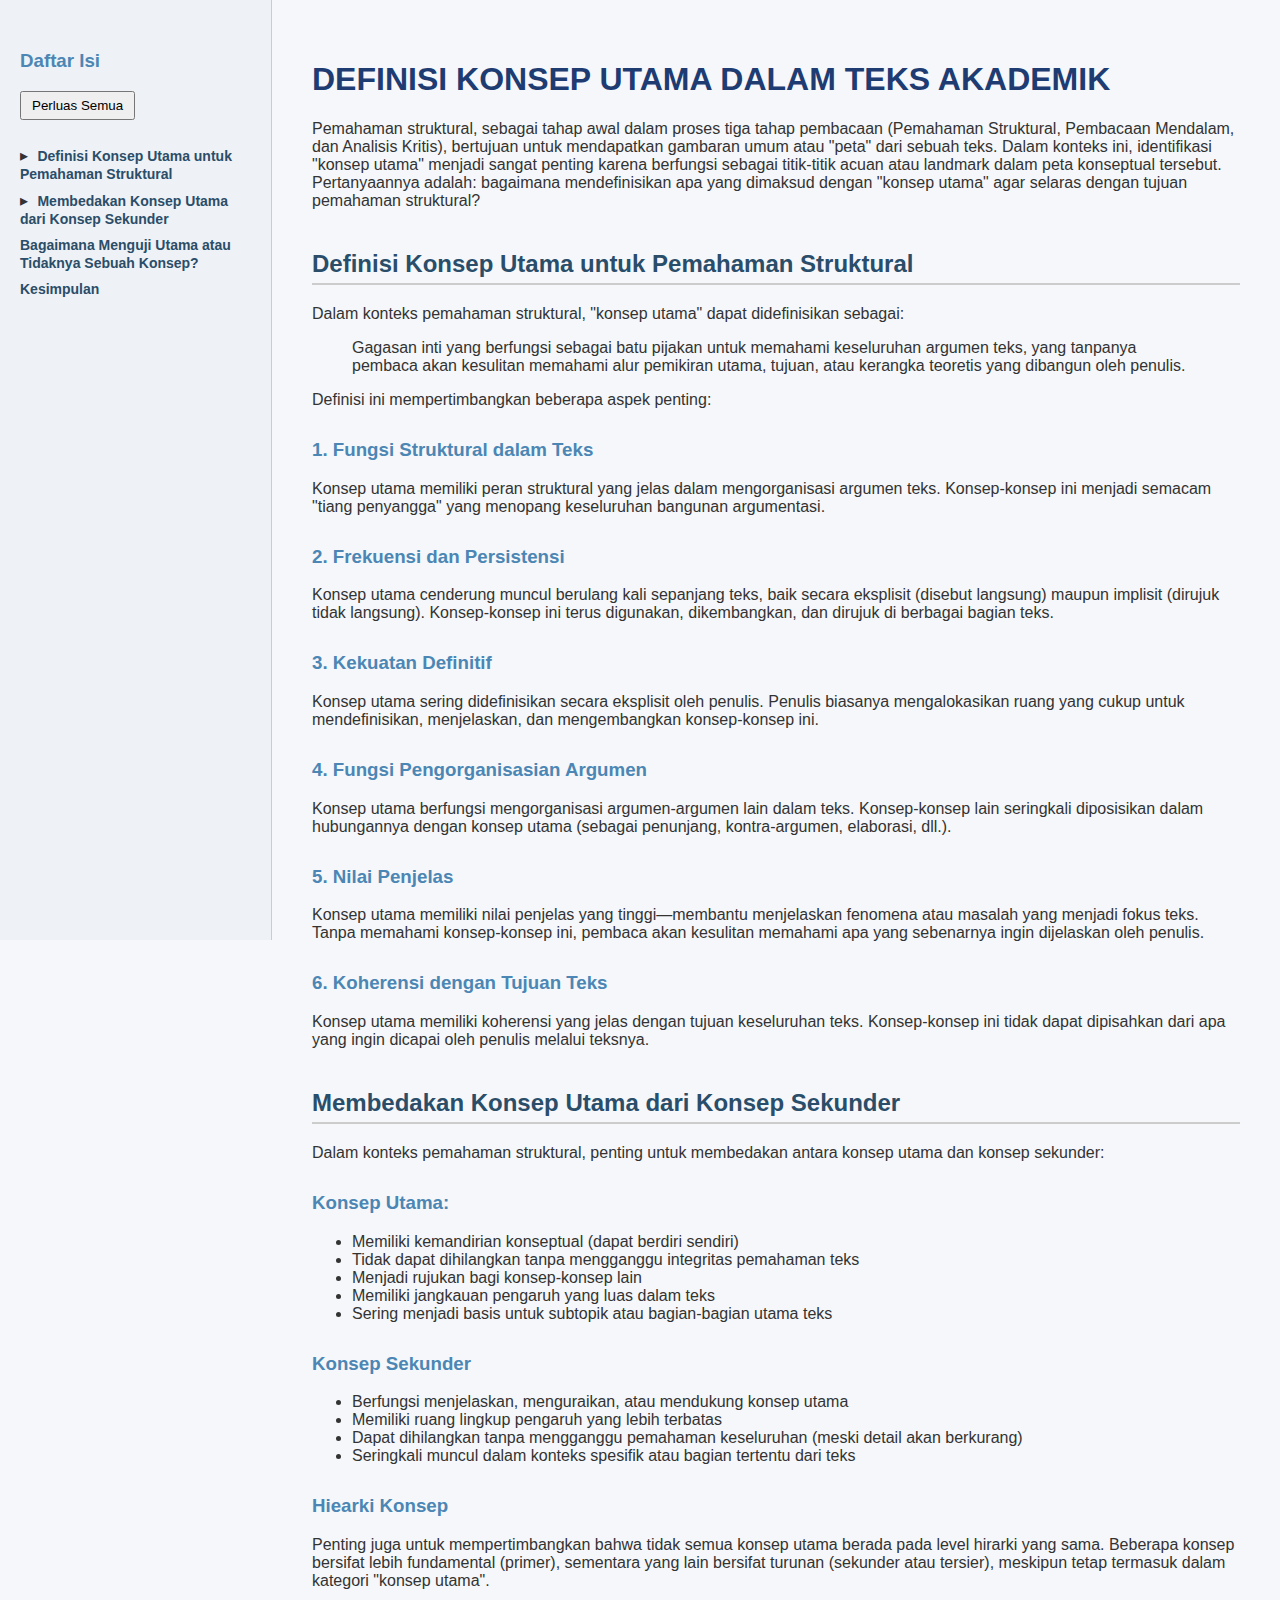
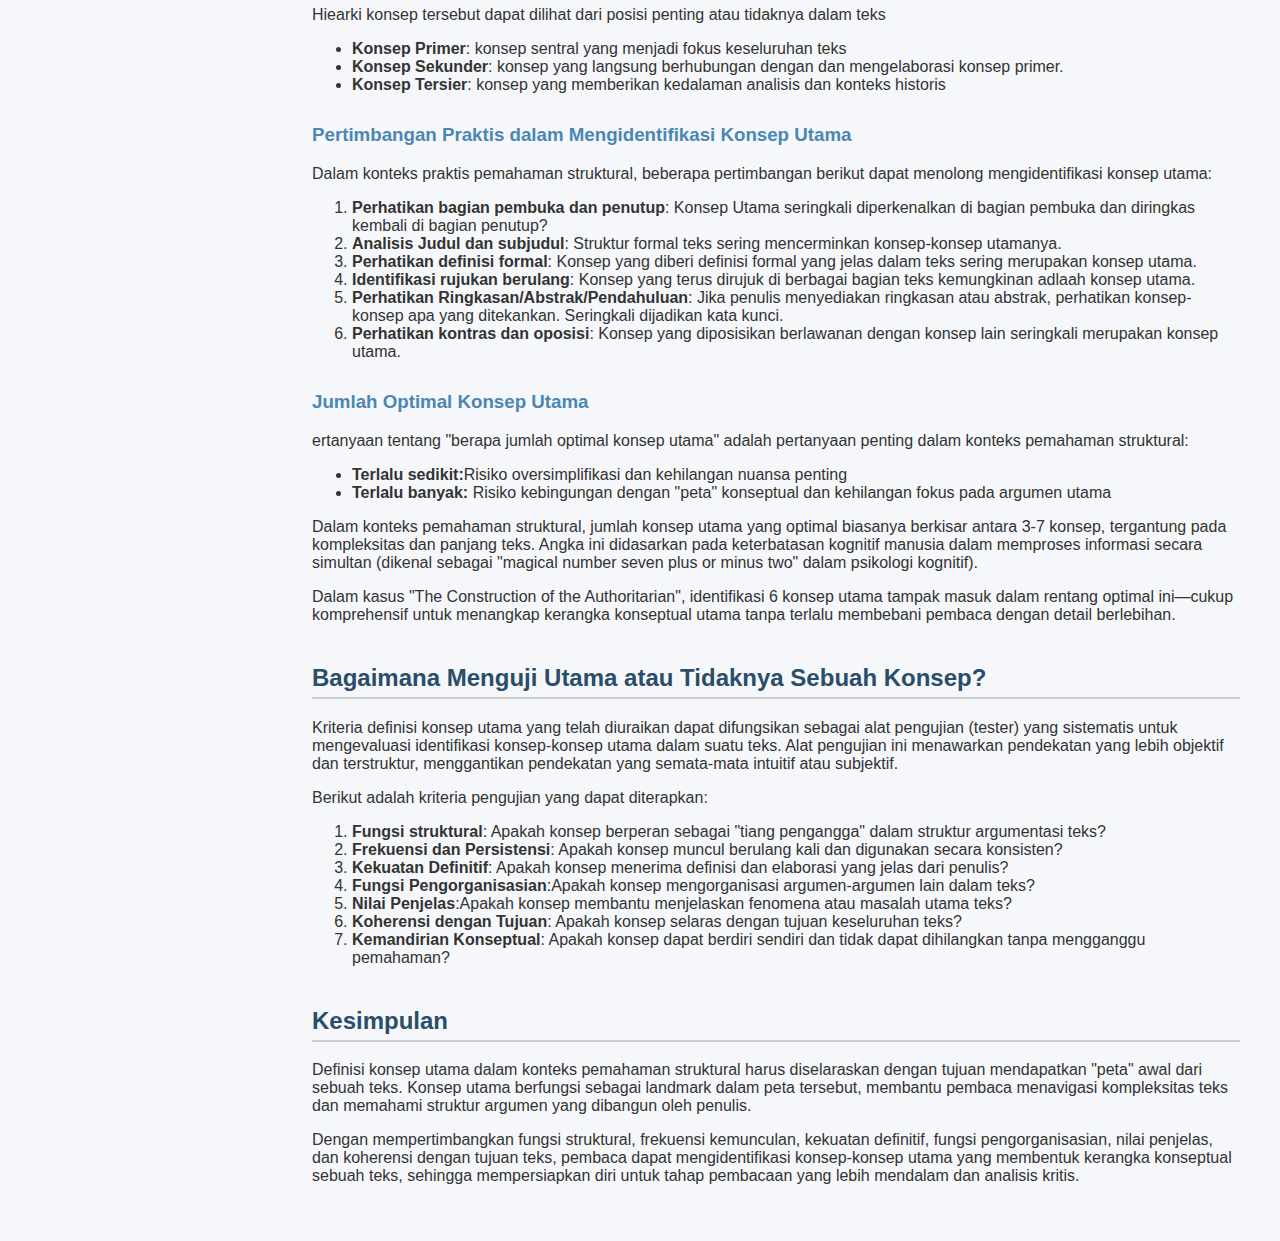
<file: contents/07-definisi-konsep-utama.html>
<!DOCTYPE html>
<html lang="id">
<head>
  <meta charset="UTF-8">
  <meta name="viewport" content="width=device-width, initial-scale=1.0">
  <title>Definisi Konsep Utama dalam Bacaan</title>
  <style>
    @media (max-width: 768px) {
      body {
        flex-direction: column;
      }
      nav {
        width: 100%;
        height: auto;
        max-height: 0;
        overflow: hidden;
        transition: max-height 0.3s ease;
      }
      nav.show {
        max-height: 400px;
      }
      main {
        width: 100%;
        padding: 20px;
      }
      #toc-toggle {
        display: block;
        padding: 10px;
        background-color: #4b86b4;
        color: white;
        text-align: center;
        cursor: pointer;
        font-weight: bold;
      }
    }
    /* Footer */
    .footer {
            text-align: center;
            margin-top: 40px;
            padding: 20px;
            color: #777;
            font-size: 0.9rem;
        }
    @media (min-width: 769px) {
      #toc-toggle {
        display: none;
      }
    }
    body {
      font-family: 'Segoe UI', 'Noto Sans', 'Helvetica Neue', sans-serif;
      margin: 0;
      display: flex;
      background-color: #f5f7fa;
      color: #333;
    }
    nav {
      width: 20%;
      background-color: #eef1f5;
      padding: 20px;
      overflow-y: auto;
      position: sticky;
      top: 0;
      height: 100vh;
      box-shadow: inset -1px 0 0 #ccc;
    }
    main {
      width: 80%;
      padding: 40px;
    }
    h1 {
      color: #1e3c72;
    }
    h2 {
      color: #2a4d69;
      border-bottom: 2px solid #ccc;
      padding-bottom: 5px;
      margin-top: 40px;
    }
    h3 {
      color: #4b86b4;
      margin-top: 30px;
    }
    ul.toc {
      list-style: none;
      padding: 0;
    }
    ul.toc li {
      margin-bottom: 8px;
    }
    ul.toc a {
      font-size: 14px;
      color: #2a4d69;
      text-decoration: none;
      font-weight: bold;
    }
    ul.toc ul {
      margin-left: 15px;
    }
    ul.toc ul a {
      font-size: 13px;
      font-weight: normal;
      color: #4b86b4;
    }
    section {
      scroll-margin-top: 60px;
    }
    pre, code {
      background-color: #e7f2fb;
      padding: 5px;
      display: block;
      overflow-x: auto;
      white-space: pre-wrap;
    }
    table {
      border-collapse: collapse;
      width: 100%;
      margin-top: 10px;
    }
    table, th, td {
      border: 1px solid #ccc;
    }
    th, td {
      padding: 8px;
      text-align: left;
    }
  </style>
</head>
<body>
  <div id="toc-toggle" onclick="toggleTOC()">☰ Daftar Isi</div>
  <nav>
    <h3>Daftar Isi</h3>
<button id="toggleAll" style="margin-bottom: 10px; padding: 5px 10px; cursor: pointer;">Perluas Semua</button>
    <ul class="toc" id="toc-list"></ul>
  </nav>
  <main>
    <article id="content">
      <!-- Mulai Konten -->
      <h1>DEFINISI KONSEP UTAMA DALAM TEKS AKADEMIK</h1>

<p>Pemahaman struktural, sebagai tahap awal dalam proses tiga tahap pembacaan (Pemahaman Struktural, Pembacaan Mendalam, dan Analisis Kritis), bertujuan untuk mendapatkan gambaran umum atau "peta" dari sebuah teks. Dalam konteks ini, identifikasi "konsep utama" menjadi sangat penting karena berfungsi sebagai titik-titik acuan atau landmark dalam peta konseptual tersebut. Pertanyaannya adalah: bagaimana mendefinisikan apa yang dimaksud dengan "konsep utama" agar selaras dengan tujuan pemahaman struktural?</p>

<h2>Definisi Konsep Utama untuk Pemahaman Struktural</h2>
<p>Dalam konteks pemahaman struktural, "konsep utama" dapat didefinisikan sebagai:</p>
<blockquote>Gagasan inti yang berfungsi sebagai batu pijakan untuk memahami keseluruhan argumen teks, yang tanpanya pembaca akan kesulitan memahami alur pemikiran utama, tujuan, atau kerangka teoretis yang dibangun oleh penulis.</blockquote>
<p>Definisi ini mempertimbangkan beberapa aspek penting:</p>
<h3>1. Fungsi Struktural dalam Teks</h3>
<p>Konsep utama memiliki peran struktural yang jelas dalam mengorganisasi argumen teks. Konsep-konsep ini menjadi semacam "tiang penyangga" yang menopang keseluruhan bangunan argumentasi.</p>
<h3>2. Frekuensi dan Persistensi</h3>
<p>Konsep utama cenderung muncul berulang kali sepanjang teks, baik secara eksplisit (disebut langsung) maupun implisit (dirujuk tidak langsung). Konsep-konsep ini terus digunakan, dikembangkan, dan dirujuk di berbagai bagian teks.</p>
<h3>3. Kekuatan Definitif</h3>
<p>Konsep utama sering didefinisikan secara eksplisit oleh penulis. Penulis biasanya mengalokasikan ruang yang cukup untuk mendefinisikan, menjelaskan, dan mengembangkan konsep-konsep ini.</p>
<h3>4. Fungsi Pengorganisasian Argumen</h3>
<p>Konsep utama berfungsi mengorganisasi argumen-argumen lain dalam teks. Konsep-konsep lain seringkali diposisikan dalam hubungannya dengan konsep utama (sebagai penunjang, kontra-argumen, elaborasi, dll.).</p>
<h3>5. Nilai Penjelas</h3>
<p>Konsep utama memiliki nilai penjelas yang tinggi—membantu menjelaskan fenomena atau masalah yang menjadi fokus teks. Tanpa memahami konsep-konsep ini, pembaca akan kesulitan memahami apa yang sebenarnya ingin dijelaskan oleh penulis.</p>
<h3>6. Koherensi dengan Tujuan Teks</h3>
<p>Konsep utama memiliki koherensi yang jelas dengan tujuan keseluruhan teks. Konsep-konsep ini tidak dapat dipisahkan dari apa yang ingin dicapai oleh penulis melalui teksnya.</p>
<h2>Membedakan Konsep Utama dari Konsep Sekunder</h2>
<p>Dalam konteks pemahaman struktural, penting untuk membedakan antara konsep utama dan konsep sekunder:</p>
<h3>Konsep Utama:</h3>
<ul>
    <li>Memiliki kemandirian konseptual (dapat berdiri sendiri)</li>
    <li>Tidak dapat dihilangkan tanpa mengganggu integritas pemahaman teks</li>
    <li>Menjadi rujukan bagi konsep-konsep lain</li>
    <li>Memiliki jangkauan pengaruh yang luas dalam teks</li>
    <li>Sering menjadi basis untuk subtopik atau bagian-bagian utama teks</li>
</ul>
<h3>Konsep Sekunder</h3>
<ul>
    <li>Berfungsi menjelaskan, menguraikan, atau mendukung konsep utama</li>
    <li>Memiliki ruang lingkup pengaruh yang lebih terbatas</li>
    <li>Dapat dihilangkan tanpa mengganggu pemahaman keseluruhan (meski detail akan berkurang)</li>
    <li>Seringkali muncul dalam konteks spesifik atau bagian tertentu dari teks</li>
</ul>
<h3>Hiearki Konsep</h3>
<p>Penting juga untuk mempertimbangkan bahwa tidak semua konsep utama berada pada level hirarki yang sama. Beberapa konsep bersifat lebih fundamental (primer), sementara yang lain bersifat turunan (sekunder atau tersier), meskipun tetap termasuk dalam kategori "konsep utama".</p>
<p>Hiearki konsep tersebut dapat dilihat dari posisi penting atau tidaknya dalam teks</p>
<ul>
    <li><strong>Konsep Primer</strong>: konsep sentral yang menjadi fokus keseluruhan teks</li>
    <li><strong>Konsep Sekunder</strong>: konsep yang langsung berhubungan dengan dan mengelaborasi konsep primer.</li>
    <li><strong>Konsep Tersier</strong>: konsep yang memberikan kedalaman analisis dan konteks historis</li>
</ul>
<h3>Pertimbangan Praktis dalam Mengidentifikasi Konsep Utama</h3>
<p>Dalam konteks praktis pemahaman struktural, beberapa pertimbangan berikut dapat menolong mengidentifikasi konsep utama:</p>
<ol>
    <li><strong>Perhatikan bagian pembuka dan penutup</strong>: Konsep Utama seringkali diperkenalkan di bagian pembuka dan diringkas kembali di bagian penutup?</li>
    <li><strong>Analisis Judul dan subjudul</strong>: Struktur formal teks sering mencerminkan konsep-konsep utamanya.</li>
    <li><strong>Perhatikan definisi formal</strong>: Konsep yang diberi definisi formal yang jelas dalam teks sering merupakan konsep utama.</li>
    <li><strong>Identifikasi rujukan berulang</strong>: Konsep yang terus dirujuk di berbagai bagian teks kemungkinan adlaah konsep utama.</li>
    <li><strong>Perhatikan Ringkasan/Abstrak/Pendahuluan</strong>: Jika penulis menyediakan ringkasan atau abstrak, perhatikan konsep-konsep apa yang ditekankan. Seringkali dijadikan kata kunci.</li>
    <li><strong>Perhatikan kontras dan oposisi</strong>: Konsep yang diposisikan berlawanan dengan konsep lain seringkali merupakan konsep utama.</li>
</ol>
<h3>Jumlah Optimal Konsep Utama</h3>
<p>ertanyaan tentang "berapa jumlah optimal konsep utama" adalah pertanyaan penting dalam konteks pemahaman struktural:</p>
<ul>
    <li><strong>Terlalu sedikit:</strong>Risiko oversimplifikasi dan kehilangan nuansa penting</li>
    <li><strong>Terlalu banyak:</strong> Risiko kebingungan dengan "peta" konseptual dan kehilangan fokus pada argumen utama</li>
</ul>
<p>Dalam konteks pemahaman struktural, jumlah konsep utama yang optimal biasanya berkisar antara 3-7 konsep, tergantung pada kompleksitas dan panjang teks. Angka ini didasarkan pada keterbatasan kognitif manusia dalam memproses informasi secara simultan (dikenal sebagai "magical number seven plus or minus two" dalam psikologi kognitif).</p>
<p>Dalam kasus "The Construction of the Authoritarian", identifikasi 6 konsep utama tampak masuk dalam rentang optimal ini—cukup komprehensif untuk menangkap kerangka konseptual utama tanpa terlalu membebani pembaca dengan detail berlebihan.</p>
<h2>Bagaimana Menguji Utama atau Tidaknya Sebuah Konsep? </h2>
<p>Kriteria definisi konsep utama yang telah diuraikan dapat difungsikan sebagai alat pengujian (tester) yang sistematis untuk mengevaluasi identifikasi konsep-konsep utama dalam suatu teks. Alat pengujian ini menawarkan pendekatan yang lebih objektif dan terstruktur, menggantikan pendekatan yang semata-mata intuitif atau subjektif.</p>
<p>Berikut adalah kriteria pengujian yang dapat diterapkan:</p>
<ol>
    <li><strong>Fungsi struktural</strong>: Apakah konsep berperan sebagai "tiang pengangga" dalam struktur argumentasi teks?</li>
    <li><strong>Frekuensi dan Persistensi</strong>: Apakah konsep muncul berulang kali dan digunakan secara konsisten?</li>
    <li><strong>Kekuatan Definitif</strong>: Apakah konsep menerima definisi dan elaborasi yang jelas dari penulis?</li>
    <li><strong>Fungsi Pengorganisasian</strong>:Apakah konsep mengorganisasi argumen-argumen lain dalam teks?</li>
    <li><strong>Nilai Penjelas</strong>:Apakah konsep membantu menjelaskan fenomena atau masalah utama teks?</li>
    <li><strong>Koherensi dengan Tujuan</strong>: Apakah konsep selaras dengan tujuan keseluruhan teks?</li>
    <li><strong>Kemandirian Konseptual</strong>: Apakah konsep dapat berdiri sendiri dan tidak dapat dihilangkan tanpa mengganggu pemahaman?</li>
</ol>
<h2>Kesimpulan</h2>
<p>Definisi konsep utama dalam konteks pemahaman struktural harus diselaraskan dengan tujuan mendapatkan "peta" awal dari sebuah teks. Konsep utama berfungsi sebagai landmark dalam peta tersebut, membantu pembaca menavigasi kompleksitas teks dan memahami struktur argumen yang dibangun oleh penulis.</p>
<p>Dengan mempertimbangkan fungsi struktural, frekuensi kemunculan, kekuatan definitif, fungsi pengorganisasian, nilai penjelas, dan koherensi dengan tujuan teks, pembaca dapat mengidentifikasi konsep-konsep utama yang membentuk kerangka konseptual sebuah teks, sehingga mempersiapkan diri untuk tahap pembacaan yang lebih mendalam dan analisis kritis.</p>
<!-- Akhir Konten -->
    </article>
  </main>
  <script>
    const tocContainer = document.querySelector('.toc');
    const headings = document.querySelectorAll('#content h2, #content h3');

    headings.forEach(heading => {
      const id = heading.innerText.toLowerCase().replace(/\s+/g, '-').replace(/[^À-ɏ\w\-]+/g, '');
      heading.setAttribute('id', id);

      const a = document.createElement('a');
      a.href = `#${id}`;
      a.textContent = heading.innerText;

      if (heading.tagName === 'H2') {
        const li = document.createElement('li');
        li.appendChild(a);
        tocContainer.appendChild(li);
      } else if (heading.tagName === 'H3') {
        let lastLi = tocContainer.lastElementChild;
        let subList = lastLi?.querySelector('ul');
        if (!subList) {
          subList = document.createElement('ul');
          lastLi.appendChild(subList);
        }
        const subLi = document.createElement('li');
        subLi.appendChild(a);
        subList.appendChild(subLi);
      }
    });
  </script>
<script>
  document.querySelectorAll('.toc > li').forEach(li => {
    const subList = li.querySelector('ul');
    if (subList) {
      const toggle = document.createElement('span');
      toggle.textContent = '▸ ';
      toggle.style.cursor = 'pointer';
      toggle.style.marginRight = '5px';
      toggle.onclick = () => {
        subList.style.display = subList.style.display === 'none' ? 'block' : 'none';
        toggle.textContent = subList.style.display === 'none' ? '▸ ' : '▾ ';
      };
      subList.style.display = 'none';
      const firstLink = li.querySelector('a');
      li.insertBefore(toggle, firstLink);
    }
  });
</script>
<script>
  const toggleAllBtn = document.getElementById('toggleAll');
  let isCollapsed = true;

  toggleAllBtn.addEventListener('click', () => {
    document.querySelectorAll('.toc > li').forEach(li => {
      const subList = li.querySelector('ul');
      const toggle = li.querySelector('span');
      if (subList) {
        subList.style.display = isCollapsed ? 'block' : 'none';
        if (toggle) toggle.textContent = isCollapsed ? '▾ ' : '▸ ';
      }
    });
    toggleAllBtn.textContent = isCollapsed ? 'Tutup Semua' : 'Perluas Semua';
    isCollapsed = !isCollapsed;
  });
</script>
<script>
  function toggleTOC() {
    const nav = document.querySelector('nav');
    nav.classList.toggle('show');
  }
</script>
</body>
</html>
</file>
